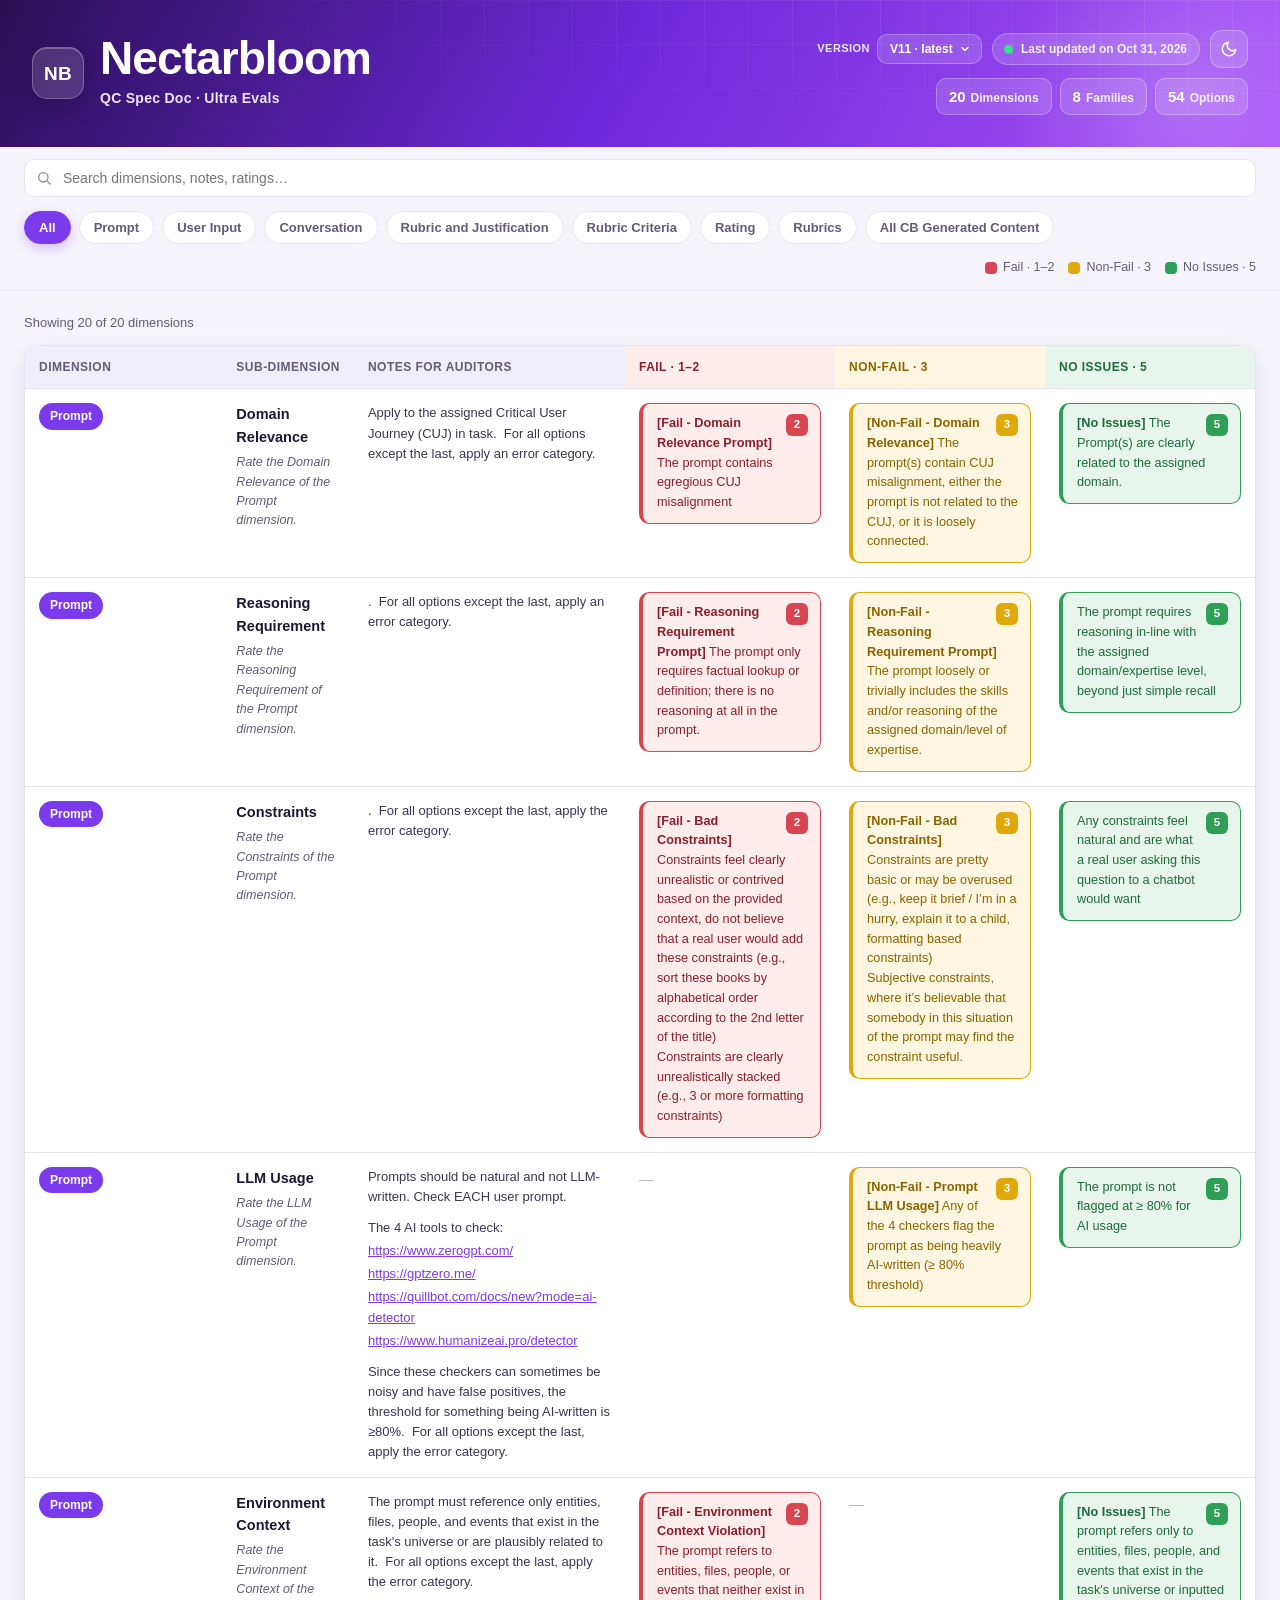
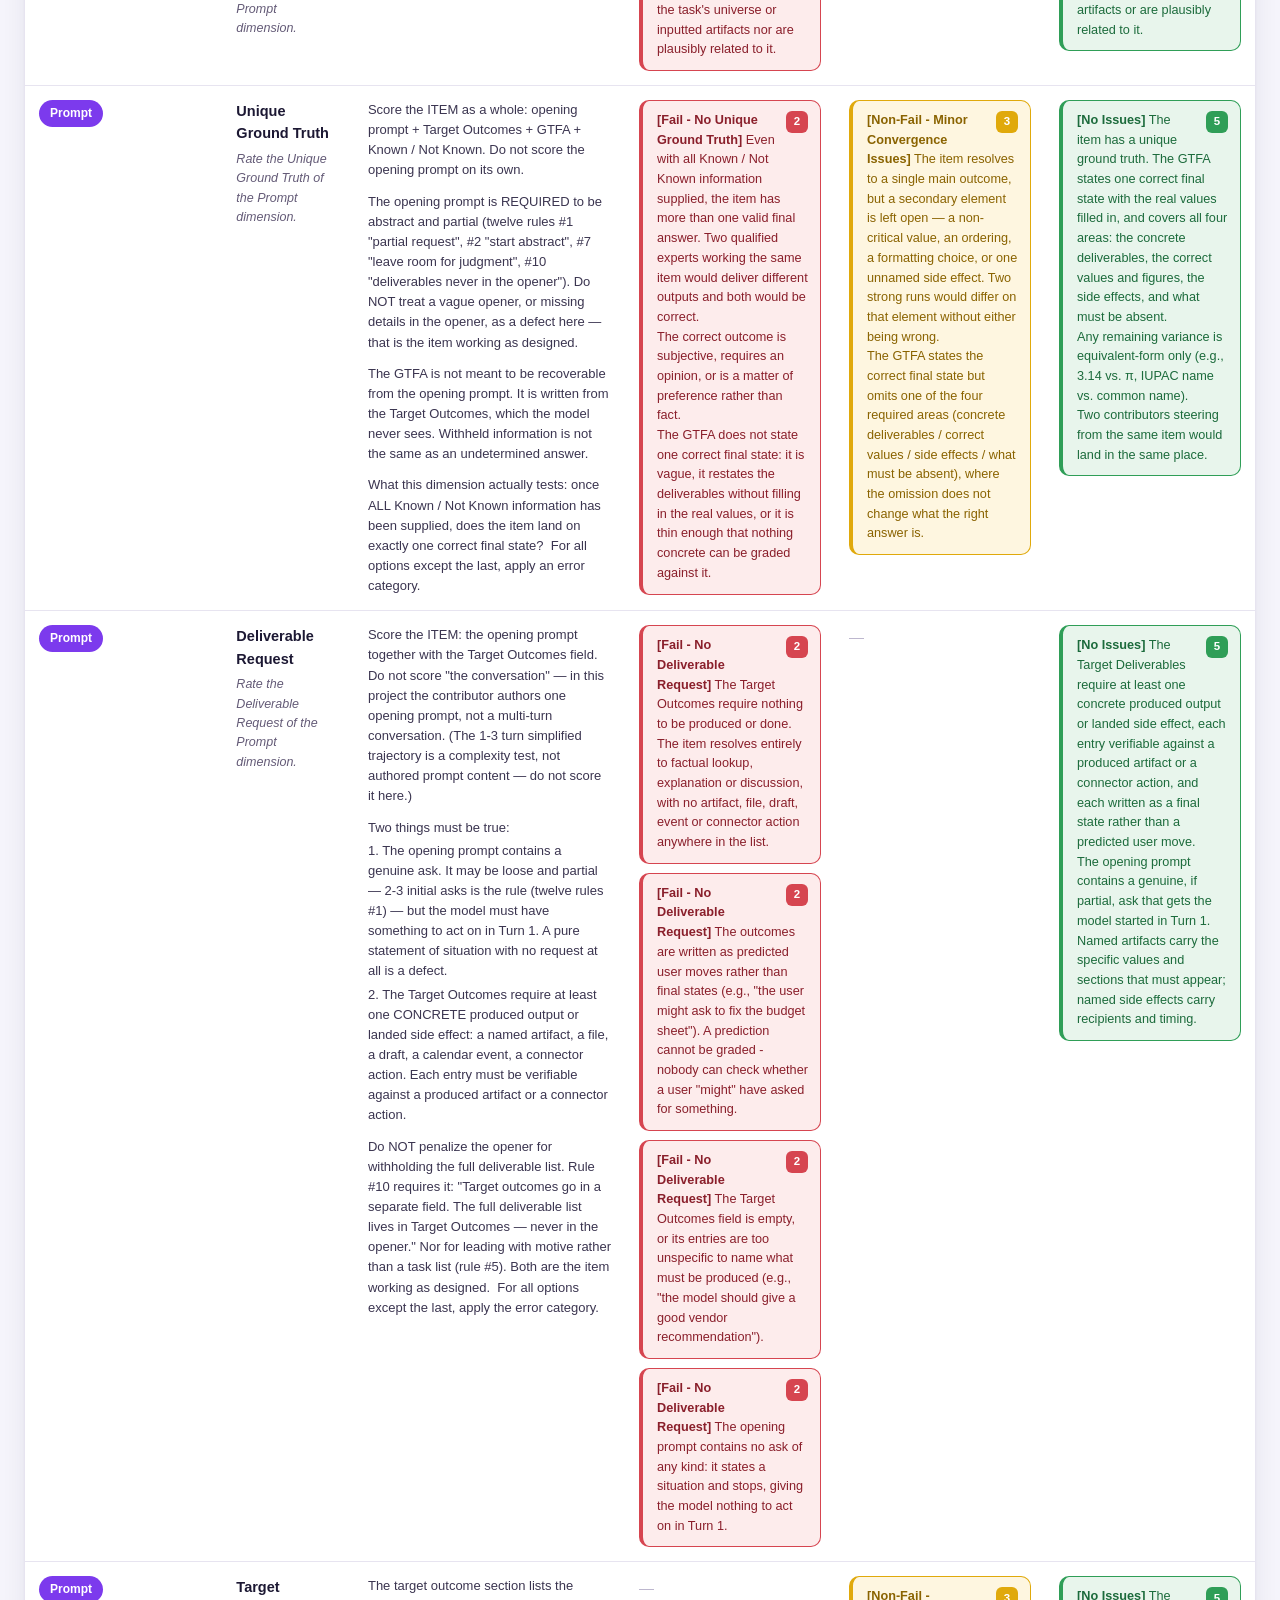
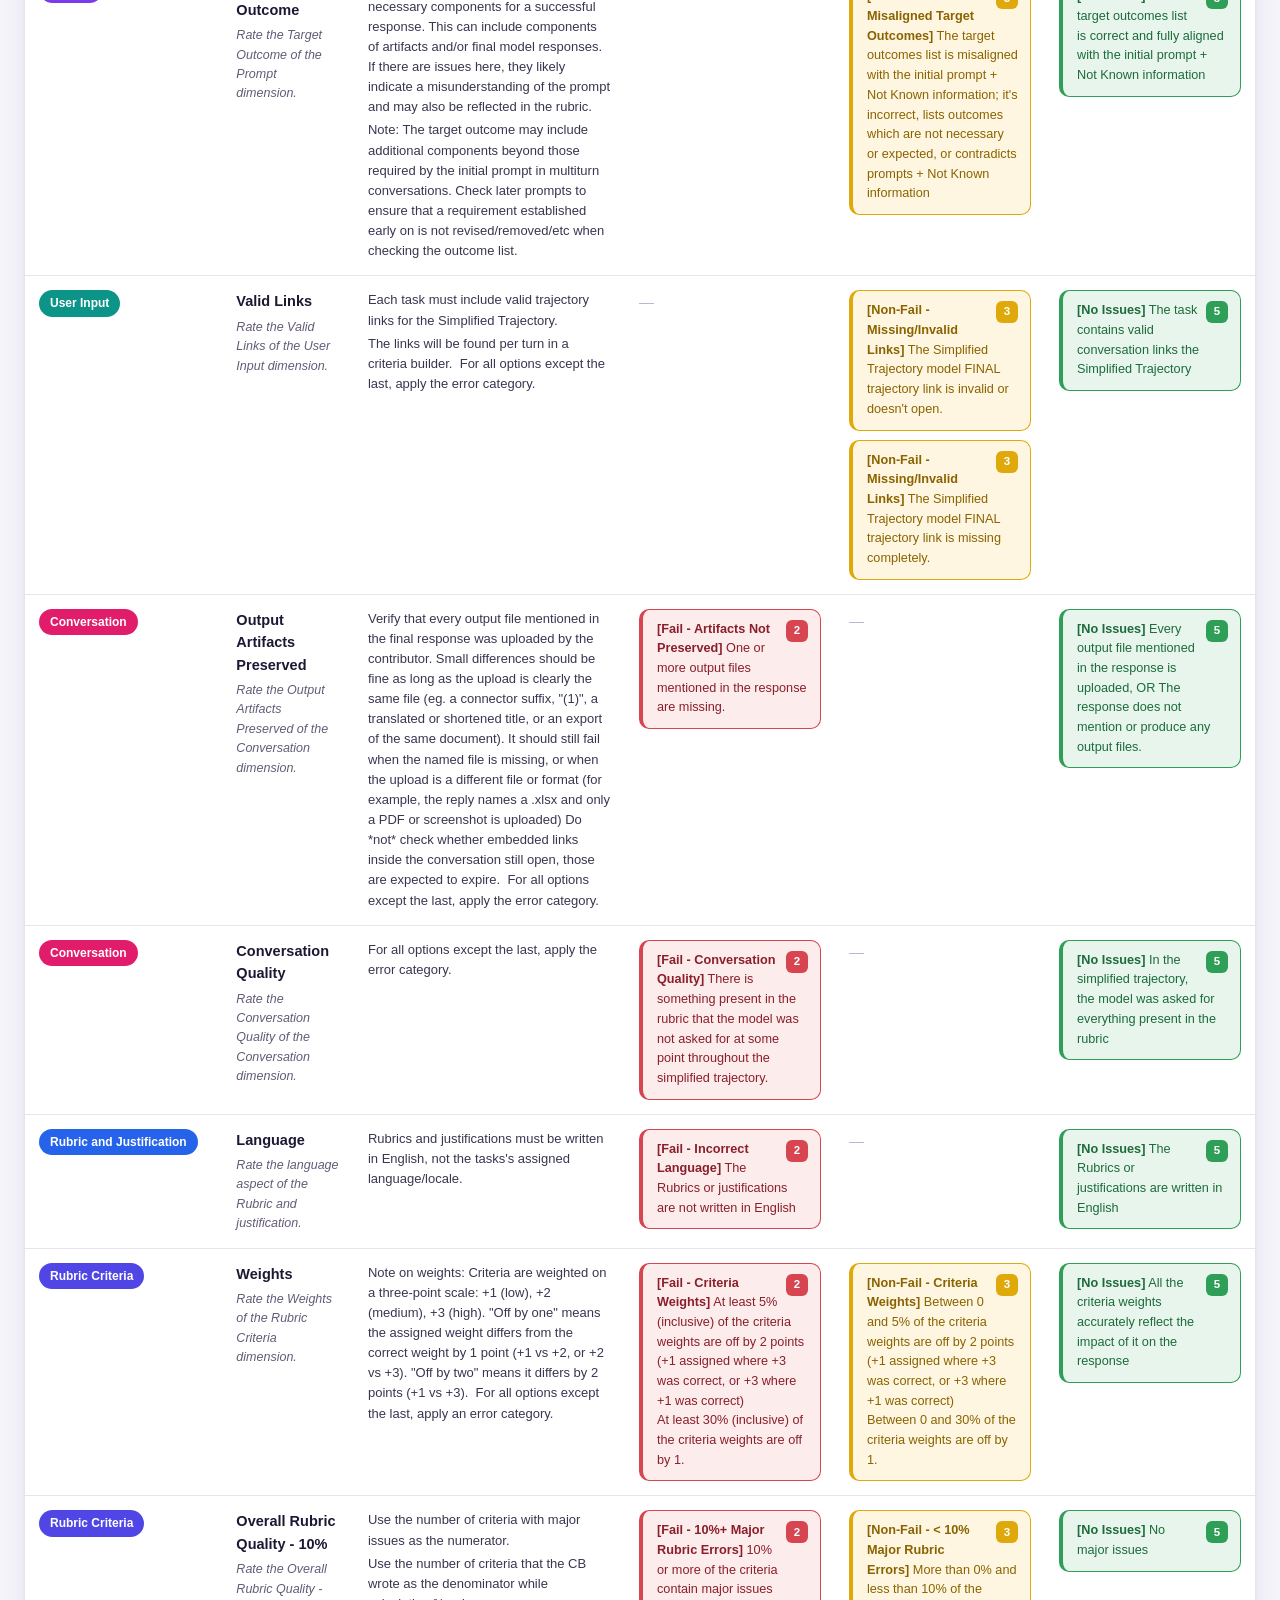
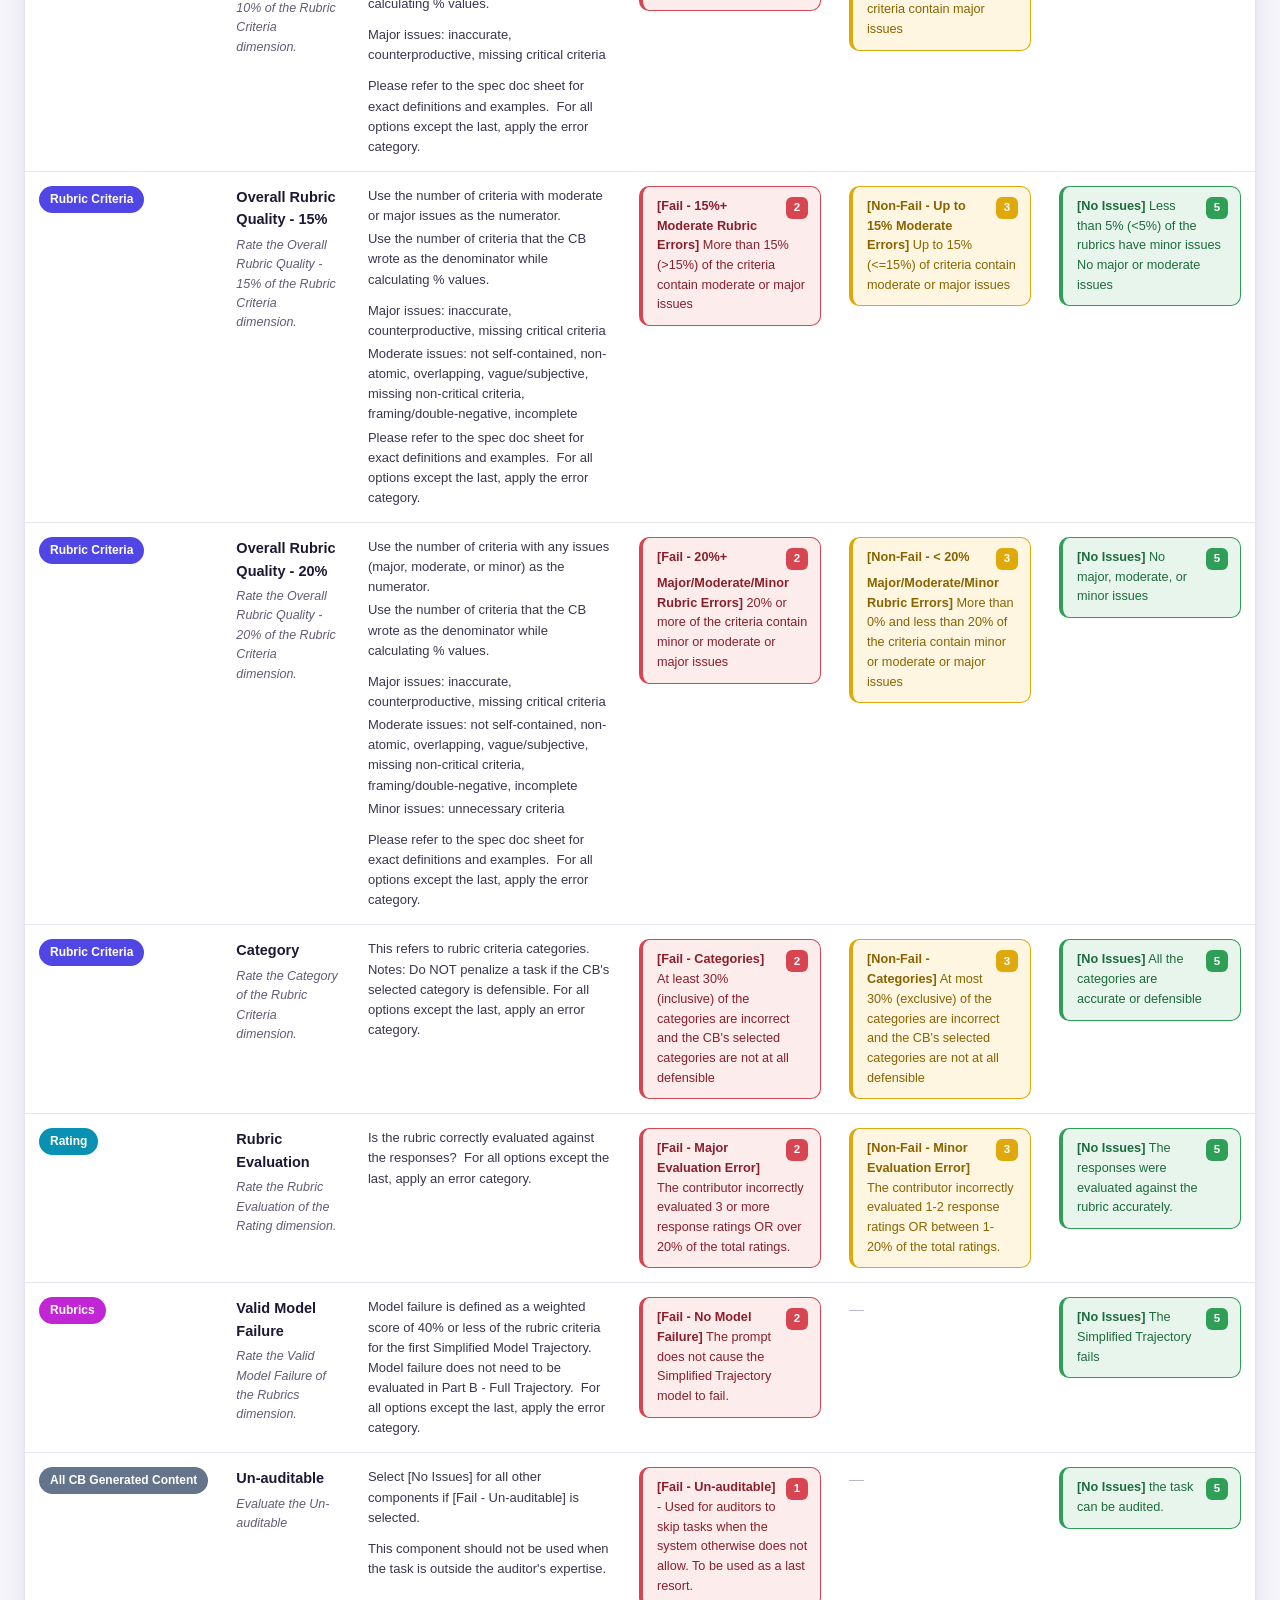
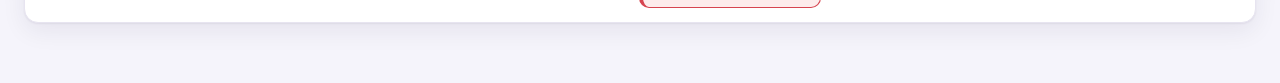
<file: index.html>
<!doctype html>
<html lang="en">
<head>
  <meta charset="utf-8">
  <link rel="icon" type="image/svg+xml" href="data:image/svg+xml,%3Csvg%20xmlns%3D%27http%3A//www.w3.org/2000/svg%27%20viewBox%3D%270%200%2032%2032%27%3E%3Crect%20width%3D%2732%27%20height%3D%2732%27%20rx%3D%277%27%20fill%3D%27%237c3aed%27/%3E%3Ctext%20x%3D%2716%27%20y%3D%2721.5%27%20text-anchor%3D%27middle%27%20font-family%3D%27Arial%2CHelvetica%2Csans-serif%27%20font-size%3D%2715%27%20font-weight%3D%27700%27%20fill%3D%27%23ffffff%27%3ENB%3C/text%3E%3C/svg%3E">
  <meta http-equiv="refresh" content="0; url=./QC-spec%20webite/QC_Spec_Doc.html">
  <link rel="canonical" href="./QC-spec%20webite/QC_Spec_Doc.html">
  <meta name="robots" content="noindex">
  <title>QC Spec Doc — Ultra Evals</title>
  <script>location.replace("./QC-spec%20webite/QC_Spec_Doc.html" + location.search + location.hash);</script>
</head>
<body>
  <p>Redirecting to <a href="./QC-spec%20webite/QC_Spec_Doc.html">QC Spec Doc</a>…</p>
</body>
</html>
</file>
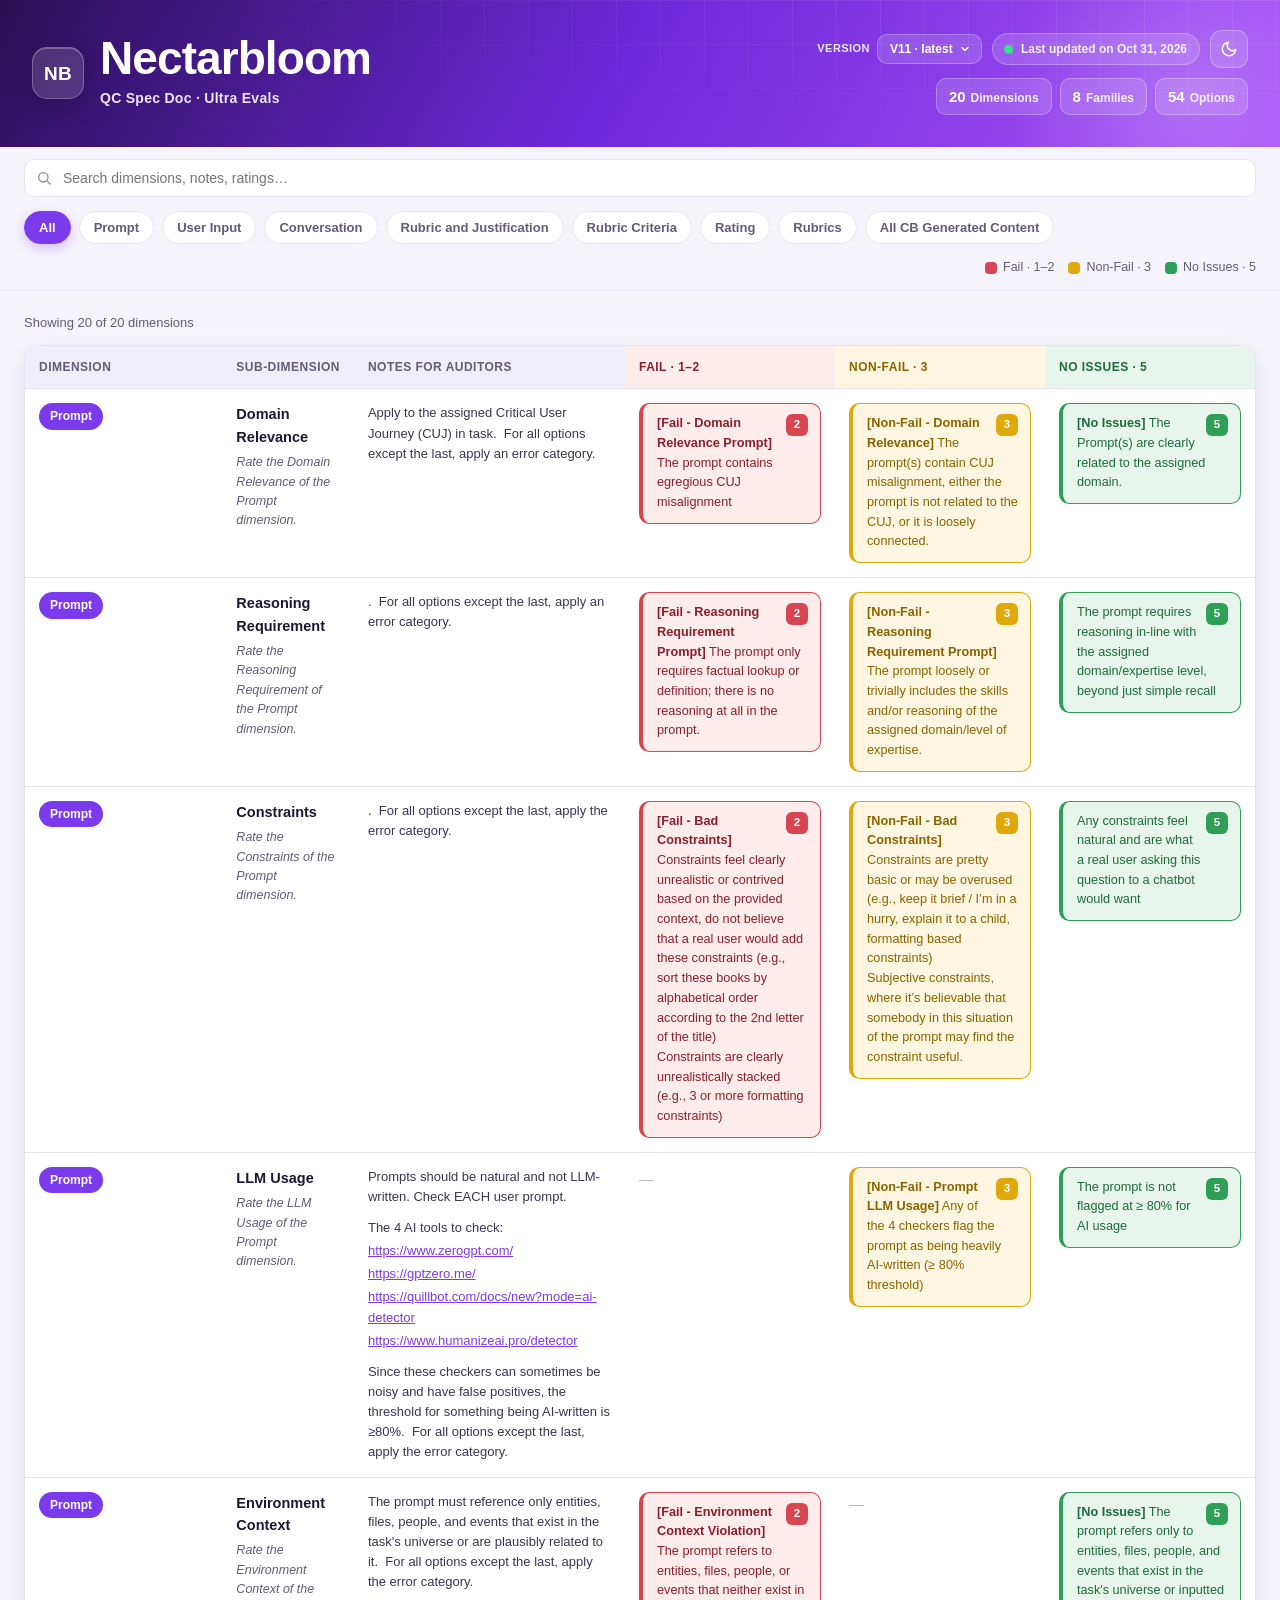
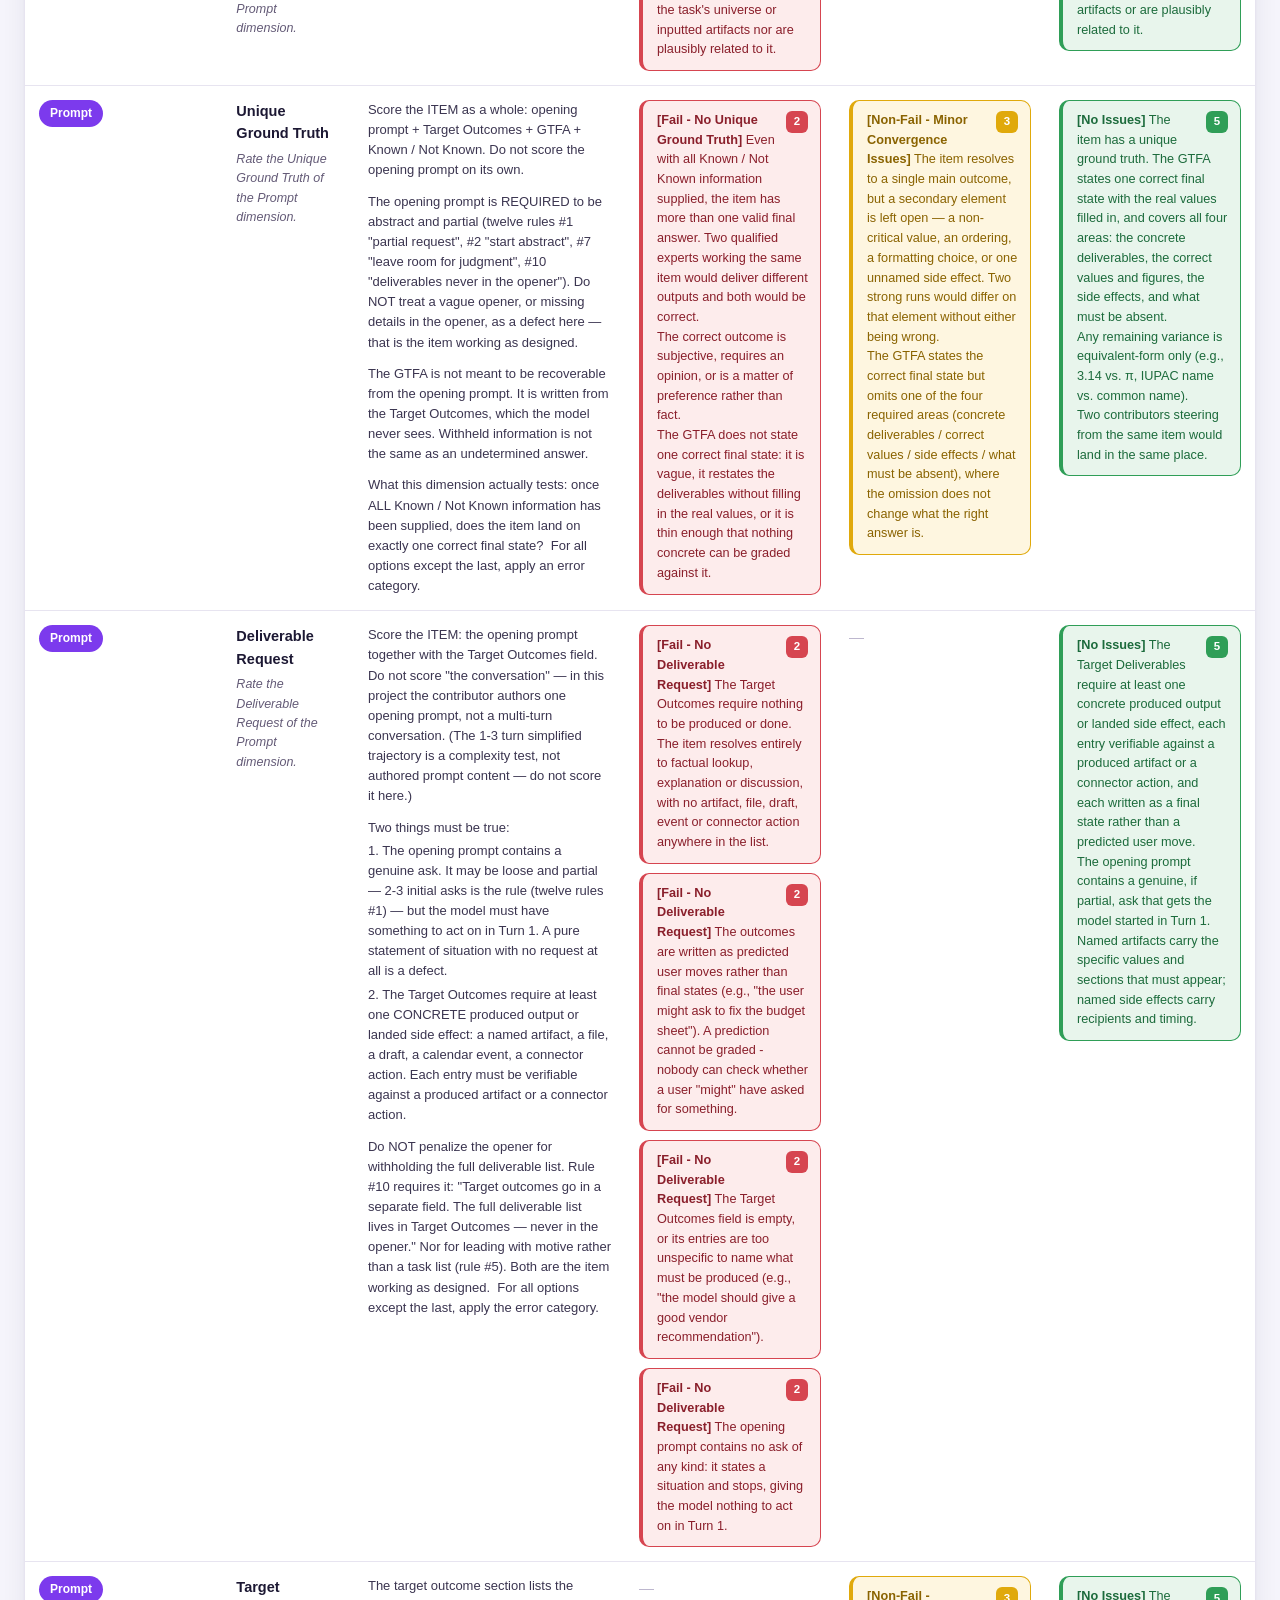
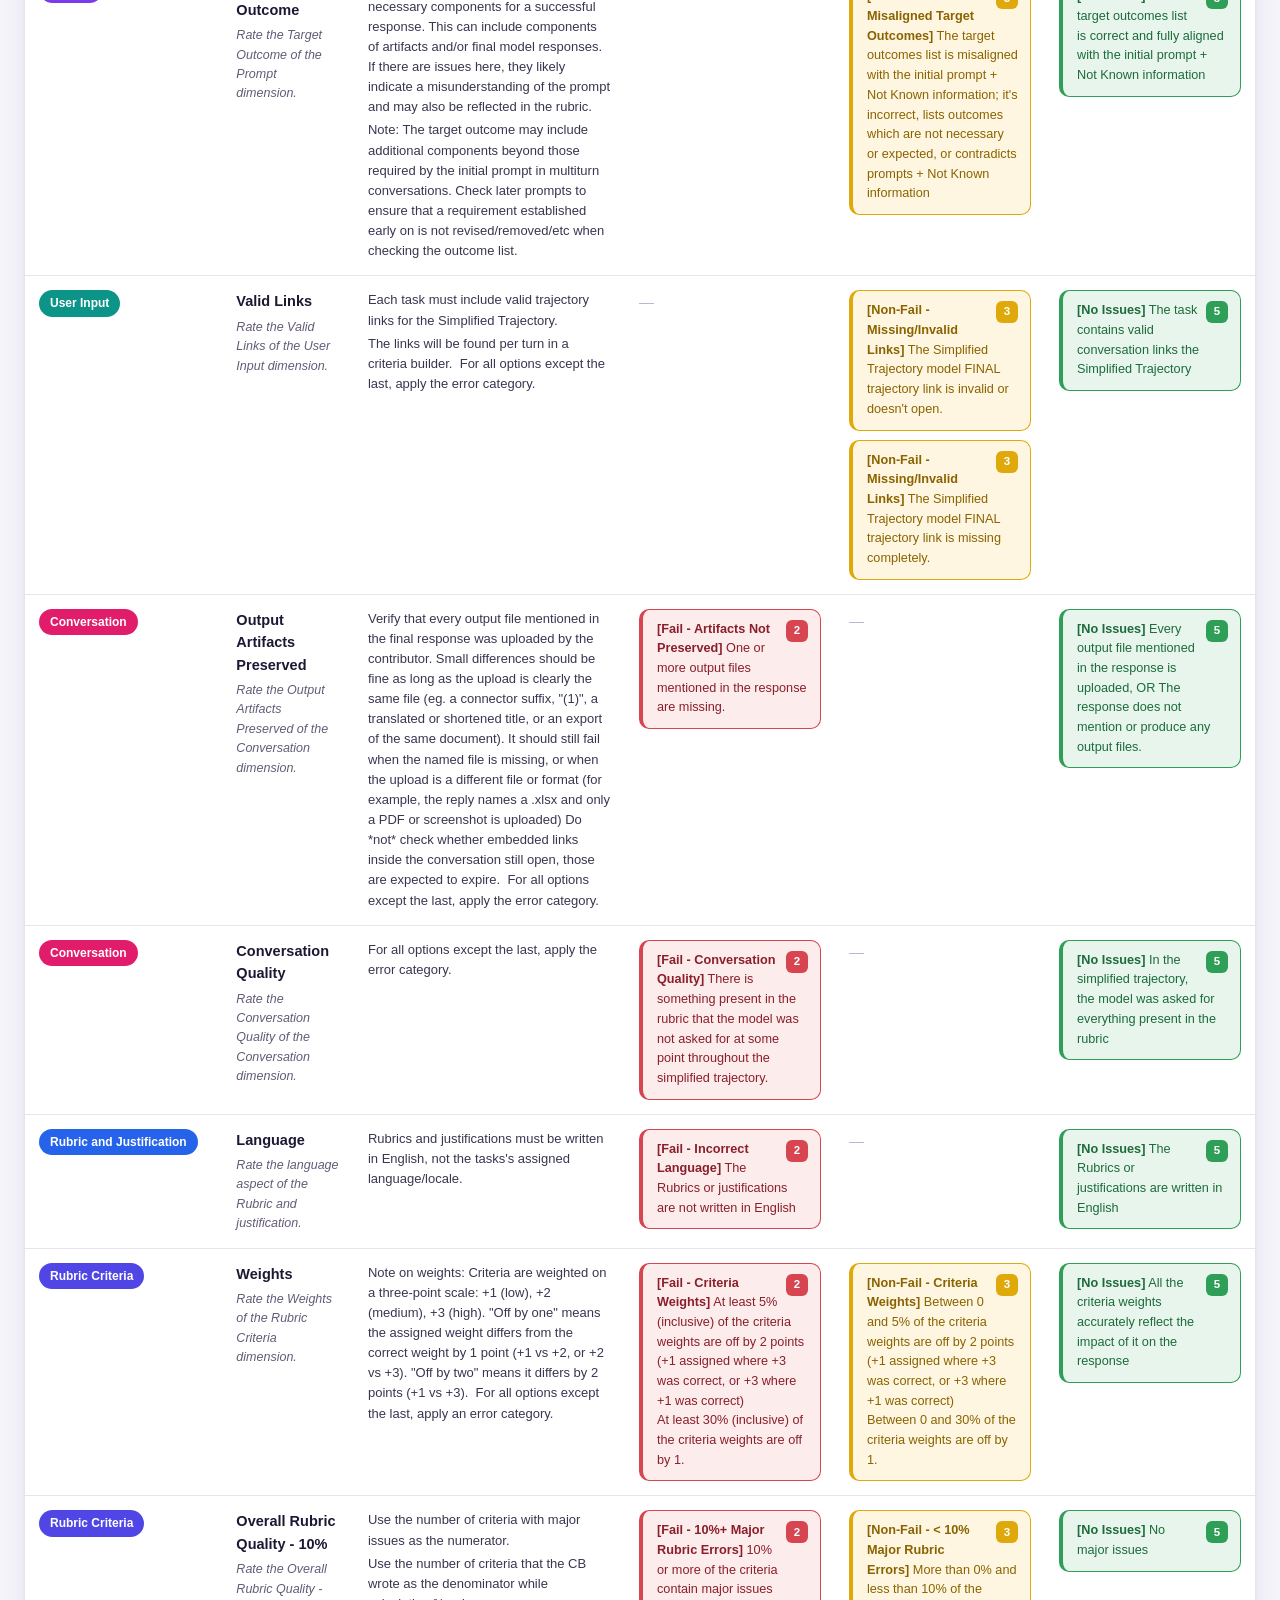
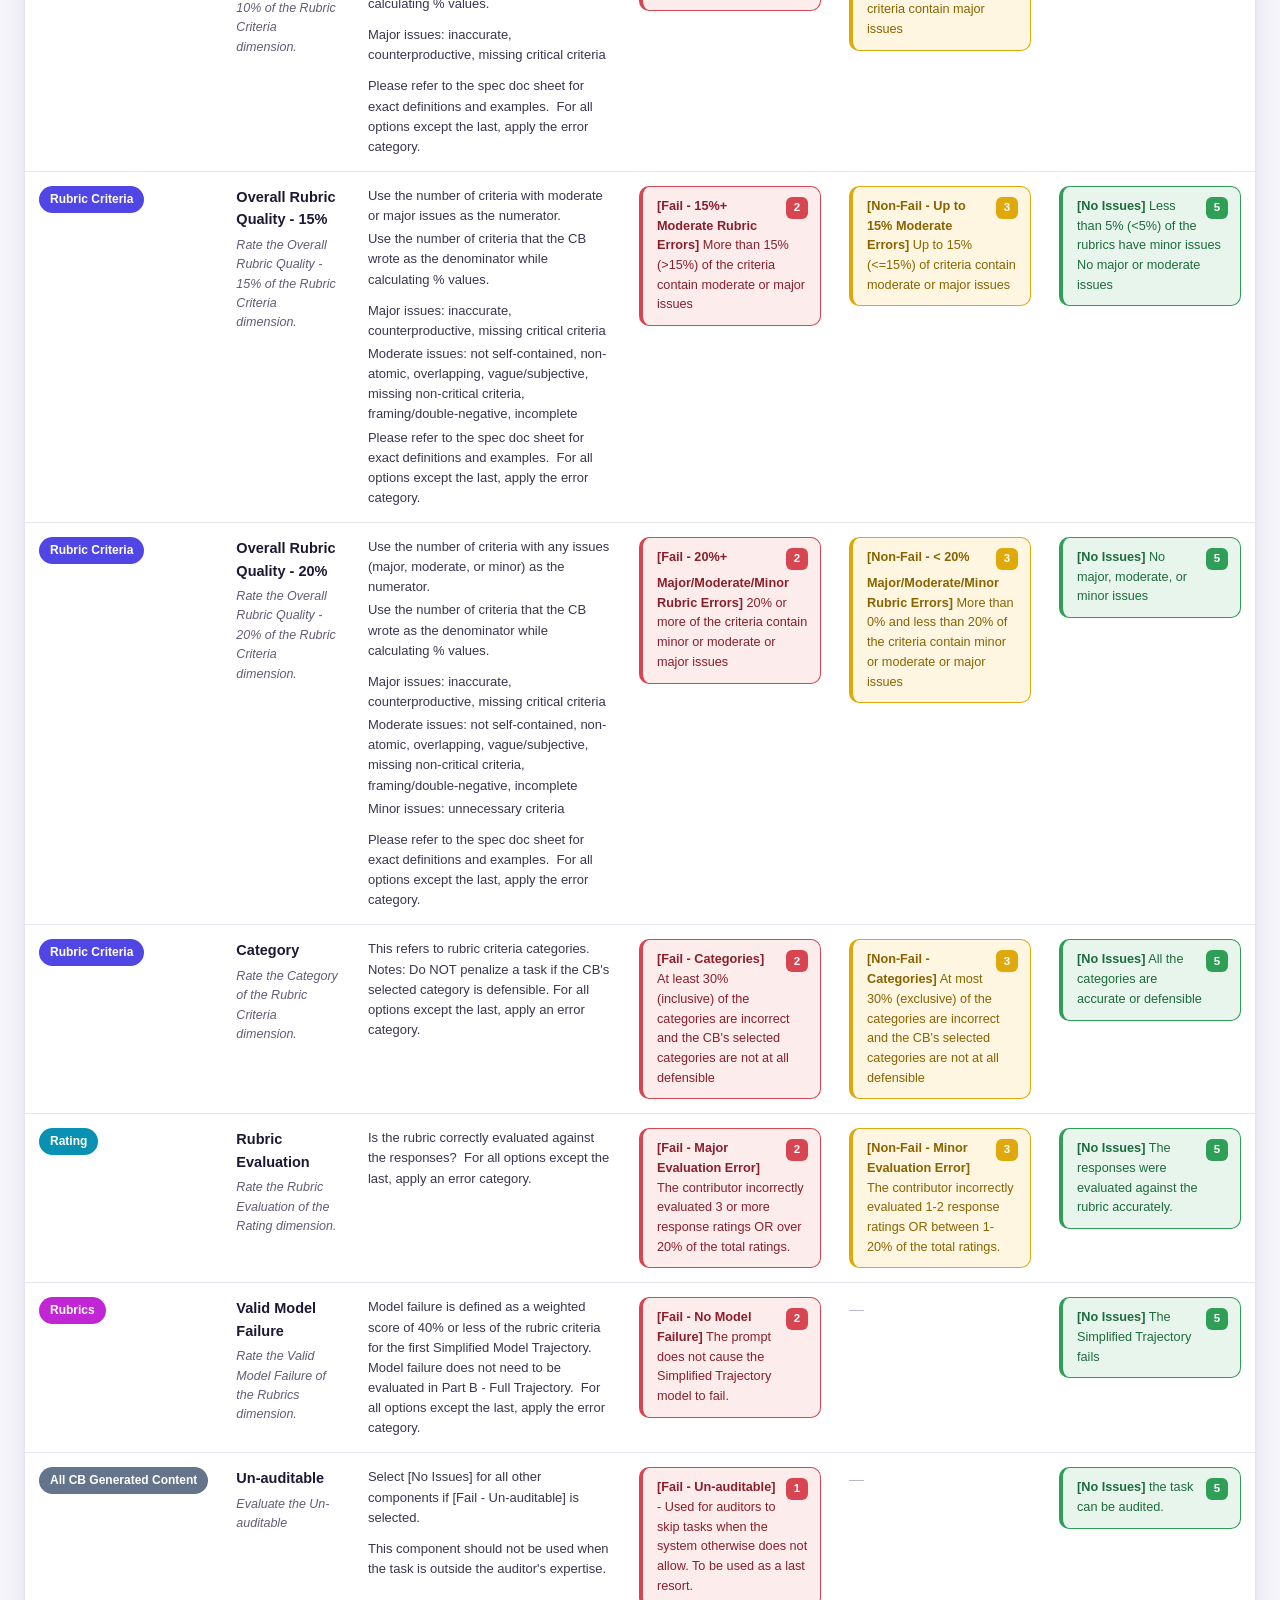
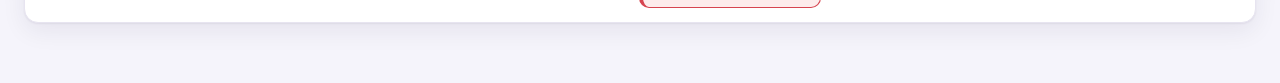
<file: QC-spec webite/index.html>
<!doctype html>
<html lang="en">
<head>
  <meta charset="utf-8">
  <link rel="icon" type="image/svg+xml" href="data:image/svg+xml,%3Csvg%20xmlns%3D%27http%3A//www.w3.org/2000/svg%27%20viewBox%3D%270%200%2032%2032%27%3E%3Crect%20width%3D%2732%27%20height%3D%2732%27%20rx%3D%277%27%20fill%3D%27%237c3aed%27/%3E%3Ctext%20x%3D%2716%27%20y%3D%2721.5%27%20text-anchor%3D%27middle%27%20font-family%3D%27Arial%2CHelvetica%2Csans-serif%27%20font-size%3D%2715%27%20font-weight%3D%27700%27%20fill%3D%27%23ffffff%27%3ENB%3C/text%3E%3C/svg%3E">
  <meta http-equiv="refresh" content="0; url=./QC_Spec_Doc.html">
  <link rel="canonical" href="./QC_Spec_Doc.html">
  <meta name="robots" content="noindex">
  <title>QC Spec Doc — Ultra Evals</title>
  <script>location.replace("./QC_Spec_Doc.html" + location.search + location.hash);</script>
</head>
<body>
  <p>Redirecting to <a href="./QC_Spec_Doc.html">QC Spec Doc</a>…</p>
</body>
</html>
</file>
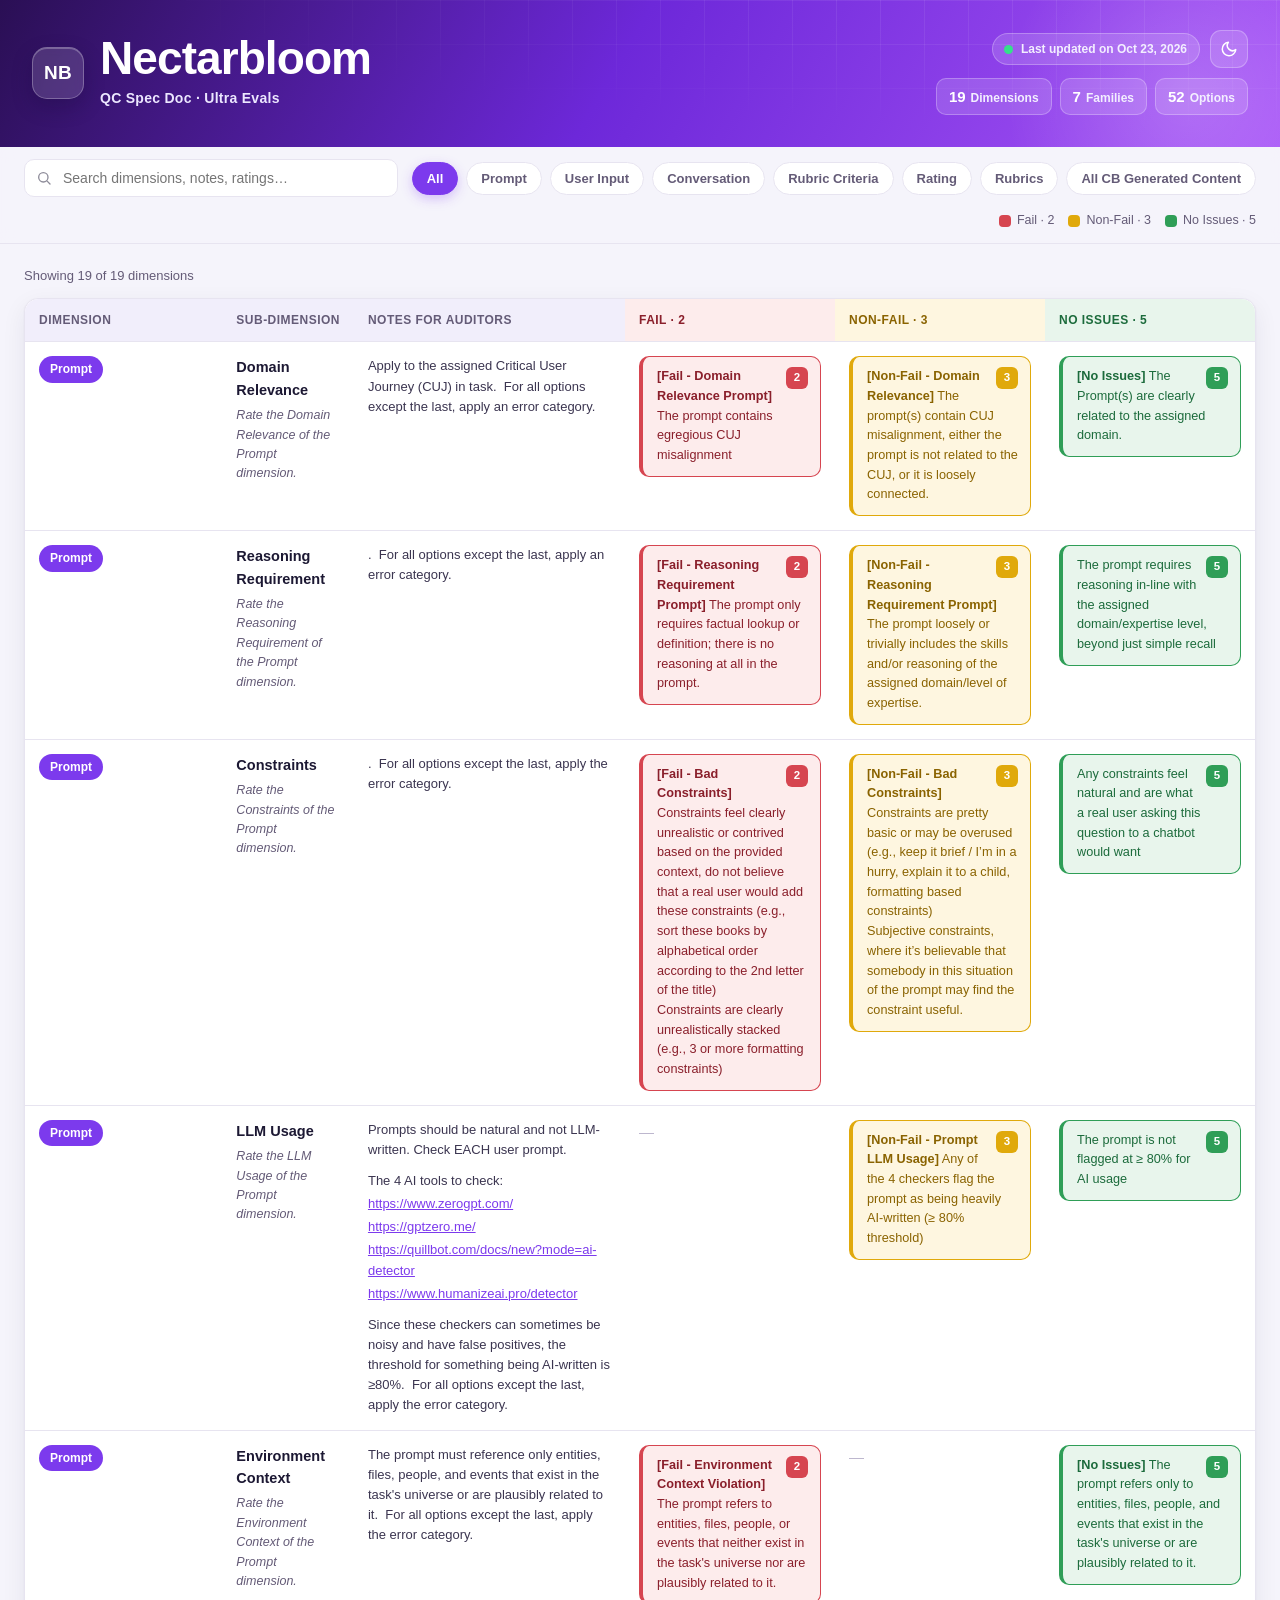
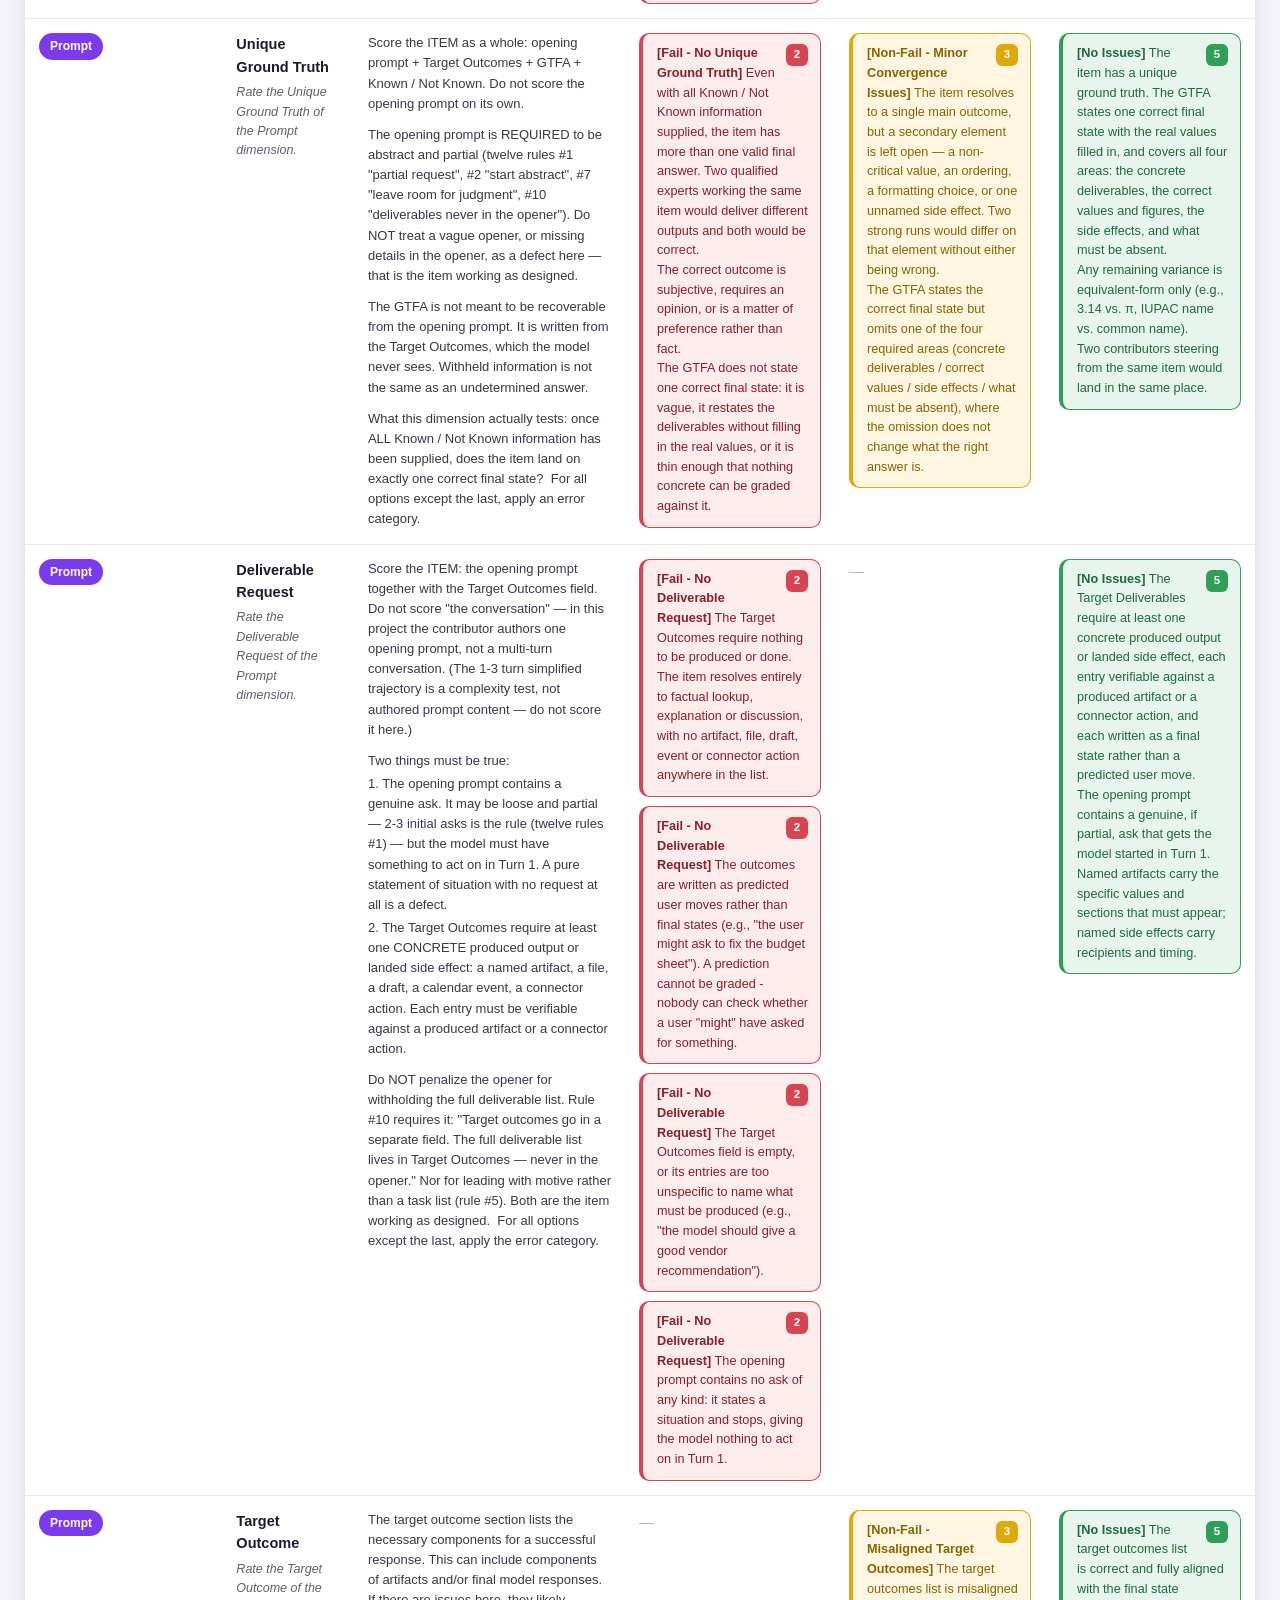
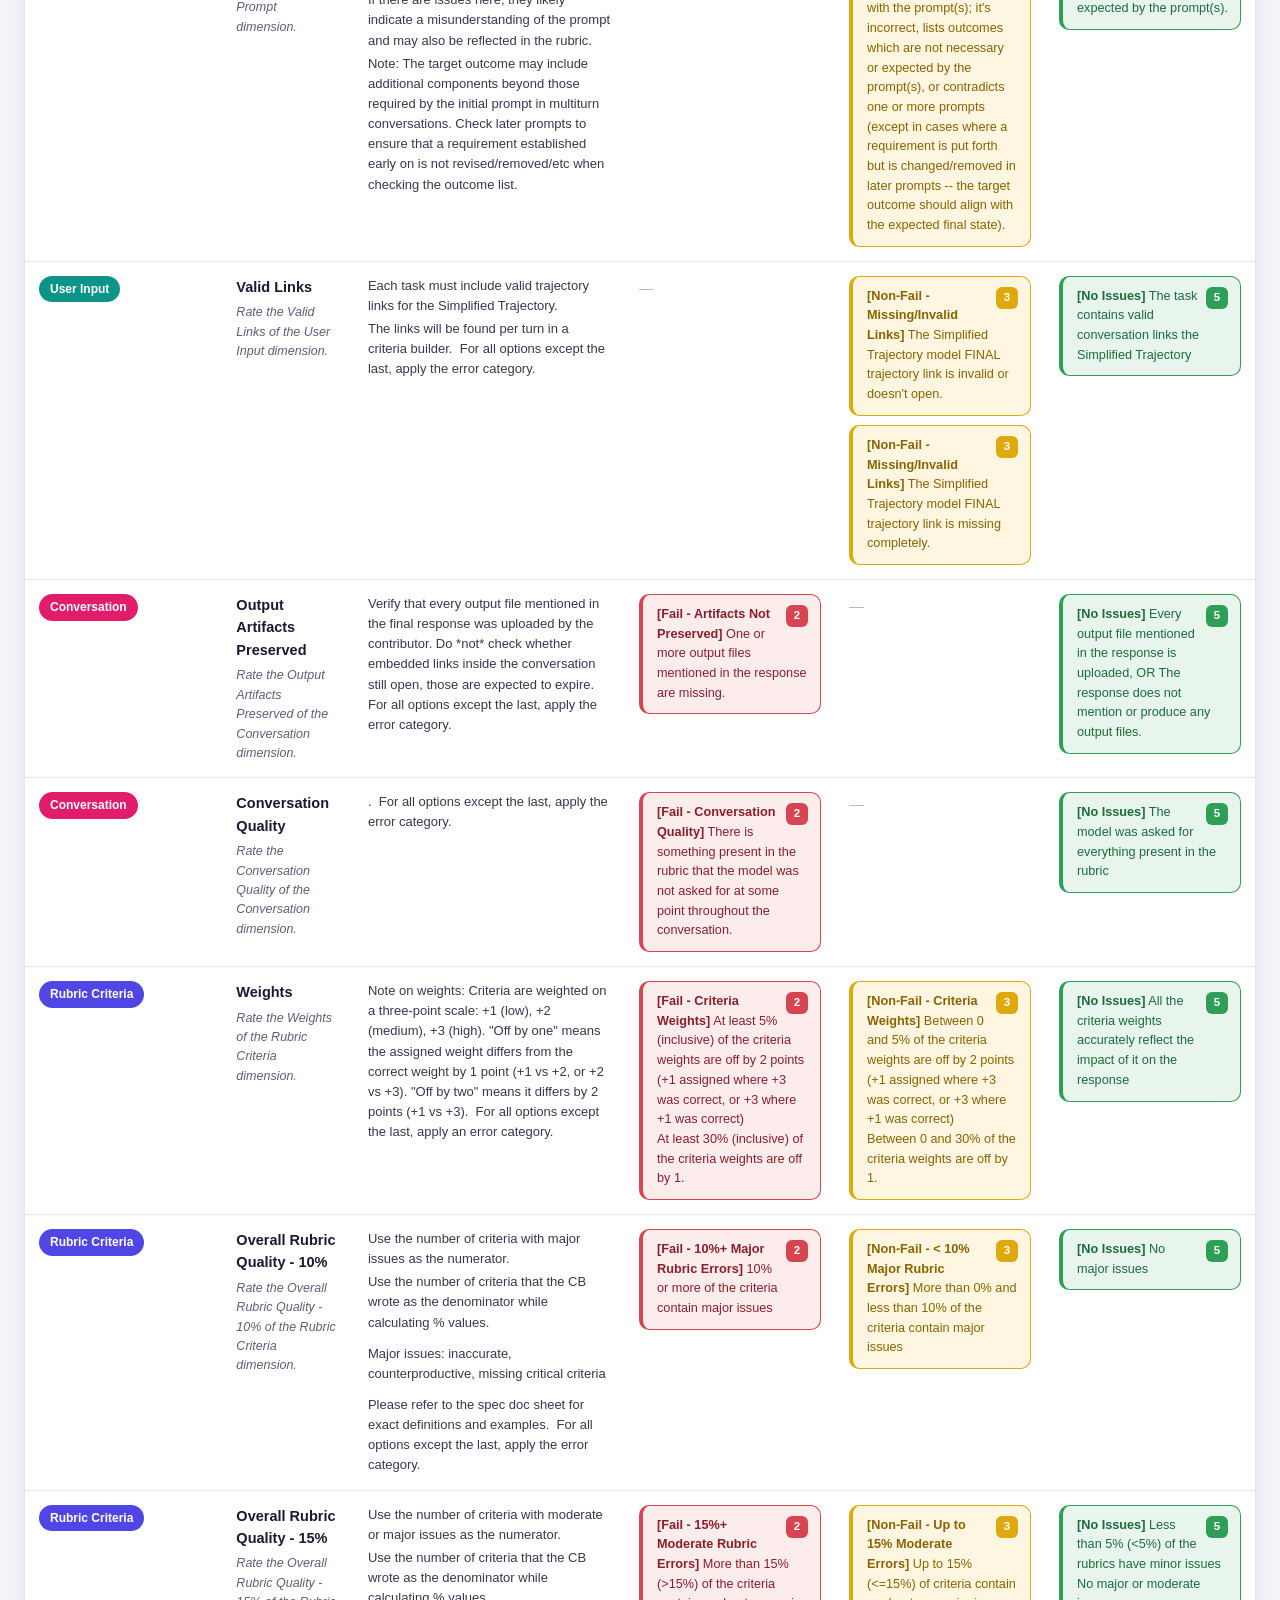
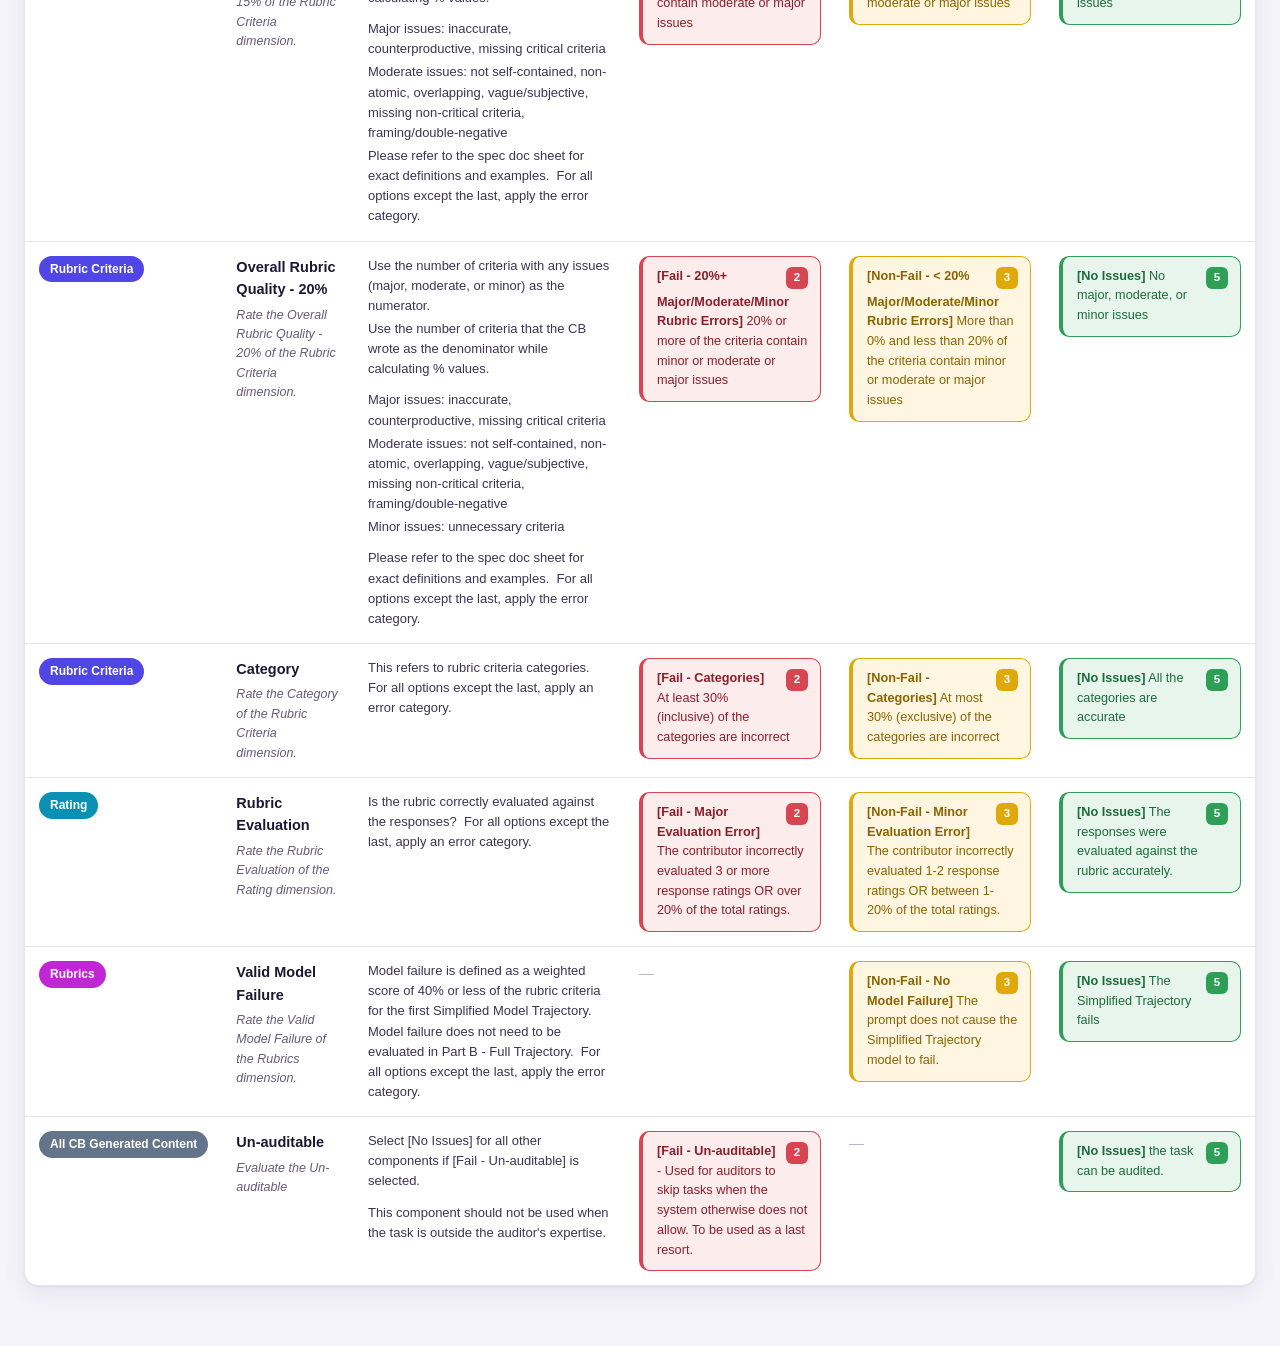
<file: QC_Spec_Doc.html>
<!DOCTYPE html>
<html lang="en">
<head>
<meta charset="utf-8">
<meta name="viewport" content="width=device-width, initial-scale=1">
<title>Nectarbloom (Ultra Evals) — QC Specification</title>
<style>

  :root {
    --bg: #f5f4fb;
    --panel: #ffffff;
    --ink: #1c1833;
    --muted: #645b77;
    --line: #e7e4f0;
    --brand: #7c3aed;
    --brand-2: #a855f7;
    --brand-ring: rgba(124,58,237,.18);
    --brand-glow: rgba(124,58,237,.28);
    --fail-bg: #fdecec; --fail-line: #d64550; --fail-ink: #8a1f2b;
    --warn-bg: #fef6e0; --warn-line: #e0a90b; --warn-ink: #8a6300;
    --pass-bg: #e8f5ec; --pass-line: #2f9e57; --pass-ink: #1c6b3c;
    --shadow: 0 1px 2px rgba(30,20,60,.06), 0 8px 24px rgba(30,20,60,.07);
    --thead-bg: #f1eefb;
    --h12-bg: #fdecec; --h34-bg: #fef6e0; --h5-bg: #e8f5ec;
    --toolbar-bg: rgba(245,244,251,.92);
    --hover: #faf8ff;
    --input-bg: #ffffff;
    --chip-bg: #ffffff;
    --notes-ink: #3b3550;
    --notes-strong: #241f3a;
    --empty-ink: #bdb7ce;
    --hero-sub: #ece7ff;
    --hero-grad: linear-gradient(120deg, #2a0f54 0%, #6d28d9 48%, #a855f7 100%);
    --hero-tile: rgba(255,255,255,.14);
    --hero-tile-line: rgba(255,255,255,.26);
    --hero-grid: rgba(255,255,255,.07);
  }
  html[data-theme="dark"] {
    --bg: #0e0f1a;
    --panel: #171826;
    --ink: #e9e7f5;
    --muted: #9b94b4;
    --line: #272637;
    --brand: #a78bfa;
    --brand-2: #c4b5fd;
    --brand-ring: rgba(167,139,250,.25);
    --brand-glow: rgba(167,139,250,.30);
    --fail-bg: rgba(214,69,80,.16); --fail-line: #e26770; --fail-ink: #ffb9bd;
    --warn-bg: rgba(224,169,11,.16); --warn-line: #e4ba42; --warn-ink: #ffdd93;
    --pass-bg: rgba(47,158,87,.18); --pass-line: #49c67d; --pass-ink: #9ee9bb;
    --shadow: 0 1px 2px rgba(0,0,0,.5), 0 10px 30px rgba(0,0,0,.4);
    --thead-bg: #1d1d2e;
    --h12-bg: rgba(214,69,80,.15); --h34-bg: rgba(224,169,11,.15); --h5-bg: rgba(47,158,87,.16);
    --toolbar-bg: rgba(14,15,26,.86);
    --hover: #1d1e2f;
    --input-bg: #12121f;
    --chip-bg: #1b1b2a;
    --notes-ink: #c4bed8;
    --notes-strong: #ece9f8;
    --empty-ink: #565070;
    --hero-sub: #ece7ff;
    --hero-grad: linear-gradient(120deg, #1e0b3d 0%, #5b21b6 48%, #7c3aed 100%);
    --hero-tile: rgba(255,255,255,.12);
    --hero-tile-line: rgba(255,255,255,.22);
    --hero-grid: rgba(255,255,255,.06);
  }
  * { box-sizing: border-box; }
  html { scroll-behavior: smooth; }
  body {
    margin: 0; background: var(--bg); color: var(--ink);
    font: 15px/1.55 -apple-system, BlinkMacSystemFont, "Segoe UI", Roboto, Helvetica, Arial, sans-serif;
    -webkit-font-smoothing: antialiased; text-rendering: optimizeLegibility;
  }
  a { color: var(--brand); }

  header.top {
    position: relative; overflow: hidden; color: #fff;
    background: var(--hero-grad); padding: 30px 32px 32px;
  }
  header.top::before {
    content: ""; position: absolute; inset: 0; pointer-events: none;
    background:
      linear-gradient(var(--hero-grid) 1px, transparent 1px),
      linear-gradient(90deg, var(--hero-grid) 1px, transparent 1px);
    background-size: 44px 44px, 44px 44px;
    -webkit-mask-image: radial-gradient(120% 120% at 100% 0, #000 30%, transparent 75%);
            mask-image: radial-gradient(120% 120% at 100% 0, #000 30%, transparent 75%);
  }
  header.top::after {
    content: ""; position: absolute; right: -120px; bottom: -160px; width: 420px; height: 420px;
    pointer-events: none; border-radius: 50%;
    background: radial-gradient(circle, rgba(255,255,255,.18), transparent 62%);
  }
  .top-inner {
    position: relative; z-index: 1; max-width: 1500px; margin: 0 auto;
    display: flex; align-items: center; justify-content: space-between; gap: 22px; flex-wrap: wrap;
  }
  .brand { display: flex; align-items: center; gap: 16px; min-width: 0; }
  .logo {
    flex: none; width: 52px; height: 52px; border-radius: 15px;
    display: grid; place-items: center; font-weight: 800; font-size: 19px; letter-spacing: .01em;
    background: var(--hero-tile); border: 1px solid var(--hero-tile-line);
    box-shadow: inset 0 1px 0 rgba(255,255,255,.25), 0 8px 20px rgba(20,8,50,.25);
    -webkit-backdrop-filter: blur(4px); backdrop-filter: blur(4px);
  }
  .brand-text { min-width: 0; }
  .hero-title {
    margin: 0; font-weight: 800; line-height: 1; letter-spacing: -.02em;
    font-size: clamp(28px, 4vw, 46px);
  }
  .hero-sub {
    margin: 7px 0 0; font-weight: 600; color: var(--hero-sub);
    font-size: clamp(12px, 1.4vw, 14px); letter-spacing: .02em;
  }
  .hero-meta { display: flex; flex-direction: column; align-items: flex-end; gap: 10px; }
  .hero-row { display: flex; align-items: center; gap: 10px; }
  .theme-toggle {
    width: 38px; height: 38px; border-radius: 11px; cursor: pointer; color: #fff;
    display: grid; place-items: center;
    background: var(--hero-tile); border: 1px solid var(--hero-tile-line);
    transition: background .18s, transform .18s;
  }
  .theme-toggle:hover { background: rgba(255,255,255,.24); transform: translateY(-1px); }
  .theme-toggle svg { display: none; }
  html[data-theme="light"] .theme-toggle .i-moon { display: block; }
  html[data-theme="dark"]  .theme-toggle .i-sun  { display: block; }
  .updated {
    display: inline-flex; align-items: center; gap: 8px; white-space: nowrap;
    padding: 6px 12px 6px 11px; border-radius: 999px;
    background: var(--hero-tile); border: 1px solid var(--hero-tile-line);
    color: #f3efff; font-size: 12px; font-weight: 600;
  }
  .live-dot {
    width: 9px; height: 9px; border-radius: 50%; background: #34e08a; flex: none;
    box-shadow: 0 0 0 0 rgba(52,224,138,.7); animation: pulse 1.5s ease-in-out infinite;
  }
  @keyframes pulse {
    0%   { box-shadow: 0 0 0 0 rgba(52,224,138,.65); opacity: 1; }
    70%  { box-shadow: 0 0 0 8px rgba(52,224,138,0); opacity: .45; }
    100% { box-shadow: 0 0 0 0 rgba(52,224,138,0); opacity: 1; }
  }
  @media (prefers-reduced-motion: reduce) { .live-dot { animation: none; } }
  .stats { display: flex; gap: 8px; flex-wrap: wrap; justify-content: flex-end; }
  .stat {
    display: inline-flex; align-items: baseline; gap: 5px;
    padding: 6px 12px; border-radius: 10px;
    background: var(--hero-tile); border: 1px solid var(--hero-tile-line); color: #f3efff;
    font-size: 12px; font-weight: 600;
  }
  .stat strong { font-size: 15px; font-weight: 800; color: #fff; }
  @media (max-width: 760px) {
    .top-inner { align-items: flex-start; }
    .hero-meta { align-items: flex-start; width: 100%; }
    .stats { justify-content: flex-start; }
  }

  .toolbar {
    position: sticky; top: 0; z-index: 30; background: var(--toolbar-bg);
    backdrop-filter: saturate(1.4) blur(8px); border-bottom: 1px solid var(--line);
    padding: 12px 24px;
  }
  .toolbar-inner { max-width: 1500px; margin: 0 auto; display: flex; gap: 14px; flex-wrap: wrap; align-items: center; }
  .search { flex: 1 1 280px; position: relative; min-width: 220px; }
  .search input {
    width: 100%; padding: 10px 14px 10px 38px; border: 1px solid var(--line);
    border-radius: 10px; font-size: 14px; background: var(--input-bg); color: var(--ink);
    outline: none; transition: border-color .18s, box-shadow .18s;
  }
  .search input:focus { border-color: var(--brand); box-shadow: 0 0 0 3px var(--brand-ring); }
  .search svg { position: absolute; left: 12px; top: 50%; transform: translateY(-50%); opacity: .5; }
  .chips { display: flex; gap: 8px; flex-wrap: wrap; }
  .chip-btn {
    border: 1px solid var(--line); background: var(--chip-bg); color: var(--muted);
    padding: 8px 14px; border-radius: 999px; font-size: 13px; font-weight: 600;
    cursor: pointer; transition: all .16s ease;
  }
  .chip-btn:hover { border-color: var(--brand); color: var(--brand); }
  .chip-btn.active { background: var(--brand); border-color: var(--brand); color: #fff; box-shadow: 0 4px 12px var(--brand-glow); }
  .legend { display: flex; gap: 14px; flex-wrap: wrap; margin-left: auto; align-items: center; font-size: 12.5px; color: var(--muted); }
  .legend span { display: inline-flex; align-items: center; gap: 6px; }
  .dot { width: 12px; height: 12px; border-radius: 4px; display: inline-block; }
  .dot.fail { background: var(--fail-line); }
  .dot.warn { background: var(--warn-line); }
  .dot.pass { background: var(--pass-line); }

  main { max-width: 1500px; margin: 22px auto 60px; padding: 0 24px; }
  .count { color: var(--muted); font-size: 13px; margin: 0 0 12px; }

  .table-wrap { background: var(--panel); border: 1px solid var(--line); border-radius: 14px; box-shadow: var(--shadow); }
  table { width: 100%; border-collapse: collapse; }
  thead th {
    position: sticky; top: var(--thead-top, 64px); z-index: 15; text-align: left; font-size: 12px;
    letter-spacing: .04em; text-transform: uppercase; color: var(--muted);
    background: var(--thead-bg); padding: 12px 14px; border-bottom: 1px solid var(--line); white-space: nowrap;
  }
  thead th:first-child { border-top-left-radius: 14px; }
  thead th:last-child { border-top-right-radius: 14px; }
  thead th.h12 { background: var(--h12-bg); color: var(--fail-ink); }
  thead th.h34 { background: var(--h34-bg); color: var(--warn-ink); }
  thead th.h5  { background: var(--h5-bg); color: var(--pass-ink); }
  tbody td { padding: 14px; border-bottom: 1px solid var(--line); vertical-align: top; }
  tbody tr { transition: background .14s ease; }
  tbody tr:hover { background: var(--hover); }
  tbody tr:last-child td { border-bottom: none; }

  .c-dim { width: 132px; }
  .c-sub { width: 190px; }
  .c-notes { width: 30%; min-width: 260px; }
  .c-opts { width: 17%; min-width: 210px; }

  .badge { display: inline-block; padding: 4px 11px; border-radius: 999px; font-size: 12px; font-weight: 700; color: #fff; white-space: nowrap; }
  .fam-prompt { background: #7c3aed; }
  .fam-user-input { background: #0d9488; }
  .fam-conversation { background: #e11d6b; }
  .fam-rubric-criteria { background: #4f46e5; }
  .fam-rating { background: #0891b2; }
  .fam-rubrics { background: #c026d3; }
  .fam-all-cb-generated-content { background: #64748b; }

  .sub-title { font-weight: 700; font-size: 14.5px; color: var(--ink); }
  .qtext { margin-top: 5px; font-size: 12.5px; color: var(--muted); font-style: italic; }
  .notes-body { font-size: 13px; color: var(--notes-ink); }
  .note-para { margin: 0 0 11px; }
  .note-para:last-child { margin-bottom: 0; }
  .note-line { white-space: pre-wrap; }
  .note-line + .note-line { margin-top: 3px; }
  .note-list { margin: 7px 0; }
  .note-li { white-space: pre-wrap; padding-left: 18px; text-indent: -12px; margin: 4px 0; }
  .notes-body strong { font-weight: 700; color: var(--notes-strong); letter-spacing: .01em; }
  .empty { color: var(--empty-ink); }

  .opt {
    position: relative; border-radius: 10px; padding: 10px 12px 10px 14px; margin-bottom: 9px;
    border: 1px solid transparent; border-left-width: 4px; font-size: 12.7px;
  }
  .opt:last-child { margin-bottom: 0; }
  .opt .opt-text { white-space: pre-wrap; }
  .opt .opt-label { font-weight: 800; }
  .opt .chip {
    display: inline-flex; align-items: center; justify-content: center; float: right;
    min-width: 22px; height: 22px; padding: 0 6px; margin: 0 0 4px 8px; border-radius: 6px;
    font-weight: 800; font-size: 11.5px; color: #fff;
  }
  .opt.fail { background: var(--fail-bg); border-color: var(--fail-line); color: var(--fail-ink); }
  .opt.fail .chip { background: var(--fail-line); }
  .opt.warn { background: var(--warn-bg); border-color: var(--warn-line); color: var(--warn-ink); }
  .opt.warn .chip { background: var(--warn-line); }
  .opt.pass { background: var(--pass-bg); border-color: var(--pass-line); color: var(--pass-ink); }
  .opt.pass .chip { background: var(--pass-line); }

  .no-results { display: none; padding: 40px; text-align: center; color: var(--muted); }

  .tbody { animation: fade .4s ease both; }
  @keyframes fade { from { opacity: 0; } to { opacity: 1; } }

  @media (max-width: 980px) {
    thead { display: none; }
    table, tbody, tr, td { display: block; width: 100%; }
    tbody tr { border: 1px solid var(--line); border-radius: 12px; margin: 14px; box-shadow: var(--shadow); overflow: hidden; }
    tbody tr:hover { background: var(--panel); }
    tbody td { border-bottom: 1px solid var(--line); padding: 12px 14px; }
    tbody td:last-child { border-bottom: none; }
    td[data-label]::before {
      content: attr(data-label); display: block; font-size: 11px; font-weight: 700;
      letter-spacing: .04em; text-transform: uppercase; color: var(--muted); margin-bottom: 7px;
    }
    .c-dim, .c-sub, .c-notes, .c-opts { width: auto; min-width: 0; }
    .col-12[data-label]::before { color: var(--fail-ink); }
    .col-34[data-label]::before { color: var(--warn-ink); }
    .col-5[data-label]::before { color: var(--pass-ink); }
    .toolbar { position: static; }
    thead th { top: 0; }
  }
  @media (max-width: 620px) {
    header.top { padding: 22px 16px; }
    .toolbar, main { padding-left: 14px; padding-right: 14px; }
    .legend { margin-left: 0; }
  }

</style>
<script>
(function(){try{var s=localStorage.getItem('qc-theme');var d=s||((window.matchMedia&&matchMedia('(prefers-color-scheme: dark)').matches)?'dark':'light');document.documentElement.setAttribute('data-theme',d);}catch(e){document.documentElement.setAttribute('data-theme','light');}})();
</script>
</head>
<body>
<header class="top">
  <div class="top-inner">
    <div class="brand">
      <div class="logo">NB</div>
      <div class="brand-text">
        <h1 class="hero-title">Nectarbloom</h1>
        <div class="hero-sub">QC Spec Doc · Ultra Evals</div>
      </div>
    </div>
    <div class="hero-meta">
      <div class="hero-row">
        <div class="updated"><span class="live-dot"></span><span id="lastUpdated">Last updated on Oct 23, 2026</span></div>
        <button class="theme-toggle" id="themeToggle" type="button" title="Toggle light / dark" aria-label="Toggle light / dark">
          <svg class="i-sun" width="18" height="18" viewBox="0 0 24 24" fill="none" stroke="currentColor" stroke-width="2" stroke-linecap="round" stroke-linejoin="round"><circle cx="12" cy="12" r="4"/><path d="M12 2v2M12 20v2M4.9 4.9l1.4 1.4M17.7 17.7l1.4 1.4M2 12h2M20 12h2M4.9 19.1l1.4-1.4M17.7 6.3l1.4-1.4"/></svg>
          <svg class="i-moon" width="18" height="18" viewBox="0 0 24 24" fill="none" stroke="currentColor" stroke-width="2" stroke-linecap="round" stroke-linejoin="round"><path d="M21 12.8A9 9 0 1 1 11.2 3a7 7 0 0 0 9.8 9.8z"/></svg>
        </button>
      </div>
      <div class="stats">
        <span class="stat"><strong>19</strong> Dimensions</span>
        <span class="stat"><strong>7</strong> Families</span>
        <span class="stat"><strong>52</strong> Options</span>
      </div>
    </div>
  </div>
</header>

<div class="toolbar">
  <div class="toolbar-inner">
    <div class="search">
      <svg width="16" height="16" viewBox="0 0 24 24" fill="none" stroke="currentColor" stroke-width="2" stroke-linecap="round"><circle cx="11" cy="11" r="7"/><path d="M21 21l-4.3-4.3"/></svg>
      <input id="q" type="search" placeholder="Search dimensions, notes, ratings&hellip;" autocomplete="off">
    </div>
    <div class="chips" id="chips"></div>
    <div class="legend">
      <span><i class="dot fail"></i>Fail &middot; 2</span>
      <span><i class="dot warn"></i>Non-Fail &middot; 3</span>
      <span><i class="dot pass"></i>No Issues &middot; 5</span>
    </div>
  </div>
</div>

<main>
  <p class="count" id="count"></p>
  <div class="table-wrap">
    <table>
      <thead>
        <tr>
          <th class="c-dim">Dimension</th>
          <th class="c-sub">Sub-Dimension</th>
          <th class="c-notes">Notes for Auditors</th>
          <th class="c-opts h12">Fail &middot; 2</th>
          <th class="c-opts h34">Non-Fail &middot; 3</th>
          <th class="c-opts h5">No Issues &middot; 5</th>
        </tr>
      </thead>
      <tbody class="tbody">
    <tr class="row" data-fam="prompt" data-search="prompt domain relevance rate the domain relevance of the prompt dimension. apply to the assigned critical user journey (cuj) in task. for all options except the last, apply an error category. [fail - domain relevance prompt] the prompt contains egregious cuj misalignment [non-fail - domain relevance] the prompt(s) contain cuj misalignment, either the prompt is not related to the cuj, or it is loosely connected. [no issues] the prompt(s) are clearly related to the assigned domain.">
      <td class="c-dim" data-label="Dimension"><span class="badge fam-prompt">Prompt</span></td>
      <td class="c-sub" data-label="Sub-Dimension"><div class="sub-title">Domain Relevance</div><div class="qtext">Rate the Domain Relevance of the Prompt dimension.</div></td>
      <td class="c-notes" data-label="Notes for Auditors"><div class="notes-body"><div class="note-para"><div class="note-line">Apply to the assigned Critical User Journey (CUJ) in task.  For all options except the last, apply an error category.</div></div></div></td>
      <td class="c-opts col-12" data-label="Fail &middot; 2"><div class="opt fail"><span class="chip">2</span><span class="opt-text"><strong class="opt-label">[Fail - Domain Relevance Prompt]</strong> The prompt contains egregious CUJ misalignment</span></div></td>
      <td class="c-opts col-34" data-label="Non-Fail &middot; 3"><div class="opt warn"><span class="chip">3</span><span class="opt-text"><strong class="opt-label">[Non-Fail - Domain Relevance]</strong> The prompt(s) contain CUJ misalignment, either the prompt is not related to the CUJ, or it is loosely connected.</span></div></td>
      <td class="c-opts col-5" data-label="No Issues &middot; 5"><div class="opt pass"><span class="chip">5</span><span class="opt-text"><strong class="opt-label">[No Issues]</strong> The Prompt(s) are clearly related to the assigned domain.</span></div></td>
    </tr>
    <tr class="row" data-fam="prompt" data-search="prompt reasoning requirement rate the reasoning requirement of the prompt dimension. . for all options except the last, apply an error category. [fail - reasoning requirement prompt] the prompt only requires factual lookup or definition; there is no reasoning at all in the prompt. [non-fail - reasoning requirement prompt] the prompt loosely or trivially includes the skills and/or reasoning of the assigned domain/level of expertise. the prompt requires reasoning in-line with the assigned domain/expertise level, beyond just simple recall">
      <td class="c-dim" data-label="Dimension"><span class="badge fam-prompt">Prompt</span></td>
      <td class="c-sub" data-label="Sub-Dimension"><div class="sub-title">Reasoning Requirement</div><div class="qtext">Rate the Reasoning Requirement of the Prompt dimension.</div></td>
      <td class="c-notes" data-label="Notes for Auditors"><div class="notes-body"><div class="note-para"><div class="note-line">.  For all options except the last, apply an error category.</div></div></div></td>
      <td class="c-opts col-12" data-label="Fail &middot; 2"><div class="opt fail"><span class="chip">2</span><span class="opt-text"><strong class="opt-label">[Fail - Reasoning Requirement Prompt]</strong> The prompt only requires factual lookup or definition; there is no reasoning at all in the prompt.</span></div></td>
      <td class="c-opts col-34" data-label="Non-Fail &middot; 3"><div class="opt warn"><span class="chip">3</span><span class="opt-text"><strong class="opt-label">[Non-Fail - Reasoning Requirement Prompt]</strong> The prompt loosely or trivially includes the skills and/or reasoning of the assigned domain/level of expertise.</span></div></td>
      <td class="c-opts col-5" data-label="No Issues &middot; 5"><div class="opt pass"><span class="chip">5</span><span class="opt-text">The prompt requires reasoning in-line with the assigned domain/expertise level, beyond just simple recall</span></div></td>
    </tr>
    <tr class="row" data-fam="prompt" data-search="prompt constraints rate the constraints of the prompt dimension. . for all options except the last, apply the error category. [fail - bad constraints] constraints feel clearly unrealistic or contrived based on the provided context, do not believe that a real user would add these constraints (e.g., sort these books by alphabetical order according to the 2nd letter of the title) | constraints are clearly unrealistically stacked (e.g., 3 or more formatting constraints) [non-fail - bad constraints] constraints are pretty basic or may be overused (e.g., keep it brief / i’m in a hurry, explain it to a child, formatting based constraints) | subjective constraints, where it’s believable that somebody in this situation of the prompt may find the constraint useful. any constraints feel natural and are what a real user asking this question to a chatbot would want">
      <td class="c-dim" data-label="Dimension"><span class="badge fam-prompt">Prompt</span></td>
      <td class="c-sub" data-label="Sub-Dimension"><div class="sub-title">Constraints</div><div class="qtext">Rate the Constraints of the Prompt dimension.</div></td>
      <td class="c-notes" data-label="Notes for Auditors"><div class="notes-body"><div class="note-para"><div class="note-line">.  For all options except the last, apply the error category.</div></div></div></td>
      <td class="c-opts col-12" data-label="Fail &middot; 2"><div class="opt fail"><span class="chip">2</span><span class="opt-text"><strong class="opt-label">[Fail - Bad Constraints]</strong> Constraints feel clearly unrealistic or contrived based on the provided context, do not believe that a real user would add these constraints (e.g., sort these books by alphabetical order according to the 2nd letter of the title)
Constraints are clearly unrealistically stacked (e.g., 3 or more formatting constraints)</span></div></td>
      <td class="c-opts col-34" data-label="Non-Fail &middot; 3"><div class="opt warn"><span class="chip">3</span><span class="opt-text"><strong class="opt-label">[Non-Fail - Bad Constraints]</strong> Constraints are pretty basic or may be overused (e.g., keep it brief / I’m in a hurry, explain it to a child, formatting based constraints)
Subjective constraints, where it’s believable that somebody in this situation of the prompt may find the constraint useful.</span></div></td>
      <td class="c-opts col-5" data-label="No Issues &middot; 5"><div class="opt pass"><span class="chip">5</span><span class="opt-text">Any constraints feel natural and are what a real user asking this question to a chatbot would want</span></div></td>
    </tr>
    <tr class="row" data-fam="prompt" data-search="prompt llm usage rate the llm usage of the prompt dimension. prompts should be natural and not llm-written. check each user prompt. the 4 ai tools to check: https://www.zerogpt.com/ https://gptzero.me/ https://quillbot.com/docs/new?mode=ai-detector https://www.humanizeai.pro/detector since these checkers can sometimes be noisy and have false positives, the threshold for something being ai-written is ≥80%. for all options except the last, apply the error category. [non-fail - prompt llm usage] any of the 4 checkers flag the prompt as being heavily ai-written (≥ 80% threshold) the prompt is not flagged at ≥ 80% for ai usage">
      <td class="c-dim" data-label="Dimension"><span class="badge fam-prompt">Prompt</span></td>
      <td class="c-sub" data-label="Sub-Dimension"><div class="sub-title">LLM Usage</div><div class="qtext">Rate the LLM Usage of the Prompt dimension.</div></td>
      <td class="c-notes" data-label="Notes for Auditors"><div class="notes-body"><div class="note-para"><div class="note-line">Prompts should be natural and not LLM-written. Check EACH user prompt.</div></div><div class="note-para"><div class="note-line">The 4 AI tools to check:</div><div class="note-line"><a href="https://www.zerogpt.com/" target="_blank" rel="noopener">https://www.zerogpt.com/</a></div><div class="note-line"><a href="https://gptzero.me/" target="_blank" rel="noopener">https://gptzero.me/</a></div><div class="note-line"><a href="https://quillbot.com/docs/new?mode=ai-detector" target="_blank" rel="noopener">https://quillbot.com/docs/new?mode=ai-detector</a></div><div class="note-line"><a href="https://www.humanizeai.pro/detector" target="_blank" rel="noopener">https://www.humanizeai.pro/detector</a></div></div><div class="note-para"><div class="note-line">Since these checkers can sometimes be noisy and have false positives, the threshold for something being AI-written is ≥80%.  For all options except the last, apply the error category.</div></div></div></td>
      <td class="c-opts col-12" data-label="Fail &middot; 2"><span class="empty">—</span></td>
      <td class="c-opts col-34" data-label="Non-Fail &middot; 3"><div class="opt warn"><span class="chip">3</span><span class="opt-text"><strong class="opt-label">[Non-Fail - Prompt LLM Usage]</strong> Any of the 4 checkers flag the prompt as being heavily AI-written (≥ 80% threshold)</span></div></td>
      <td class="c-opts col-5" data-label="No Issues &middot; 5"><div class="opt pass"><span class="chip">5</span><span class="opt-text">The prompt is not flagged at ≥ 80% for AI usage</span></div></td>
    </tr>
    <tr class="row" data-fam="prompt" data-search="prompt environment context rate the environment context of the prompt dimension. the prompt must reference only entities, files, people, and events that exist in the task&#x27;s universe or are plausibly related to it. for all options except the last, apply the error category. [fail - environment context violation] the prompt refers to entities, files, people, or events that neither exist in the task&#x27;s universe nor are plausibly related to it. [no issues] the prompt refers only to entities, files, people, and events that exist in the task&#x27;s universe or are plausibly related to it.">
      <td class="c-dim" data-label="Dimension"><span class="badge fam-prompt">Prompt</span></td>
      <td class="c-sub" data-label="Sub-Dimension"><div class="sub-title">Environment Context</div><div class="qtext">Rate the Environment Context of the Prompt dimension.</div></td>
      <td class="c-notes" data-label="Notes for Auditors"><div class="notes-body"><div class="note-para"><div class="note-line">The prompt must reference only entities, files, people, and events that exist in the task&#x27;s universe or are plausibly related to it.  For all options except the last, apply the error category.</div></div></div></td>
      <td class="c-opts col-12" data-label="Fail &middot; 2"><div class="opt fail"><span class="chip">2</span><span class="opt-text"><strong class="opt-label">[Fail - Environment Context Violation]</strong> The prompt refers to entities, files, people, or events that neither exist in the task&#x27;s universe nor are plausibly related to it.</span></div></td>
      <td class="c-opts col-34" data-label="Non-Fail &middot; 3"><span class="empty">—</span></td>
      <td class="c-opts col-5" data-label="No Issues &middot; 5"><div class="opt pass"><span class="chip">5</span><span class="opt-text"><strong class="opt-label">[No Issues]</strong> The prompt refers only to entities, files, people, and events that exist in the task&#x27;s universe or are plausibly related to it.</span></div></td>
    </tr>
    <tr class="row" data-fam="prompt" data-search="prompt unique ground truth rate the unique ground truth of the prompt dimension. score the item as a whole: opening prompt + target outcomes + gtfa + known / not known. do not score the opening prompt on its own. the opening prompt is required to be abstract and partial (twelve rules #1 &quot;partial request&quot;, #2 &quot;start abstract&quot;, #7 &quot;leave room for judgment&quot;, #10 &quot;deliverables never in the opener&quot;). do not treat a vague opener, or missing details in the opener, as a defect here — that is the item working as designed. the gtfa is not meant to be recoverable from the opening prompt. it is written from the target outcomes, which the model never sees. withheld information is not the same as an undetermined answer. what this dimension actually tests: once all known / not known information has been supplied, does the item land on exactly one correct final state? for all options except the last, apply an error category. [fail - no unique ground truth] even with all known / not known information supplied, the item has more than one valid final answer. two qualified experts working the same item would deliver different outputs and both would be correct. | the correct outcome is subjective, requires an opinion, or is a matter of preference rather than fact. | the gtfa does not state one correct final state: it is vague, it restates the deliverables without filling in the real values, or it is thin enough that nothing concrete can be graded against it. [non-fail - minor convergence issues] the item resolves to a single main outcome, but a secondary element is left open — a non-critical value, an ordering, a formatting choice, or one unnamed side effect. two strong runs would differ on that element without either being wrong. | the gtfa states the correct final state but omits one of the four required areas (concrete deliverables / correct values / side effects / what must be absent), where the omission does not change what the right answer is. [no issues] the item has a unique ground truth. the gtfa states one correct final state with the real values filled in, and covers all four areas: the concrete deliverables, the correct values and figures, the side effects, and what must be absent. | any remaining variance is equivalent-form only (e.g., 3.14 vs. π, iupac name vs. common name). | two contributors steering from the same item would land in the same place.">
      <td class="c-dim" data-label="Dimension"><span class="badge fam-prompt">Prompt</span></td>
      <td class="c-sub" data-label="Sub-Dimension"><div class="sub-title">Unique Ground Truth</div><div class="qtext">Rate the Unique Ground Truth of the Prompt dimension.</div></td>
      <td class="c-notes" data-label="Notes for Auditors"><div class="notes-body"><div class="note-para"><div class="note-line">Score the ITEM as a whole: opening prompt + Target Outcomes + GTFA + Known / Not Known. Do not score the opening prompt on its own.</div></div><div class="note-para"><div class="note-line">The opening prompt is REQUIRED to be abstract and partial (twelve rules #1 &quot;partial request&quot;, #2 &quot;start abstract&quot;, #7 &quot;leave room for judgment&quot;, #10 &quot;deliverables never in the opener&quot;). Do NOT treat a vague opener, or missing details in the opener, as a defect here — that is the item working as designed.</div></div><div class="note-para"><div class="note-line">The GTFA is not meant to be recoverable from the opening prompt. It is written from the Target Outcomes, which the model never sees. Withheld information is not the same as an undetermined answer.</div></div><div class="note-para"><div class="note-line">What this dimension actually tests: once ALL Known / Not Known information has been supplied, does the item land on exactly one correct final state?  For all options except the last, apply an error category.</div></div></div></td>
      <td class="c-opts col-12" data-label="Fail &middot; 2"><div class="opt fail"><span class="chip">2</span><span class="opt-text"><strong class="opt-label">[Fail - No Unique Ground Truth]</strong> Even with all Known / Not Known information supplied, the item has more than one valid final answer. Two qualified experts working the same item would deliver different outputs and both would be correct.
The correct outcome is subjective, requires an opinion, or is a matter of preference rather than fact.
The GTFA does not state one correct final state: it is vague, it restates the deliverables without filling in the real values, or it is thin enough that nothing concrete can be graded against it.</span></div></td>
      <td class="c-opts col-34" data-label="Non-Fail &middot; 3"><div class="opt warn"><span class="chip">3</span><span class="opt-text"><strong class="opt-label">[Non-Fail - Minor Convergence Issues]</strong> The item resolves to a single main outcome, but a secondary element is left open — a non-critical value, an ordering, a formatting choice, or one unnamed side effect. Two strong runs would differ on that element without either being wrong.
The GTFA states the correct final state but omits one of the four required areas (concrete deliverables / correct values / side effects / what must be absent), where the omission does not change what the right answer is.</span></div></td>
      <td class="c-opts col-5" data-label="No Issues &middot; 5"><div class="opt pass"><span class="chip">5</span><span class="opt-text"><strong class="opt-label">[No Issues]</strong> The item has a unique ground truth. The GTFA states one correct final state with the real values filled in, and covers all four areas: the concrete deliverables, the correct values and figures, the side effects, and what must be absent.
Any remaining variance is equivalent-form only (e.g., 3.14 vs. π, IUPAC name vs. common name).
Two contributors steering from the same item would land in the same place.</span></div></td>
    </tr>
    <tr class="row" data-fam="prompt" data-search="prompt deliverable request rate the deliverable request of the prompt dimension. score the item: the opening prompt together with the target outcomes field. do not score &quot;the conversation&quot; — in this project the contributor authors one opening prompt, not a multi-turn conversation. (the 1-3 turn simplified trajectory is a complexity test, not authored prompt content — do not score it here.) two things must be true: 1. the opening prompt contains a genuine ask. it may be loose and partial — 2-3 initial asks is the rule (twelve rules #1) — but the model must have something to act on in turn 1. a pure statement of situation with no request at all is a defect. 2. the target outcomes require at least one concrete produced output or landed side effect: a named artifact, a file, a draft, a calendar event, a connector action. each entry must be verifiable against a produced artifact or a connector action. do not penalize the opener for withholding the full deliverable list. rule #10 requires it: &quot;target outcomes go in a separate field. the full deliverable list lives in target outcomes — never in the opener.&quot; nor for leading with motive rather than a task list (rule #5). both are the item working as designed. for all options except the last, apply the error category. [fail - no deliverable request] the target outcomes require nothing to be produced or done. the item resolves entirely to factual lookup, explanation or discussion, with no artifact, file, draft, event or connector action anywhere in the list. [fail - no deliverable request] the outcomes are written as predicted user moves rather than final states (e.g., &quot;the user might ask to fix the budget sheet&quot;). a prediction cannot be graded - nobody can check whether a user &quot;might&quot; have asked for something. [fail - no deliverable request] the target outcomes field is empty, or its entries are too unspecific to name what must be produced (e.g., &quot;the model should give a good vendor recommendation&quot;). [fail - no deliverable request] the opening prompt contains no ask of any kind: it states a situation and stops, giving the model nothing to act on in turn 1. [no issues] the target deliverables require at least one concrete produced output or landed side effect, each entry verifiable against a produced artifact or a connector action, and each written as a final state rather than a predicted user move. | the opening prompt contains a genuine, if partial, ask that gets the model started in turn 1. | named artifacts carry the specific values and sections that must appear; named side effects carry recipients and timing.">
      <td class="c-dim" data-label="Dimension"><span class="badge fam-prompt">Prompt</span></td>
      <td class="c-sub" data-label="Sub-Dimension"><div class="sub-title">Deliverable Request</div><div class="qtext">Rate the Deliverable Request of the Prompt dimension.</div></td>
      <td class="c-notes" data-label="Notes for Auditors"><div class="notes-body"><div class="note-para"><div class="note-line">Score the ITEM: the opening prompt together with the Target Outcomes field. Do not score &quot;the conversation&quot; — in this project the contributor authors one opening prompt, not a multi-turn conversation. (The 1-3 turn simplified trajectory is a complexity test, not authored prompt content — do not score it here.)</div></div><div class="note-para"><div class="note-line">Two things must be true:</div><div class="note-line">1. The opening prompt contains a genuine ask. It may be loose and partial — 2-3 initial asks is the rule (twelve rules #1) — but the model must have something to act on in Turn 1. A pure statement of situation with no request at all is a defect.</div><div class="note-line">2. The Target Outcomes require at least one CONCRETE produced output or landed side effect: a named artifact, a file, a draft, a calendar event, a connector action. Each entry must be verifiable against a produced artifact or a connector action.</div></div><div class="note-para"><div class="note-line">Do NOT penalize the opener for withholding the full deliverable list. Rule #10 requires it: &quot;Target outcomes go in a separate field. The full deliverable list lives in Target Outcomes — never in the opener.&quot; Nor for leading with motive rather than a task list (rule #5). Both are the item working as designed.  For all options except the last, apply the error category.</div></div></div></td>
      <td class="c-opts col-12" data-label="Fail &middot; 2"><div class="opt fail"><span class="chip">2</span><span class="opt-text"><strong class="opt-label">[Fail - No Deliverable Request]</strong> The Target Outcomes require nothing to be produced or done. The item resolves entirely to factual lookup, explanation or discussion, with no artifact, file, draft, event or connector action anywhere in the list.</span></div><div class="opt fail"><span class="chip">2</span><span class="opt-text"><strong class="opt-label">[Fail - No Deliverable Request]</strong> The outcomes are written as predicted user moves rather than final states (e.g., &quot;the user might ask to fix the budget sheet&quot;). A prediction cannot be graded - nobody can check whether a user &quot;might&quot; have asked for something.</span></div><div class="opt fail"><span class="chip">2</span><span class="opt-text"><strong class="opt-label">[Fail - No Deliverable Request]</strong> The Target Outcomes field is empty, or its entries are too unspecific to name what must be produced (e.g., &quot;the model should give a good vendor recommendation&quot;).</span></div><div class="opt fail"><span class="chip">2</span><span class="opt-text"><strong class="opt-label">[Fail - No Deliverable Request]</strong> The opening prompt contains no ask of any kind: it states a situation and stops, giving the model nothing to act on in Turn 1.</span></div></td>
      <td class="c-opts col-34" data-label="Non-Fail &middot; 3"><span class="empty">—</span></td>
      <td class="c-opts col-5" data-label="No Issues &middot; 5"><div class="opt pass"><span class="chip">5</span><span class="opt-text"><strong class="opt-label">[No Issues]</strong> The Target Deliverables require at least one concrete produced output or landed side effect, each entry verifiable against a produced artifact or a connector action, and each written as a final state rather than a predicted user move.
The opening prompt contains a genuine, if partial, ask that gets the model started in Turn 1.
Named artifacts carry the specific values and sections that must appear; named side effects carry recipients and timing.</span></div></td>
    </tr>
    <tr class="row" data-fam="prompt" data-search="prompt target outcome rate the target outcome of the prompt dimension. the target outcome section lists the necessary components for a successful response. this can include components of artifacts and/or final model responses. if there are issues here, they likely indicate a misunderstanding of the prompt and may also be reflected in the rubric. note: the target outcome may include additional components beyond those required by the initial prompt in multiturn conversations. check later prompts to ensure that a requirement established early on is not revised/removed/etc when checking the outcome list. [non-fail - misaligned target outcomes]: the target outcomes list is misaligned with the prompt(s); it&#x27;s incorrect, lists outcomes which are not necessary or expected by the prompt(s), or contradicts one or more prompts (except in cases where a requirement is put forth but is changed/removed in later prompts -- the target outcome should align with the expected final state). [no issues] the target outcomes list is correct and fully aligned with the final state expected by the prompt(s).">
      <td class="c-dim" data-label="Dimension"><span class="badge fam-prompt">Prompt</span></td>
      <td class="c-sub" data-label="Sub-Dimension"><div class="sub-title">Target Outcome</div><div class="qtext">Rate the Target Outcome of the Prompt dimension.</div></td>
      <td class="c-notes" data-label="Notes for Auditors"><div class="notes-body"><div class="note-para"><div class="note-line">The target outcome section lists the necessary components for a successful response. This can include components of artifacts and/or final model responses. If there are issues here, they likely indicate a misunderstanding of the prompt and may also be reflected in the rubric.</div><div class="note-line">Note: The target outcome may include additional components beyond those required by the initial prompt in multiturn conversations. Check later prompts to ensure that a requirement established early on is not revised/removed/etc when checking the outcome list.</div></div></div></td>
      <td class="c-opts col-12" data-label="Fail &middot; 2"><span class="empty">—</span></td>
      <td class="c-opts col-34" data-label="Non-Fail &middot; 3"><div class="opt warn"><span class="chip">3</span><span class="opt-text"><strong class="opt-label">[Non-Fail - Misaligned Target Outcomes]</strong> The target outcomes list is misaligned with the prompt(s); it&#x27;s incorrect, lists outcomes which are not necessary or expected by the prompt(s), or contradicts one or more prompts (except in cases where a requirement is put forth but is changed/removed in later prompts -- the target outcome should align with the expected final state).</span></div></td>
      <td class="c-opts col-5" data-label="No Issues &middot; 5"><div class="opt pass"><span class="chip">5</span><span class="opt-text"><strong class="opt-label">[No Issues]</strong> The target outcomes list is correct and fully aligned with the final state expected by the prompt(s).</span></div></td>
    </tr>
    <tr class="row" data-fam="user-input" data-search="user input valid links rate the valid links of the user input dimension. each task must include valid trajectory links for the simplified trajectory. the links will be found per turn in a criteria builder. for all options except the last, apply the error category. [non-fail - missing/invalid links] the simplified trajectory model final trajectory link is invalid or doesn&#x27;t open. [non-fail - missing/invalid links] the simplified trajectory model final trajectory link is missing completely. [no issues] the task contains valid conversation links the simplified trajectory">
      <td class="c-dim" data-label="Dimension"><span class="badge fam-user-input">User Input</span></td>
      <td class="c-sub" data-label="Sub-Dimension"><div class="sub-title">Valid Links</div><div class="qtext">Rate the Valid Links of the User Input dimension.</div></td>
      <td class="c-notes" data-label="Notes for Auditors"><div class="notes-body"><div class="note-para"><div class="note-line">Each task must include valid trajectory links for the Simplified Trajectory.</div><div class="note-line">The links will be found per turn in a criteria builder.  For all options except the last, apply the error category.</div></div></div></td>
      <td class="c-opts col-12" data-label="Fail &middot; 2"><span class="empty">—</span></td>
      <td class="c-opts col-34" data-label="Non-Fail &middot; 3"><div class="opt warn"><span class="chip">3</span><span class="opt-text"><strong class="opt-label">[Non-Fail - Missing/Invalid Links]</strong> The Simplified Trajectory model FINAL trajectory link is invalid or doesn&#x27;t open.</span></div><div class="opt warn"><span class="chip">3</span><span class="opt-text"><strong class="opt-label">[Non-Fail - Missing/Invalid Links]</strong> The Simplified Trajectory model FINAL trajectory link is missing completely.</span></div></td>
      <td class="c-opts col-5" data-label="No Issues &middot; 5"><div class="opt pass"><span class="chip">5</span><span class="opt-text"><strong class="opt-label">[No Issues]</strong> The task contains valid conversation links the Simplified Trajectory</span></div></td>
    </tr>
    <tr class="row" data-fam="conversation" data-search="conversation output artifacts preserved rate the output artifacts preserved of the conversation dimension. verify that every output file mentioned in the final response was uploaded by the contributor. do *not* check whether embedded links inside the conversation still open, those are expected to expire. for all options except the last, apply the error category. [fail - artifacts not preserved] one or more output files mentioned in the response are missing. [no issues] every output file mentioned in the response is uploaded, or the response does not mention or produce any output files.">
      <td class="c-dim" data-label="Dimension"><span class="badge fam-conversation">Conversation</span></td>
      <td class="c-sub" data-label="Sub-Dimension"><div class="sub-title">Output Artifacts Preserved</div><div class="qtext">Rate the Output Artifacts Preserved of the Conversation dimension.</div></td>
      <td class="c-notes" data-label="Notes for Auditors"><div class="notes-body"><div class="note-para"><div class="note-line">Verify that every output file mentioned in the final response was uploaded by the contributor. Do *not* check whether embedded links inside the conversation still open, those are expected to expire.  For all options except the last, apply the error category.</div></div></div></td>
      <td class="c-opts col-12" data-label="Fail &middot; 2"><div class="opt fail"><span class="chip">2</span><span class="opt-text"><strong class="opt-label">[Fail - Artifacts Not Preserved]</strong> One or more output files mentioned in the response are missing.</span></div></td>
      <td class="c-opts col-34" data-label="Non-Fail &middot; 3"><span class="empty">—</span></td>
      <td class="c-opts col-5" data-label="No Issues &middot; 5"><div class="opt pass"><span class="chip">5</span><span class="opt-text"><strong class="opt-label">[No Issues]</strong> Every output file mentioned in the response is uploaded, OR The response does not mention or produce any output files.</span></div></td>
    </tr>
    <tr class="row" data-fam="conversation" data-search="conversation conversation quality rate the conversation quality of the conversation dimension. . for all options except the last, apply the error category. [fail - conversation quality] there is something present in the rubric that the model was not asked for at some point throughout the conversation. [no issues] the model was asked for everything present in the rubric">
      <td class="c-dim" data-label="Dimension"><span class="badge fam-conversation">Conversation</span></td>
      <td class="c-sub" data-label="Sub-Dimension"><div class="sub-title">Conversation Quality</div><div class="qtext">Rate the Conversation Quality of the Conversation dimension.</div></td>
      <td class="c-notes" data-label="Notes for Auditors"><div class="notes-body"><div class="note-para"><div class="note-line">.  For all options except the last, apply the error category.</div></div></div></td>
      <td class="c-opts col-12" data-label="Fail &middot; 2"><div class="opt fail"><span class="chip">2</span><span class="opt-text"><strong class="opt-label">[Fail - Conversation Quality]</strong> There is something present in the rubric that the model was not asked for at some point throughout the conversation.</span></div></td>
      <td class="c-opts col-34" data-label="Non-Fail &middot; 3"><span class="empty">—</span></td>
      <td class="c-opts col-5" data-label="No Issues &middot; 5"><div class="opt pass"><span class="chip">5</span><span class="opt-text"><strong class="opt-label">[No Issues]</strong> The model was asked for everything present in the rubric</span></div></td>
    </tr>
    <tr class="row" data-fam="rubric-criteria" data-search="rubric criteria weights rate the weights of the rubric criteria dimension. note on weights: criteria are weighted on a three-point scale: +1 (low), +2 (medium), +3 (high). &quot;off by one&quot; means the assigned weight differs from the correct weight by 1 point (+1 vs +2, or +2 vs +3). &quot;off by two&quot; means it differs by 2 points (+1 vs +3). for all options except the last, apply an error category. [fail - criteria weights] at least 5% (inclusive) of the criteria weights are off by 2 points (+1 assigned where +3 was correct, or +3 where +1 was correct) | at least 30% (inclusive) of the criteria weights are off by 1. [non-fail - criteria weights] between 0 and 5% of the criteria weights are off by 2 points (+1 assigned where +3 was correct, or +3 where +1 was correct) | between 0 and 30% of the criteria weights are off by 1. [no issues] all the criteria weights accurately reflect the impact of it on the response">
      <td class="c-dim" data-label="Dimension"><span class="badge fam-rubric-criteria">Rubric Criteria</span></td>
      <td class="c-sub" data-label="Sub-Dimension"><div class="sub-title">Weights</div><div class="qtext">Rate the Weights of the Rubric Criteria dimension.</div></td>
      <td class="c-notes" data-label="Notes for Auditors"><div class="notes-body"><div class="note-para"><div class="note-line">Note on weights: Criteria are weighted on a three-point scale: +1 (low), +2 (medium), +3 (high). &quot;Off by one&quot; means the assigned weight differs from the correct weight by 1 point (+1 vs +2, or +2 vs +3). &quot;Off by two&quot; means it differs by 2 points (+1 vs +3).  For all options except the last, apply an error category.</div></div></div></td>
      <td class="c-opts col-12" data-label="Fail &middot; 2"><div class="opt fail"><span class="chip">2</span><span class="opt-text"><strong class="opt-label">[Fail - Criteria Weights]</strong> At least 5% (inclusive) of the criteria weights are off by 2 points (+1 assigned where +3 was correct, or +3 where +1 was correct)
At least 30% (inclusive) of the criteria weights are off by 1.</span></div></td>
      <td class="c-opts col-34" data-label="Non-Fail &middot; 3"><div class="opt warn"><span class="chip">3</span><span class="opt-text"><strong class="opt-label">[Non-Fail - Criteria Weights]</strong> Between 0 and 5% of the criteria weights are off by 2 points (+1 assigned where +3 was correct, or +3 where +1 was correct)
Between 0 and 30% of the criteria weights are off by 1.</span></div></td>
      <td class="c-opts col-5" data-label="No Issues &middot; 5"><div class="opt pass"><span class="chip">5</span><span class="opt-text"><strong class="opt-label">[No Issues]</strong> All the criteria weights accurately reflect the impact of it on the response</span></div></td>
    </tr>
    <tr class="row" data-fam="rubric-criteria" data-search="rubric criteria overall rubric quality - 10% rate the overall rubric quality - 10% of the rubric criteria dimension. use the number of criteria with major issues as the numerator. use the number of criteria that the cb wrote as the denominator while calculating % values. major issues: inaccurate, counterproductive, missing critical criteria please refer to the spec doc sheet for exact definitions and examples. for all options except the last, apply the error category. [fail - 10%+ major rubric errors] 10% or more of the criteria contain major issues [non-fail - &lt; 10% major rubric errors] more than 0% and less than 10% of the criteria contain major issues [no issues] no major issues">
      <td class="c-dim" data-label="Dimension"><span class="badge fam-rubric-criteria">Rubric Criteria</span></td>
      <td class="c-sub" data-label="Sub-Dimension"><div class="sub-title">Overall Rubric Quality - 10%</div><div class="qtext">Rate the Overall Rubric Quality - 10% of the Rubric Criteria dimension.</div></td>
      <td class="c-notes" data-label="Notes for Auditors"><div class="notes-body"><div class="note-para"><div class="note-line">Use the number of criteria with major issues as the numerator.</div><div class="note-line">Use the number of criteria that the CB wrote as the denominator while calculating % values.</div></div><div class="note-para"><div class="note-line">Major issues: inaccurate, counterproductive, missing critical criteria</div></div><div class="note-para"><div class="note-line">Please refer to the spec doc sheet for exact definitions and examples.  For all options except the last, apply the error category.</div></div></div></td>
      <td class="c-opts col-12" data-label="Fail &middot; 2"><div class="opt fail"><span class="chip">2</span><span class="opt-text"><strong class="opt-label">[Fail - 10%+ Major Rubric Errors]</strong> 10% or more of the criteria contain major issues</span></div></td>
      <td class="c-opts col-34" data-label="Non-Fail &middot; 3"><div class="opt warn"><span class="chip">3</span><span class="opt-text"><strong class="opt-label">[Non-Fail - &lt; 10% Major Rubric Errors]</strong> More than 0% and less than 10% of the criteria contain major issues</span></div></td>
      <td class="c-opts col-5" data-label="No Issues &middot; 5"><div class="opt pass"><span class="chip">5</span><span class="opt-text"><strong class="opt-label">[No Issues]</strong> No major issues</span></div></td>
    </tr>
    <tr class="row" data-fam="rubric-criteria" data-search="rubric criteria overall rubric quality - 15% rate the overall rubric quality - 15% of the rubric criteria dimension. use the number of criteria with moderate or major issues as the numerator. use the number of criteria that the cb wrote as the denominator while calculating % values. major issues: inaccurate, counterproductive, missing critical criteria moderate issues: not self-contained, non-atomic, overlapping, vague/subjective, missing non-critical criteria, framing/double-negative please refer to the spec doc sheet for exact definitions and examples. for all options except the last, apply the error category. [fail - 15%+ moderate rubric errors] more than 15% (&gt;15%) of the criteria contain moderate or major issues [non-fail - up to 15% moderate errors] up to 15% (&lt;=15%) of criteria contain moderate or major issues [no issues] less than 5% (&lt;5%) of the rubrics have minor issues | no major or moderate issues">
      <td class="c-dim" data-label="Dimension"><span class="badge fam-rubric-criteria">Rubric Criteria</span></td>
      <td class="c-sub" data-label="Sub-Dimension"><div class="sub-title">Overall Rubric Quality - 15%</div><div class="qtext">Rate the Overall Rubric Quality - 15% of the Rubric Criteria dimension.</div></td>
      <td class="c-notes" data-label="Notes for Auditors"><div class="notes-body"><div class="note-para"><div class="note-line">Use the number of criteria with moderate or major issues as the numerator.</div><div class="note-line">Use the number of criteria that the CB wrote as the denominator while calculating % values.</div></div><div class="note-para"><div class="note-line">Major issues: inaccurate, counterproductive, missing critical criteria</div><div class="note-line">Moderate issues: not self-contained, non-atomic, overlapping, vague/subjective, missing non-critical criteria, framing/double-negative</div><div class="note-line">Please refer to the spec doc sheet for exact definitions and examples.  For all options except the last, apply the error category.</div></div></div></td>
      <td class="c-opts col-12" data-label="Fail &middot; 2"><div class="opt fail"><span class="chip">2</span><span class="opt-text"><strong class="opt-label">[Fail - 15%+ Moderate Rubric Errors]</strong> More than 15% (&gt;15%) of the criteria contain moderate or major issues</span></div></td>
      <td class="c-opts col-34" data-label="Non-Fail &middot; 3"><div class="opt warn"><span class="chip">3</span><span class="opt-text"><strong class="opt-label">[Non-Fail - Up to 15% Moderate Errors]</strong> Up to 15% (&lt;=15%) of criteria contain moderate or major issues</span></div></td>
      <td class="c-opts col-5" data-label="No Issues &middot; 5"><div class="opt pass"><span class="chip">5</span><span class="opt-text"><strong class="opt-label">[No Issues]</strong> Less than 5% (&lt;5%) of the rubrics have minor issues
No major or moderate issues</span></div></td>
    </tr>
    <tr class="row" data-fam="rubric-criteria" data-search="rubric criteria overall rubric quality - 20% rate the overall rubric quality - 20% of the rubric criteria dimension. use the number of criteria with any issues (major, moderate, or minor) as the numerator. use the number of criteria that the cb wrote as the denominator while calculating % values. major issues: inaccurate, counterproductive, missing critical criteria moderate issues: not self-contained, non-atomic, overlapping, vague/subjective, missing non-critical criteria, framing/double-negative minor issues: unnecessary criteria please refer to the spec doc sheet for exact definitions and examples. for all options except the last, apply the error category. [fail - 20%+ major/moderate/minor rubric errors] 20% or more of the criteria contain minor or moderate or major issues [non-fail - &lt; 20% major/moderate/minor rubric errors] more than 0% and less than 20% of the criteria contain minor or moderate or major issues [no issues] no major, moderate, or minor issues">
      <td class="c-dim" data-label="Dimension"><span class="badge fam-rubric-criteria">Rubric Criteria</span></td>
      <td class="c-sub" data-label="Sub-Dimension"><div class="sub-title">Overall Rubric Quality - 20%</div><div class="qtext">Rate the Overall Rubric Quality - 20% of the Rubric Criteria dimension.</div></td>
      <td class="c-notes" data-label="Notes for Auditors"><div class="notes-body"><div class="note-para"><div class="note-line">Use the number of criteria with any issues (major, moderate, or minor) as the numerator.</div><div class="note-line">Use the number of criteria that the CB wrote as the denominator while calculating % values.</div></div><div class="note-para"><div class="note-line">Major issues: inaccurate, counterproductive, missing critical criteria</div><div class="note-line">Moderate issues: not self-contained, non-atomic, overlapping, vague/subjective, missing non-critical criteria, framing/double-negative</div><div class="note-line">Minor issues: unnecessary criteria</div></div><div class="note-para"><div class="note-line">Please refer to the spec doc sheet for exact definitions and examples.  For all options except the last, apply the error category.</div></div></div></td>
      <td class="c-opts col-12" data-label="Fail &middot; 2"><div class="opt fail"><span class="chip">2</span><span class="opt-text"><strong class="opt-label">[Fail - 20%+ Major/Moderate/Minor Rubric Errors]</strong> 20% or more of the criteria contain minor or moderate or major issues</span></div></td>
      <td class="c-opts col-34" data-label="Non-Fail &middot; 3"><div class="opt warn"><span class="chip">3</span><span class="opt-text"><strong class="opt-label">[Non-Fail - &lt; 20% Major/Moderate/Minor Rubric Errors]</strong> More than 0% and less than 20% of the criteria contain minor or moderate or major issues</span></div></td>
      <td class="c-opts col-5" data-label="No Issues &middot; 5"><div class="opt pass"><span class="chip">5</span><span class="opt-text"><strong class="opt-label">[No Issues]</strong> No major, moderate, or minor issues</span></div></td>
    </tr>
    <tr class="row" data-fam="rubric-criteria" data-search="rubric criteria category rate the category of the rubric criteria dimension. this refers to rubric criteria categories. for all options except the last, apply an error category. [fail - categories] at least 30% (inclusive) of the categories are incorrect [non-fail - categories] at most 30% (exclusive) of the categories are incorrect [no issues] all the categories are accurate">
      <td class="c-dim" data-label="Dimension"><span class="badge fam-rubric-criteria">Rubric Criteria</span></td>
      <td class="c-sub" data-label="Sub-Dimension"><div class="sub-title">Category</div><div class="qtext">Rate the Category of the Rubric Criteria dimension.</div></td>
      <td class="c-notes" data-label="Notes for Auditors"><div class="notes-body"><div class="note-para"><div class="note-line">This refers to rubric criteria categories.  For all options except the last, apply an error category.</div></div></div></td>
      <td class="c-opts col-12" data-label="Fail &middot; 2"><div class="opt fail"><span class="chip">2</span><span class="opt-text"><strong class="opt-label">[Fail - Categories]</strong> At least 30% (inclusive) of the categories are incorrect</span></div></td>
      <td class="c-opts col-34" data-label="Non-Fail &middot; 3"><div class="opt warn"><span class="chip">3</span><span class="opt-text"><strong class="opt-label">[Non-Fail - Categories]</strong> At most 30% (exclusive) of the categories are incorrect</span></div></td>
      <td class="c-opts col-5" data-label="No Issues &middot; 5"><div class="opt pass"><span class="chip">5</span><span class="opt-text"><strong class="opt-label">[No Issues]</strong> All the categories are accurate</span></div></td>
    </tr>
    <tr class="row" data-fam="rating" data-search="rating rubric evaluation rate the rubric evaluation of the rating dimension. is the rubric correctly evaluated against the responses? for all options except the last, apply an error category. [fail - major evaluation error] the contributor incorrectly evaluated 3 or more response ratings or over 20% of the total ratings. [non-fail - minor evaluation error] the contributor incorrectly evaluated 1-2 response ratings or between 1-20% of the total ratings. [no issues] the responses were evaluated against the rubric accurately.">
      <td class="c-dim" data-label="Dimension"><span class="badge fam-rating">Rating</span></td>
      <td class="c-sub" data-label="Sub-Dimension"><div class="sub-title">Rubric Evaluation</div><div class="qtext">Rate the Rubric Evaluation of the Rating dimension.</div></td>
      <td class="c-notes" data-label="Notes for Auditors"><div class="notes-body"><div class="note-para"><div class="note-line">Is the rubric correctly evaluated against the responses?  For all options except the last, apply an error category.</div></div></div></td>
      <td class="c-opts col-12" data-label="Fail &middot; 2"><div class="opt fail"><span class="chip">2</span><span class="opt-text"><strong class="opt-label">[Fail - Major Evaluation Error]</strong> The contributor incorrectly evaluated 3 or more response ratings OR over 20% of the total ratings.</span></div></td>
      <td class="c-opts col-34" data-label="Non-Fail &middot; 3"><div class="opt warn"><span class="chip">3</span><span class="opt-text"><strong class="opt-label">[Non-Fail - Minor Evaluation Error]</strong> The contributor incorrectly evaluated 1-2 response ratings OR between 1-20% of the total ratings.</span></div></td>
      <td class="c-opts col-5" data-label="No Issues &middot; 5"><div class="opt pass"><span class="chip">5</span><span class="opt-text"><strong class="opt-label">[No Issues]</strong> The responses were evaluated against the rubric accurately.</span></div></td>
    </tr>
    <tr class="row" data-fam="rubrics" data-search="rubrics valid model failure rate the valid model failure of the rubrics dimension. model failure is defined as a weighted score of 40% or less of the rubric criteria for the first simplified model trajectory. model failure does not need to be evaluated in part b - full trajectory. for all options except the last, apply the error category. [non-fail - no model failure] the prompt does not cause the simplified trajectory model to fail. [no issues] the simplified trajectory fails">
      <td class="c-dim" data-label="Dimension"><span class="badge fam-rubrics">Rubrics</span></td>
      <td class="c-sub" data-label="Sub-Dimension"><div class="sub-title">Valid Model Failure</div><div class="qtext">Rate the Valid Model Failure of the Rubrics dimension.</div></td>
      <td class="c-notes" data-label="Notes for Auditors"><div class="notes-body"><div class="note-para"><div class="note-line">Model failure is defined as a weighted score of 40% or less of the rubric criteria for the first Simplified Model Trajectory. Model failure does not need to be evaluated in Part B - Full Trajectory.  For all options except the last, apply the error category.</div></div></div></td>
      <td class="c-opts col-12" data-label="Fail &middot; 2"><span class="empty">—</span></td>
      <td class="c-opts col-34" data-label="Non-Fail &middot; 3"><div class="opt warn"><span class="chip">3</span><span class="opt-text"><strong class="opt-label">[Non-Fail - No Model Failure]</strong> The prompt does not cause the Simplified Trajectory model to fail.</span></div></td>
      <td class="c-opts col-5" data-label="No Issues &middot; 5"><div class="opt pass"><span class="chip">5</span><span class="opt-text"><strong class="opt-label">[No Issues]</strong> The Simplified Trajectory fails</span></div></td>
    </tr>
    <tr class="row" data-fam="all-cb-generated-content" data-search="all cb generated content un-auditable evaluate the un-auditable select [no issues] for all other components if [fail - un-auditable] is selected. this component should not be used when the task is outside the auditor&#x27;s expertise. [fail - un-auditable] - used for auditors to skip tasks when the system otherwise does not allow. to be used as a last resort. [no issues] the task can be audited.">
      <td class="c-dim" data-label="Dimension"><span class="badge fam-all-cb-generated-content">All CB Generated Content</span></td>
      <td class="c-sub" data-label="Sub-Dimension"><div class="sub-title">Un-auditable</div><div class="qtext">Evaluate the Un-auditable</div></td>
      <td class="c-notes" data-label="Notes for Auditors"><div class="notes-body"><div class="note-para"><div class="note-line">Select [No Issues] for all other components if [Fail - Un-auditable] is selected.</div></div><div class="note-para"><div class="note-line">This component should not be used when the task is outside the auditor&#x27;s expertise.</div></div></div></td>
      <td class="c-opts col-12" data-label="Fail &middot; 2"><div class="opt fail"><span class="chip">2</span><span class="opt-text"><strong class="opt-label">[Fail - Un-auditable]</strong> - Used for auditors to skip tasks when the system otherwise does not allow. To be used as a last resort.</span></div></td>
      <td class="c-opts col-34" data-label="Non-Fail &middot; 3"><span class="empty">—</span></td>
      <td class="c-opts col-5" data-label="No Issues &middot; 5"><div class="opt pass"><span class="chip">5</span><span class="opt-text"><strong class="opt-label">[No Issues]</strong> the task can be audited.</span></div></td>
    </tr>
      </tbody>
    </table>
  </div>
  <div class="no-results" id="noResults">No dimensions match your search.</div>
</main>

<script>
  var q = document.getElementById('q');
  var chips = document.getElementById('chips');
  var count = document.getElementById('count');
  var noResults = document.getElementById('noResults');
  var FAM_ORDER = ['prompt','user-input','conversation','rubric-criteria','rating','rubrics','all-cb-generated-content'];

  var root = document.documentElement;
  var themeToggle = document.getElementById('themeToggle');
  if (themeToggle) themeToggle.addEventListener('click', function(){
    var next = root.getAttribute('data-theme') === 'dark' ? 'light' : 'dark';
    root.setAttribute('data-theme', next);
    try { localStorage.setItem('qc-theme', next); } catch (e) {}
  });

  var famLabel = {};
  document.querySelectorAll('.row').forEach(function(r){
    var b = r.querySelector('.badge'); if (b) famLabel[r.getAttribute('data-fam')] = b.textContent;
  });
  var fam = 'all';

  function allRows(){ return Array.prototype.slice.call(document.querySelectorAll('.row')); }

  function sizeHeader(){
    var tb = document.querySelector('.toolbar');
    if (tb) document.documentElement.style.setProperty('--thead-top', tb.offsetHeight + 'px');
  }
  window.addEventListener('resize', sizeHeader);

  function buildChips(){
    var slugs = [];
    allRows().forEach(function(r){ var f=r.getAttribute('data-fam'); if (slugs.indexOf(f)<0) slugs.push(f); });
    slugs.sort(function(a,b){ return FAM_ORDER.indexOf(a) - FAM_ORDER.indexOf(b); });
    var html = '<button class="chip-btn active" data-fam="all">All</button>';
    slugs.forEach(function(s){ html += '<button class="chip-btn" data-fam="' + s + '">' + (famLabel[s] || s) + '</button>'; });
    chips.innerHTML = html;
    fam = 'all';
  }

  function apply(){
    var term = q.value.trim().toLowerCase();
    var rows = allRows();
    var shown = 0;
    rows.forEach(function(r){
      var okFam = (fam === 'all') || (r.getAttribute('data-fam') === fam);
      var okTerm = !term || r.getAttribute('data-search').indexOf(term) !== -1;
      var show = okFam && okTerm;
      r.style.display = show ? '' : 'none';
      if (show) shown++;
    });
    count.textContent = 'Showing ' + shown + ' of ' + rows.length + ' dimensions';
    noResults.style.display = shown ? 'none' : 'block';
  }

  q.addEventListener('input', apply);
  chips.addEventListener('click', function(e){
    var b = e.target.closest('.chip-btn'); if (!b) return;
    fam = b.getAttribute('data-fam');
    chips.querySelectorAll('.chip-btn').forEach(function(x){ x.classList.remove('active'); });
    b.classList.add('active');
    apply();
  });

  buildChips();
  apply();
  sizeHeader();
</script>
</body>
</html>
</file>
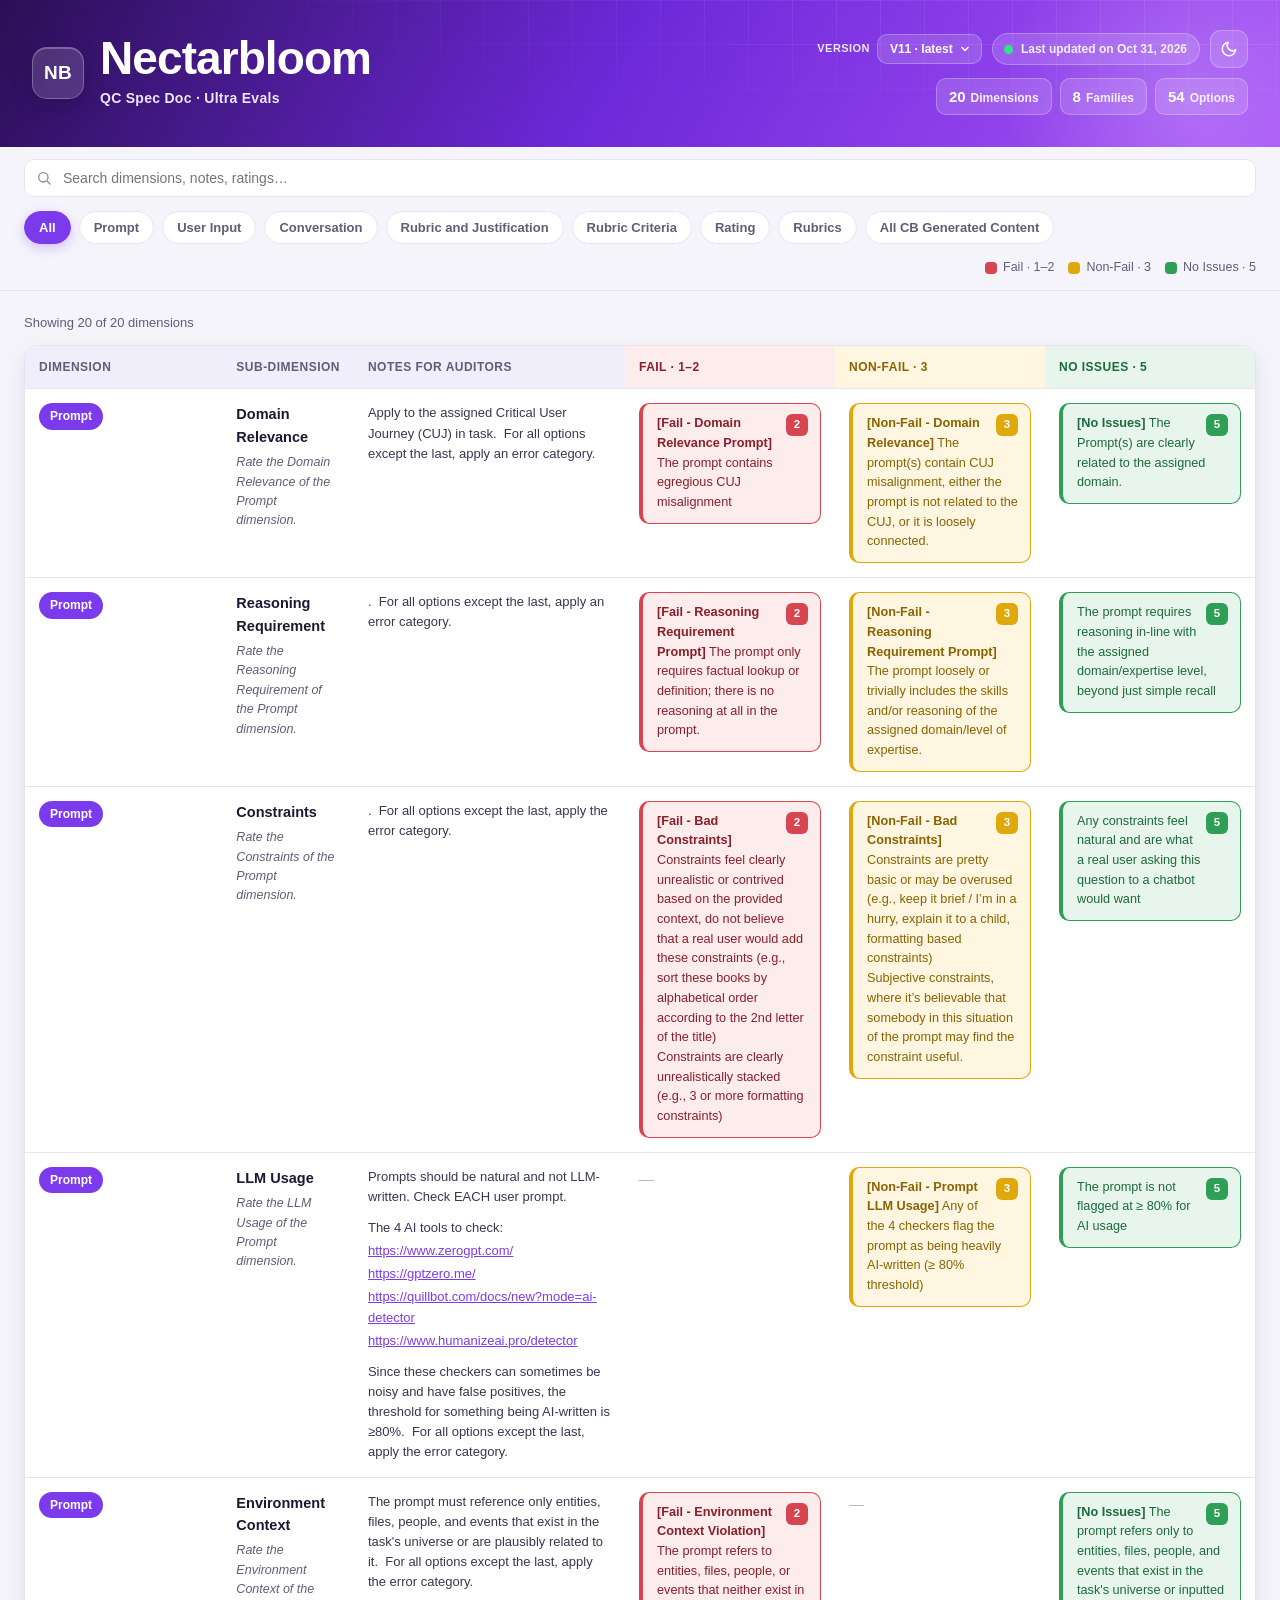
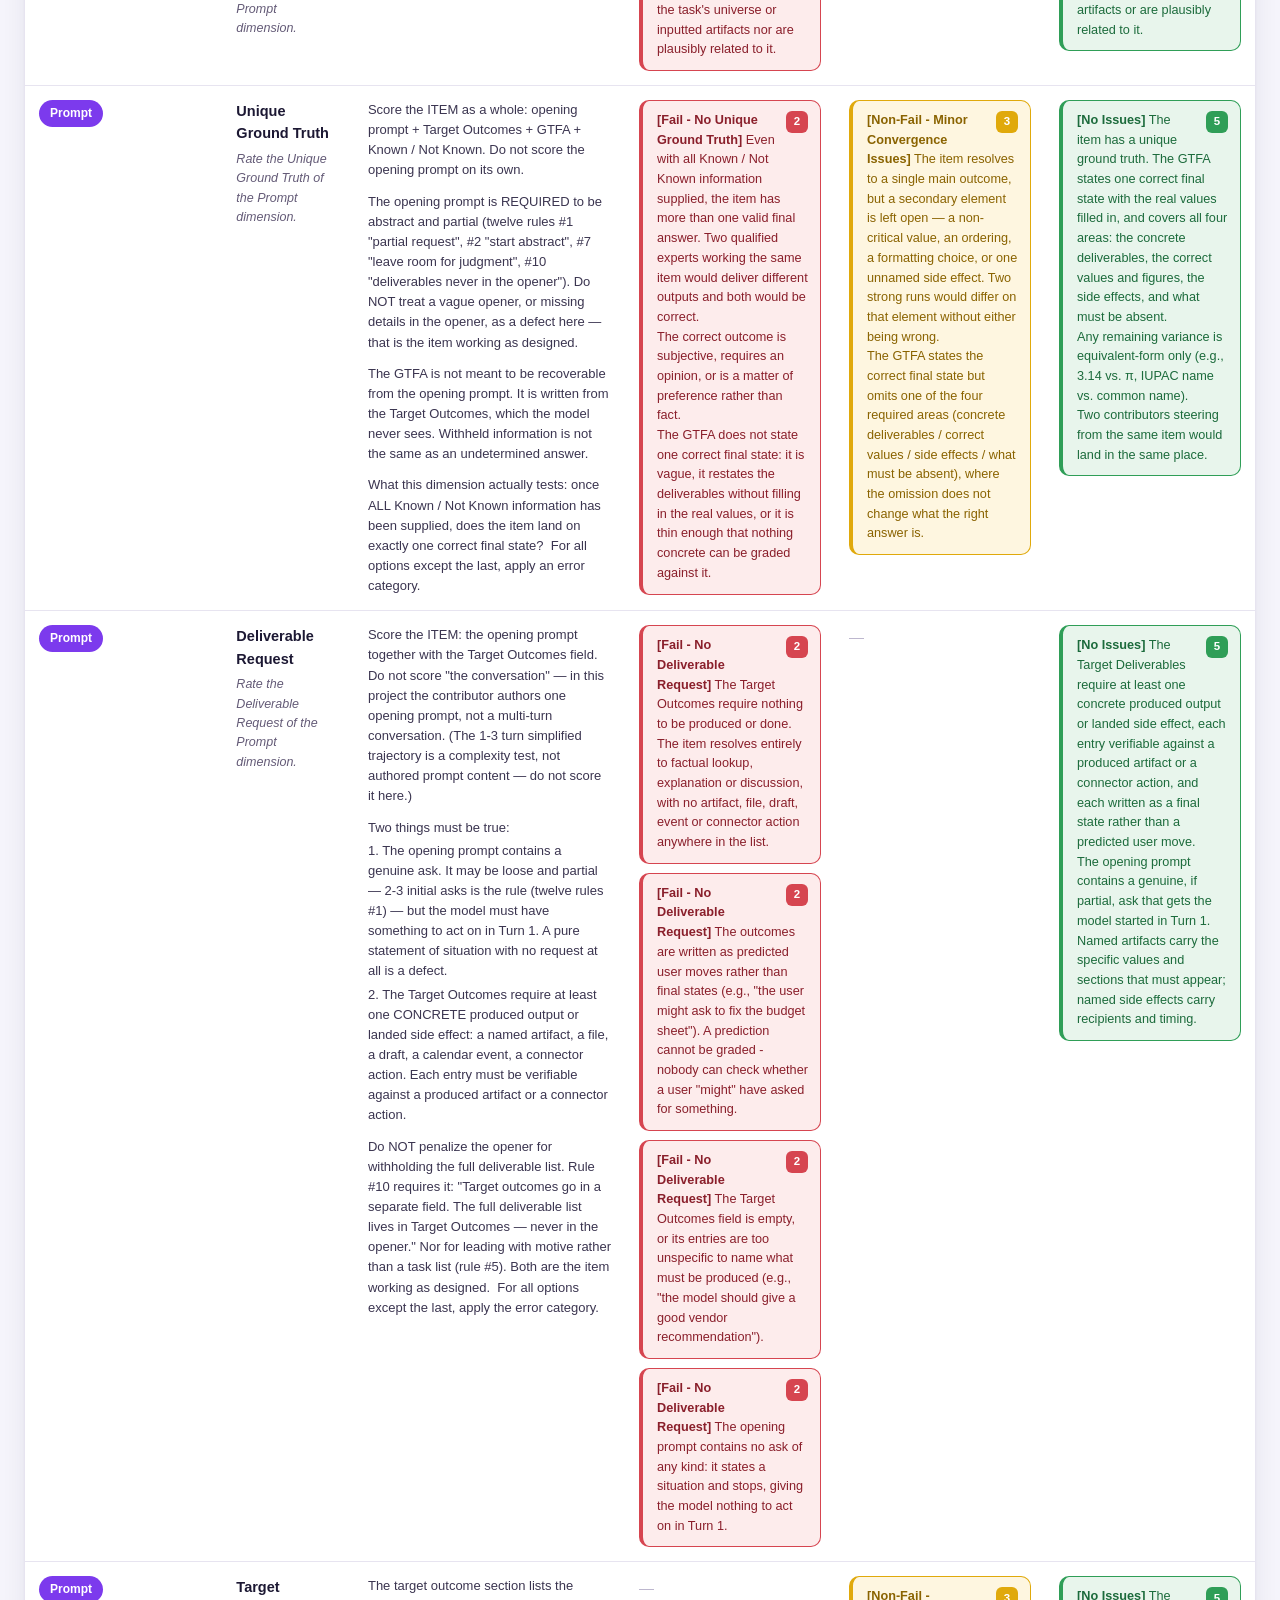
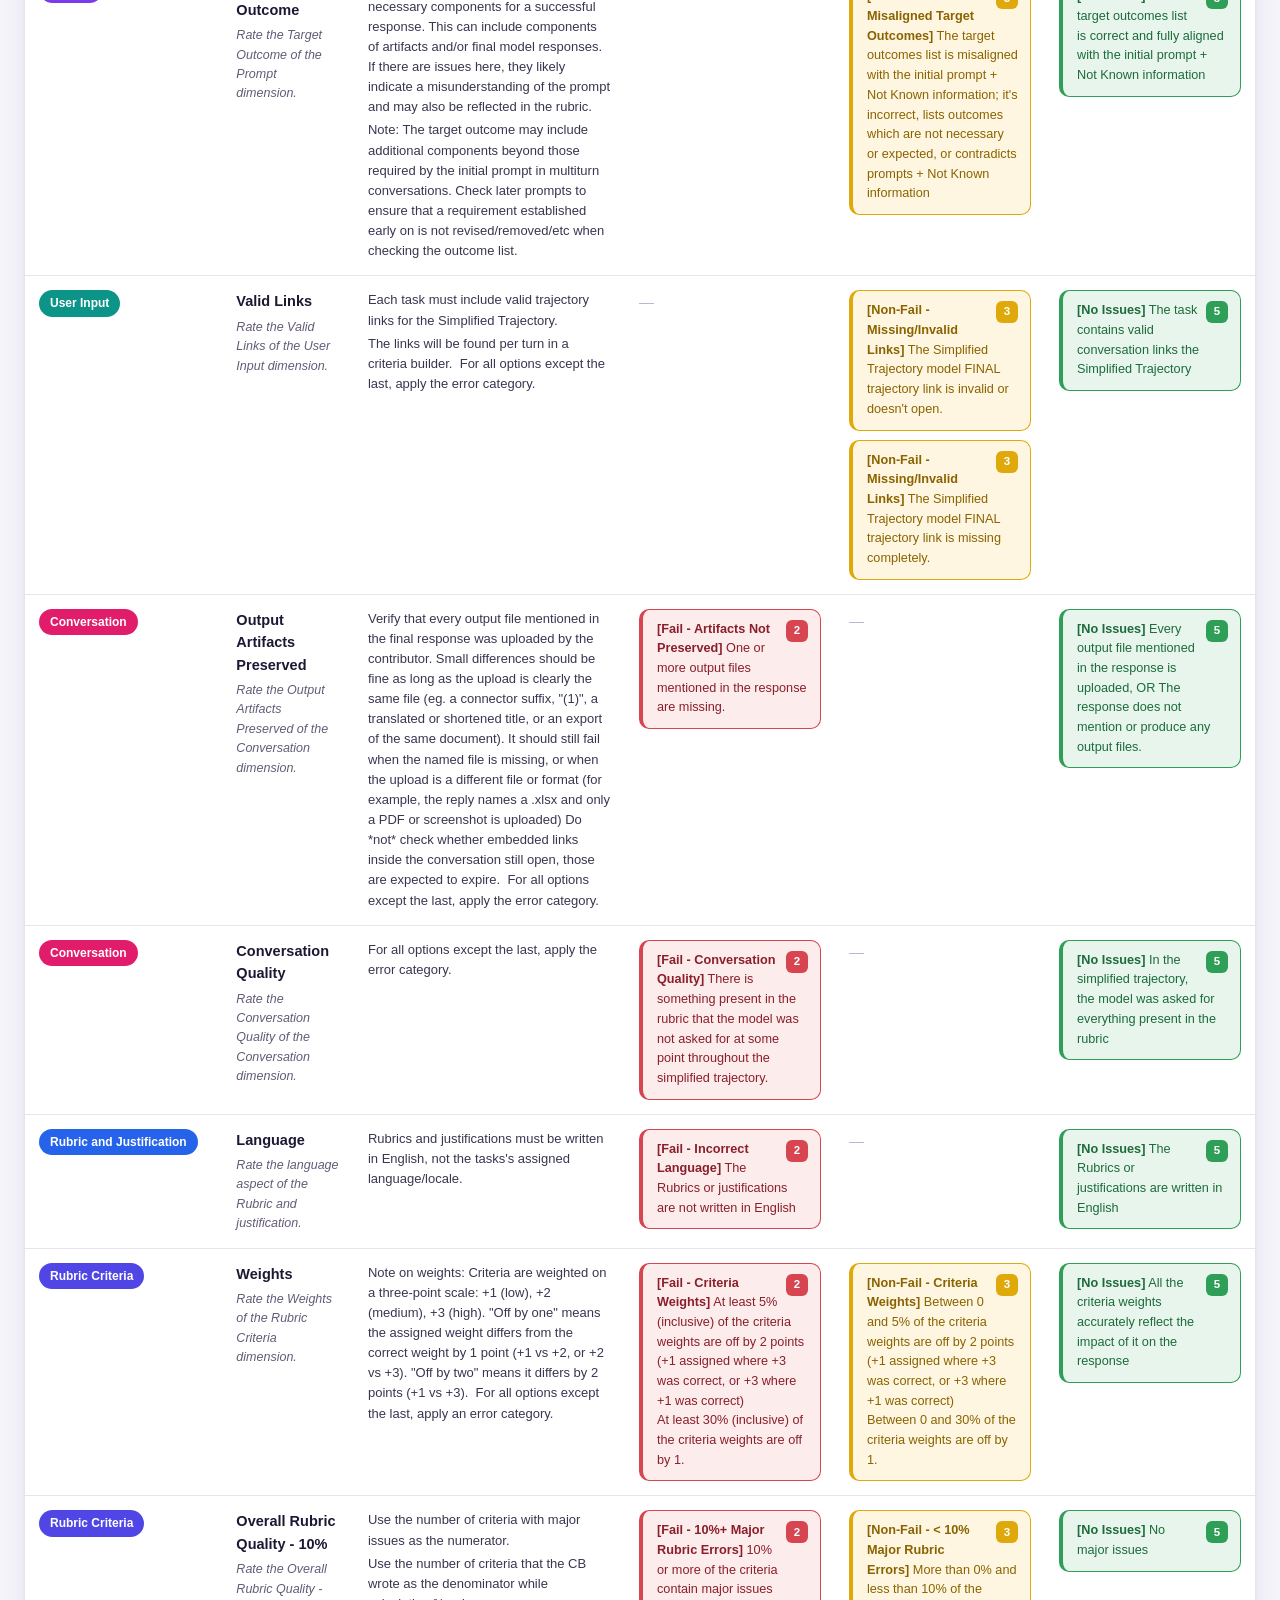
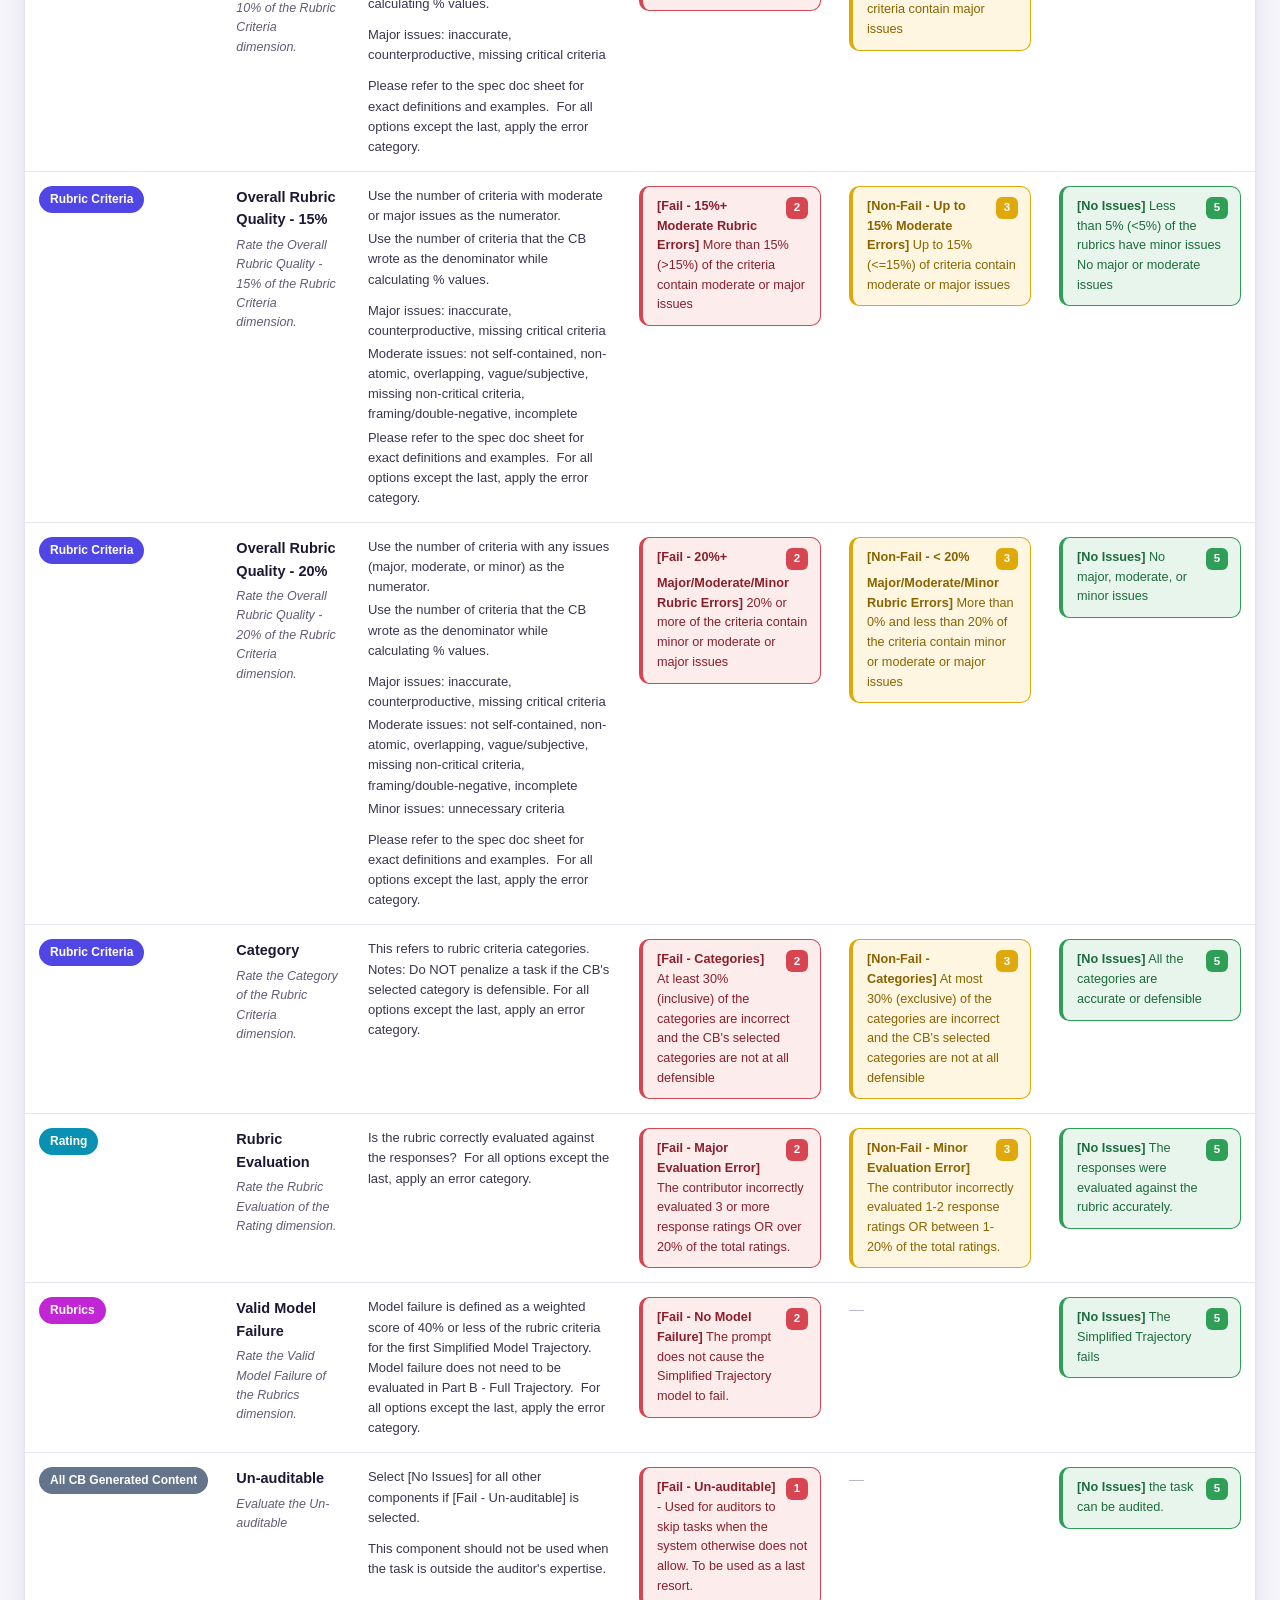
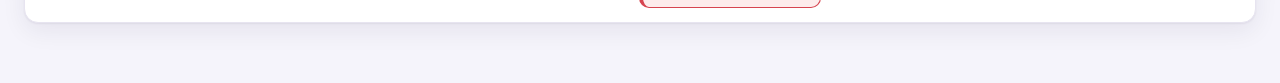
<file: QC-spec webite/QC_Spec_Doc.html>
<!DOCTYPE html>
<html lang="en">
<head>
<meta charset="utf-8">
<meta name="viewport" content="width=device-width, initial-scale=1">
<title>Nectarbloom (Ultra Evals) — QC Specification</title>
<link rel="icon" type="image/svg+xml" href="data:image/svg+xml,%3Csvg%20xmlns%3D%27http%3A//www.w3.org/2000/svg%27%20viewBox%3D%270%200%2032%2032%27%3E%3Crect%20width%3D%2732%27%20height%3D%2732%27%20rx%3D%277%27%20fill%3D%27%237c3aed%27/%3E%3Ctext%20x%3D%2716%27%20y%3D%2721.5%27%20text-anchor%3D%27middle%27%20font-family%3D%27Arial%2CHelvetica%2Csans-serif%27%20font-size%3D%2715%27%20font-weight%3D%27700%27%20fill%3D%27%23ffffff%27%3ENB%3C/text%3E%3C/svg%3E">
<style>

  :root {
    --bg: #f5f4fb;
    --panel: #ffffff;
    --ink: #1c1833;
    --muted: #645b77;
    --line: #e7e4f0;
    --brand: #7c3aed;
    --brand-2: #a855f7;
    --brand-ring: rgba(124,58,237,.18);
    --brand-glow: rgba(124,58,237,.28);
    --fail-bg: #fdecec; --fail-line: #d64550; --fail-ink: #8a1f2b;
    --warn-bg: #fef6e0; --warn-line: #e0a90b; --warn-ink: #8a6300;
    --pass-bg: #e8f5ec; --pass-line: #2f9e57; --pass-ink: #1c6b3c;
    --shadow: 0 1px 2px rgba(30,20,60,.06), 0 8px 24px rgba(30,20,60,.07);
    --thead-bg: #f1eefb;
    --h12-bg: #fdecec; --h34-bg: #fef6e0; --h5-bg: #e8f5ec;
    --toolbar-bg: rgba(245,244,251,.92);
    --hover: #faf8ff;
    --input-bg: #ffffff;
    --chip-bg: #ffffff;
    --notes-ink: #3b3550;
    --notes-strong: #241f3a;
    --empty-ink: #bdb7ce;
    --hero-sub: #ece7ff;
    --hero-grad: linear-gradient(120deg, #2a0f54 0%, #6d28d9 48%, #a855f7 100%);
    --hero-tile: rgba(255,255,255,.14);
    --hero-tile-line: rgba(255,255,255,.26);
    --hero-grid: rgba(255,255,255,.07);
  }
  html[data-theme="dark"] {
    --bg: #0e0f1a;
    --panel: #171826;
    --ink: #e9e7f5;
    --muted: #9b94b4;
    --line: #272637;
    --brand: #a78bfa;
    --brand-2: #c4b5fd;
    --brand-ring: rgba(167,139,250,.25);
    --brand-glow: rgba(167,139,250,.30);
    --fail-bg: rgba(214,69,80,.16); --fail-line: #e26770; --fail-ink: #ffb9bd;
    --warn-bg: rgba(224,169,11,.16); --warn-line: #e4ba42; --warn-ink: #ffdd93;
    --pass-bg: rgba(47,158,87,.18); --pass-line: #49c67d; --pass-ink: #9ee9bb;
    --shadow: 0 1px 2px rgba(0,0,0,.5), 0 10px 30px rgba(0,0,0,.4);
    --thead-bg: #1d1d2e;
    --h12-bg: rgba(214,69,80,.15); --h34-bg: rgba(224,169,11,.15); --h5-bg: rgba(47,158,87,.16);
    --toolbar-bg: rgba(14,15,26,.86);
    --hover: #1d1e2f;
    --input-bg: #12121f;
    --chip-bg: #1b1b2a;
    --notes-ink: #c4bed8;
    --notes-strong: #ece9f8;
    --empty-ink: #565070;
    --hero-sub: #ece7ff;
    --hero-grad: linear-gradient(120deg, #1e0b3d 0%, #5b21b6 48%, #7c3aed 100%);
    --hero-tile: rgba(255,255,255,.12);
    --hero-tile-line: rgba(255,255,255,.22);
    --hero-grid: rgba(255,255,255,.06);
  }
  * { box-sizing: border-box; }
  html { scroll-behavior: smooth; }
  body {
    margin: 0; background: var(--bg); color: var(--ink);
    font: 15px/1.55 -apple-system, BlinkMacSystemFont, "Segoe UI", Roboto, Helvetica, Arial, sans-serif;
    -webkit-font-smoothing: antialiased; text-rendering: optimizeLegibility;
  }
  a { color: var(--brand); }

  header.top {
    position: relative; overflow: hidden; color: #fff;
    background: var(--hero-grad); padding: 30px 32px 32px;
  }
  header.top::before {
    content: ""; position: absolute; inset: 0; pointer-events: none;
    background:
      linear-gradient(var(--hero-grid) 1px, transparent 1px),
      linear-gradient(90deg, var(--hero-grid) 1px, transparent 1px);
    background-size: 44px 44px, 44px 44px;
    -webkit-mask-image: radial-gradient(120% 120% at 100% 0, #000 30%, transparent 75%);
            mask-image: radial-gradient(120% 120% at 100% 0, #000 30%, transparent 75%);
  }
  header.top::after {
    content: ""; position: absolute; right: -120px; bottom: -160px; width: 420px; height: 420px;
    pointer-events: none; border-radius: 50%;
    background: radial-gradient(circle, rgba(255,255,255,.18), transparent 62%);
  }
  .top-inner {
    position: relative; z-index: 1; max-width: 1500px; margin: 0 auto;
    display: flex; align-items: center; justify-content: space-between; gap: 22px; flex-wrap: wrap;
  }
  .brand { display: flex; align-items: center; gap: 16px; min-width: 0; }
  .logo {
    flex: none; width: 52px; height: 52px; border-radius: 15px;
    display: grid; place-items: center; font-weight: 800; font-size: 19px; letter-spacing: .01em;
    background: var(--hero-tile); border: 1px solid var(--hero-tile-line);
    box-shadow: inset 0 1px 0 rgba(255,255,255,.25), 0 8px 20px rgba(20,8,50,.25);
    -webkit-backdrop-filter: blur(4px); backdrop-filter: blur(4px);
  }
  .brand-text { min-width: 0; }
  .hero-title {
    margin: 0; font-weight: 800; line-height: 1; letter-spacing: -.02em;
    font-size: clamp(28px, 4vw, 46px);
  }
  .hero-sub {
    margin: 7px 0 0; font-weight: 600; color: var(--hero-sub);
    font-size: clamp(12px, 1.4vw, 14px); letter-spacing: .02em;
  }
  .hero-meta { display: flex; flex-direction: column; align-items: flex-end; gap: 10px; }
  .hero-row { display: flex; align-items: center; gap: 10px; }
  .theme-toggle {
    width: 38px; height: 38px; border-radius: 11px; cursor: pointer; color: #fff;
    display: grid; place-items: center;
    background: var(--hero-tile); border: 1px solid var(--hero-tile-line);
    transition: background .18s, transform .18s;
  }
  .theme-toggle:hover { background: rgba(255,255,255,.24); transform: translateY(-1px); }
  .theme-toggle svg { display: none; }
  html[data-theme="light"] .theme-toggle .i-moon { display: block; }
  html[data-theme="dark"]  .theme-toggle .i-sun  { display: block; }
  .updated {
    display: inline-flex; align-items: center; gap: 8px; white-space: nowrap;
    padding: 6px 12px 6px 11px; border-radius: 999px;
    background: var(--hero-tile); border: 1px solid var(--hero-tile-line);
    color: #f3efff; font-size: 12px; font-weight: 600;
  }
  .live-dot {
    width: 9px; height: 9px; border-radius: 50%; background: #34e08a; flex: none;
    box-shadow: 0 0 0 0 rgba(52,224,138,.7); animation: pulse 1.5s ease-in-out infinite;
  }
  @keyframes pulse {
    0%   { box-shadow: 0 0 0 0 rgba(52,224,138,.65); opacity: 1; }
    70%  { box-shadow: 0 0 0 8px rgba(52,224,138,0); opacity: .45; }
    100% { box-shadow: 0 0 0 0 rgba(52,224,138,0); opacity: 1; }
  }
  @media (prefers-reduced-motion: reduce) { .live-dot { animation: none; } }
  .stats { display: flex; gap: 8px; flex-wrap: wrap; justify-content: flex-end; }
  .stat {
    display: inline-flex; align-items: baseline; gap: 5px;
    padding: 6px 12px; border-radius: 10px;
    background: var(--hero-tile); border: 1px solid var(--hero-tile-line); color: #f3efff;
    font-size: 12px; font-weight: 600;
  }
  .stat strong { font-size: 15px; font-weight: 800; color: #fff; }
  @media (max-width: 760px) {
    .top-inner { align-items: flex-start; }
    .hero-meta { align-items: flex-start; width: 100%; }
    .stats { justify-content: flex-start; }
  }

  .toolbar {
    position: sticky; top: 0; z-index: 30; background: var(--toolbar-bg);
    backdrop-filter: saturate(1.4) blur(8px); border-bottom: 1px solid var(--line);
    padding: 12px 24px;
  }
  .toolbar-inner { max-width: 1500px; margin: 0 auto; display: flex; gap: 14px; flex-wrap: wrap; align-items: center; }
  .search { flex: 1 1 280px; position: relative; min-width: 220px; }
  .search input {
    width: 100%; padding: 10px 14px 10px 38px; border: 1px solid var(--line);
    border-radius: 10px; font-size: 14px; background: var(--input-bg); color: var(--ink);
    outline: none; transition: border-color .18s, box-shadow .18s;
  }
  .search input:focus { border-color: var(--brand); box-shadow: 0 0 0 3px var(--brand-ring); }
  .search svg { position: absolute; left: 12px; top: 50%; transform: translateY(-50%); opacity: .5; }
  .chips { display: flex; gap: 8px; flex-wrap: wrap; }
  .chip-btn {
    border: 1px solid var(--line); background: var(--chip-bg); color: var(--muted);
    padding: 8px 14px; border-radius: 999px; font-size: 13px; font-weight: 600;
    cursor: pointer; transition: all .16s ease;
  }
  .chip-btn:hover { border-color: var(--brand); color: var(--brand); }
  .chip-btn.active { background: var(--brand); border-color: var(--brand); color: #fff; box-shadow: 0 4px 12px var(--brand-glow); }
  .legend { display: flex; gap: 14px; flex-wrap: wrap; margin-left: auto; align-items: center; font-size: 12.5px; color: var(--muted); }
  .legend span { display: inline-flex; align-items: center; gap: 6px; }
  .dot { width: 12px; height: 12px; border-radius: 4px; display: inline-block; }
  .dot.fail { background: var(--fail-line); }
  .dot.warn { background: var(--warn-line); }
  .dot.pass { background: var(--pass-line); }

  main { max-width: 1500px; margin: 22px auto 60px; padding: 0 24px; }
  .count { color: var(--muted); font-size: 13px; margin: 0 0 12px; }

  .table-wrap { background: var(--panel); border: 1px solid var(--line); border-radius: 14px; box-shadow: var(--shadow); }
  table { width: 100%; border-collapse: collapse; }
  thead th {
    position: sticky; top: var(--thead-top, 64px); z-index: 15; text-align: left; font-size: 12px;
    letter-spacing: .04em; text-transform: uppercase; color: var(--muted);
    background: var(--thead-bg); padding: 12px 14px; border-bottom: 1px solid var(--line); white-space: nowrap;
  }
  thead th:first-child { border-top-left-radius: 14px; }
  thead th:last-child { border-top-right-radius: 14px; }
  thead th.h12 { background: var(--h12-bg); color: var(--fail-ink); }
  thead th.h34 { background: var(--h34-bg); color: var(--warn-ink); }
  thead th.h5  { background: var(--h5-bg); color: var(--pass-ink); }
  tbody td { padding: 14px; border-bottom: 1px solid var(--line); vertical-align: top; }
  tbody tr { transition: background .14s ease; }
  tbody tr:hover { background: var(--hover); }
  tbody tr:last-child td { border-bottom: none; }

  .c-dim { width: 132px; }
  .c-sub { width: 190px; }
  .c-notes { width: 30%; min-width: 260px; }
  .c-opts { width: 17%; min-width: 210px; }

  .badge { display: inline-block; padding: 4px 11px; border-radius: 999px; font-size: 12px; font-weight: 700; color: #fff; white-space: nowrap; }
  .fam-prompt { background: #7c3aed; }
  .fam-user-input { background: #0d9488; }
  .fam-conversation { background: #e11d6b; }
  .fam-rubric-and-justification { background: #2563eb; }
  .fam-rubric-criteria { background: #4f46e5; }
  .fam-rating { background: #0891b2; }
  .fam-rubrics { background: #c026d3; }
  .fam-all-cb-generated-content { background: #64748b; }

  .sub-title { font-weight: 700; font-size: 14.5px; color: var(--ink); }
  .qtext { margin-top: 5px; font-size: 12.5px; color: var(--muted); font-style: italic; }
  .notes-body { font-size: 13px; color: var(--notes-ink); }
  .note-para { margin: 0 0 11px; }
  .note-para:last-child { margin-bottom: 0; }
  .note-line { white-space: pre-wrap; }
  .note-line + .note-line { margin-top: 3px; }
  .note-list { margin: 7px 0; }
  .note-li { white-space: pre-wrap; padding-left: 18px; text-indent: -12px; margin: 4px 0; }
  .notes-body strong { font-weight: 700; color: var(--notes-strong); letter-spacing: .01em; }
  .empty { color: var(--empty-ink); }

  .opt {
    position: relative; border-radius: 10px; padding: 10px 12px 10px 14px; margin-bottom: 9px;
    border: 1px solid transparent; border-left-width: 4px; font-size: 12.7px;
  }
  .opt:last-child { margin-bottom: 0; }
  .opt .opt-text { white-space: pre-wrap; }
  .opt .opt-label { font-weight: 800; }
  .opt .chip {
    display: inline-flex; align-items: center; justify-content: center; float: right;
    min-width: 22px; height: 22px; padding: 0 6px; margin: 0 0 4px 8px; border-radius: 6px;
    font-weight: 800; font-size: 11.5px; color: #fff;
  }
  .opt.fail { background: var(--fail-bg); border-color: var(--fail-line); color: var(--fail-ink); }
  .opt.fail .chip { background: var(--fail-line); }
  .opt.warn { background: var(--warn-bg); border-color: var(--warn-line); color: var(--warn-ink); }
  .opt.warn .chip { background: var(--warn-line); }
  .opt.pass { background: var(--pass-bg); border-color: var(--pass-line); color: var(--pass-ink); }
  .opt.pass .chip { background: var(--pass-line); }

  .no-results { display: none; padding: 40px; text-align: center; color: var(--muted); }

  .tbody { animation: fade .4s ease both; }
  @keyframes fade { from { opacity: 0; } to { opacity: 1; } }

  @media (max-width: 980px) {
    thead { display: none; }
    table, tbody, tr, td { display: block; width: 100%; }
    tbody tr { border: 1px solid var(--line); border-radius: 12px; margin: 14px; box-shadow: var(--shadow); overflow: hidden; }
    tbody tr:hover { background: var(--panel); }
    tbody td { border-bottom: 1px solid var(--line); padding: 12px 14px; }
    tbody td:last-child { border-bottom: none; }
    td[data-label]::before {
      content: attr(data-label); display: block; font-size: 11px; font-weight: 700;
      letter-spacing: .04em; text-transform: uppercase; color: var(--muted); margin-bottom: 7px;
    }
    .c-dim, .c-sub, .c-notes, .c-opts { width: auto; min-width: 0; }
    .col-12[data-label]::before { color: var(--fail-ink); }
    .col-34[data-label]::before { color: var(--warn-ink); }
    .col-5[data-label]::before { color: var(--pass-ink); }
    .toolbar { position: static; }
    thead th { top: 0; }
  }
  @media (max-width: 620px) {
    header.top { padding: 22px 16px; }
    .toolbar, main { padding-left: 14px; padding-right: 14px; }
    .legend { margin-left: 0; }
  }

  /* Version dropdown (in the hero) */
  .version-select { display: inline-flex; align-items: center; gap: 7px; }
  .version-select label { color: var(--hero-sub); font-size: 11px; font-weight: 600; letter-spacing: .04em; text-transform: uppercase; }
  .version-select select {
    -webkit-appearance: none; appearance: none; cursor: pointer; color: #fff;
    background: var(--hero-tile); border: 1px solid var(--hero-tile-line);
    padding: 7px 28px 7px 12px; border-radius: 10px; font-size: 12px; font-weight: 700;
    background-image: url("data:image/svg+xml;utf8,<svg xmlns='http://www.w3.org/2000/svg' width='12' height='12' viewBox='0 0 24 24' fill='none' stroke='white' stroke-width='3' stroke-linecap='round' stroke-linejoin='round'><path d='M6 9l6 6 6-6'/></svg>");
    background-repeat: no-repeat; background-position: right 10px center;
    transition: border-color .18s, background .2s;
  }
  .version-select select:hover { border-color: rgba(255,255,255,.55); }
  .version-select select:focus { outline: none; box-shadow: 0 0 0 3px rgba(255,255,255,.2); }
  .version-select select option { color: #1c1833; }

  /* Changelog view */
  .version-block[data-version="changelog"] { display: none; }
  .changelog { max-width: 940px; margin: 0 auto; }
  .cl-entry { background: var(--panel); border: 1px solid var(--line); border-radius: 14px; box-shadow: var(--shadow); padding: 18px 22px 20px; margin-bottom: 16px; }
  .cl-head { display: flex; align-items: center; gap: 12px; flex-wrap: wrap; margin-bottom: 8px; }
  .cl-date { font-weight: 800; font-size: 16px; letter-spacing: -.01em; color: var(--ink); }
  .cl-tag { font-size: 11px; font-weight: 700; text-transform: uppercase; letter-spacing: .06em; padding: 3px 10px; border-radius: 999px; background: var(--brand); color: #fff; }
  .cl-tag.sync { background: var(--pass-line); }
  .cl-note { color: var(--muted); font-size: 13px; font-weight: 500; flex-basis: 100%; margin-top: 2px; }
  .cl-list { margin: 10px 0 0; padding: 0; list-style: none; }
  .cl-list > li { padding: 11px 0; border-top: 1px dashed var(--line); }
  .cl-list > li:first-child { border-top: none; }
  .cl-dim { font-weight: 700; color: var(--ink); }
  .cl-change { color: var(--notes-ink); margin-top: 3px; line-height: 1.5; }
  .cl-change ins { background: var(--pass-bg); color: var(--pass-ink); text-decoration: none; padding: 0 5px; border-radius: 4px; font-weight: 700; }
  .cl-change del { background: var(--fail-bg); color: var(--fail-ink); padding: 0 5px; border-radius: 4px; }
  .cl-change code, .cl-note code { background: var(--hover); border: 1px solid var(--line); border-radius: 5px; padding: 1px 5px; font-size: 12px; }

</style>
<script>
(function(){try{var s=localStorage.getItem('qc-theme');var d=s||((window.matchMedia&&matchMedia('(prefers-color-scheme: dark)').matches)?'dark':'light');document.documentElement.setAttribute('data-theme',d);}catch(e){document.documentElement.setAttribute('data-theme','light');}})();
</script>
</head>
<body>
<header class="top">
  <div class="top-inner">
    <div class="brand">
      <div class="logo">NB</div>
      <div class="brand-text">
        <h1 class="hero-title">Nectarbloom</h1>
        <div class="hero-sub">QC Spec Doc · Ultra Evals</div>
      </div>
    </div>
    <div class="hero-meta">
      <div class="hero-row">
        <div class="version-select"><label for="ver">Version</label><select id="ver"><option value="v11">V11 &middot; latest</option><option value="changelog">Changelog</option></select></div>
        <div class="updated"><span class="live-dot"></span><span id="lastUpdated">Last updated on Oct 31, 2026</span></div>
        <button class="theme-toggle" id="themeToggle" type="button" title="Toggle light / dark" aria-label="Toggle light / dark">
          <svg class="i-sun" width="18" height="18" viewBox="0 0 24 24" fill="none" stroke="currentColor" stroke-width="2" stroke-linecap="round" stroke-linejoin="round"><circle cx="12" cy="12" r="4"/><path d="M12 2v2M12 20v2M4.9 4.9l1.4 1.4M17.7 17.7l1.4 1.4M2 12h2M20 12h2M4.9 19.1l1.4-1.4M17.7 6.3l1.4-1.4"/></svg>
          <svg class="i-moon" width="18" height="18" viewBox="0 0 24 24" fill="none" stroke="currentColor" stroke-width="2" stroke-linecap="round" stroke-linejoin="round"><path d="M21 12.8A9 9 0 1 1 11.2 3a7 7 0 0 0 9.8 9.8z"/></svg>
        </button>
      </div>
      <div class="stats">
        <span class="stat"><strong>20</strong> Dimensions</span>
        <span class="stat"><strong>8</strong> Families</span>
        <span class="stat"><strong>54</strong> Options</span>
      </div>
    </div>
  </div>
</header>

<div class="toolbar">
  <div class="toolbar-inner">
    <div class="search">
      <svg width="16" height="16" viewBox="0 0 24 24" fill="none" stroke="currentColor" stroke-width="2" stroke-linecap="round"><circle cx="11" cy="11" r="7"/><path d="M21 21l-4.3-4.3"/></svg>
      <input id="q" type="search" placeholder="Search dimensions, notes, ratings&hellip;" autocomplete="off">
    </div>
    <div class="chips" id="chips"></div>
    <div class="legend">
      <span><i class="dot fail"></i>Fail &middot; 1&ndash;2</span>
      <span><i class="dot warn"></i>Non-Fail &middot; 3</span>
      <span><i class="dot pass"></i>No Issues &middot; 5</span>
    </div>
  </div>
</div>

<main>
  <p class="count" id="count"></p>
  <div class="version-block" data-version="v11">
  <div class="table-wrap">
    <table>
      <thead>
        <tr>
          <th class="c-dim">Dimension</th>
          <th class="c-sub">Sub-Dimension</th>
          <th class="c-notes">Notes for Auditors</th>
          <th class="c-opts h12">Fail &middot; 1&ndash;2</th>
          <th class="c-opts h34">Non-Fail &middot; 3</th>
          <th class="c-opts h5">No Issues &middot; 5</th>
        </tr>
      </thead>
      <tbody class="tbody">
    <tr class="row" data-fam="prompt" data-search="prompt domain relevance rate the domain relevance of the prompt dimension. apply to the assigned critical user journey (cuj) in task. for all options except the last, apply an error category. [fail - domain relevance prompt] the prompt contains egregious cuj misalignment [non-fail - domain relevance] the prompt(s) contain cuj misalignment, either the prompt is not related to the cuj, or it is loosely connected. [no issues] the prompt(s) are clearly related to the assigned domain.">
      <td class="c-dim" data-label="Dimension"><span class="badge fam-prompt">Prompt</span></td>
      <td class="c-sub" data-label="Sub-Dimension"><div class="sub-title">Domain Relevance</div><div class="qtext">Rate the Domain Relevance of the Prompt dimension.</div></td>
      <td class="c-notes" data-label="Notes for Auditors"><div class="notes-body"><div class="note-para"><div class="note-line">Apply to the assigned Critical User Journey (CUJ) in task.  For all options except the last, apply an error category.</div></div></div></td>
      <td class="c-opts col-12" data-label="Fail &middot; 1&ndash;2"><div class="opt fail"><span class="chip">2</span><span class="opt-text"><strong class="opt-label">[Fail - Domain Relevance Prompt]</strong> The prompt contains egregious CUJ misalignment</span></div></td>
      <td class="c-opts col-34" data-label="Non-Fail &middot; 3"><div class="opt warn"><span class="chip">3</span><span class="opt-text"><strong class="opt-label">[Non-Fail - Domain Relevance]</strong> The prompt(s) contain CUJ misalignment, either the prompt is not related to the CUJ, or it is loosely connected.</span></div></td>
      <td class="c-opts col-5" data-label="No Issues &middot; 5"><div class="opt pass"><span class="chip">5</span><span class="opt-text"><strong class="opt-label">[No Issues]</strong> The Prompt(s) are clearly related to the assigned domain.</span></div></td>
    </tr>
    <tr class="row" data-fam="prompt" data-search="prompt reasoning requirement rate the reasoning requirement of the prompt dimension. . for all options except the last, apply an error category. [fail - reasoning requirement prompt] the prompt only requires factual lookup or definition; there is no reasoning at all in the prompt. [non-fail - reasoning requirement prompt] the prompt loosely or trivially includes the skills and/or reasoning of the assigned domain/level of expertise. the prompt requires reasoning in-line with the assigned domain/expertise level, beyond just simple recall">
      <td class="c-dim" data-label="Dimension"><span class="badge fam-prompt">Prompt</span></td>
      <td class="c-sub" data-label="Sub-Dimension"><div class="sub-title">Reasoning Requirement</div><div class="qtext">Rate the Reasoning Requirement of the Prompt dimension.</div></td>
      <td class="c-notes" data-label="Notes for Auditors"><div class="notes-body"><div class="note-para"><div class="note-line">.  For all options except the last, apply an error category.</div></div></div></td>
      <td class="c-opts col-12" data-label="Fail &middot; 1&ndash;2"><div class="opt fail"><span class="chip">2</span><span class="opt-text"><strong class="opt-label">[Fail - Reasoning Requirement Prompt]</strong> The prompt only requires factual lookup or definition; there is no reasoning at all in the prompt.</span></div></td>
      <td class="c-opts col-34" data-label="Non-Fail &middot; 3"><div class="opt warn"><span class="chip">3</span><span class="opt-text"><strong class="opt-label">[Non-Fail - Reasoning Requirement Prompt]</strong> The prompt loosely or trivially includes the skills and/or reasoning of the assigned domain/level of expertise.</span></div></td>
      <td class="c-opts col-5" data-label="No Issues &middot; 5"><div class="opt pass"><span class="chip">5</span><span class="opt-text">The prompt requires reasoning in-line with the assigned domain/expertise level, beyond just simple recall</span></div></td>
    </tr>
    <tr class="row" data-fam="prompt" data-search="prompt constraints rate the constraints of the prompt dimension. . for all options except the last, apply the error category. [fail - bad constraints] constraints feel clearly unrealistic or contrived based on the provided context, do not believe that a real user would add these constraints (e.g., sort these books by alphabetical order according to the 2nd letter of the title) | constraints are clearly unrealistically stacked (e.g., 3 or more formatting constraints) [non-fail - bad constraints] constraints are pretty basic or may be overused (e.g., keep it brief / i’m in a hurry, explain it to a child, formatting based constraints) | subjective constraints, where it’s believable that somebody in this situation of the prompt may find the constraint useful. any constraints feel natural and are what a real user asking this question to a chatbot would want">
      <td class="c-dim" data-label="Dimension"><span class="badge fam-prompt">Prompt</span></td>
      <td class="c-sub" data-label="Sub-Dimension"><div class="sub-title">Constraints</div><div class="qtext">Rate the Constraints of the Prompt dimension.</div></td>
      <td class="c-notes" data-label="Notes for Auditors"><div class="notes-body"><div class="note-para"><div class="note-line">.  For all options except the last, apply the error category.</div></div></div></td>
      <td class="c-opts col-12" data-label="Fail &middot; 1&ndash;2"><div class="opt fail"><span class="chip">2</span><span class="opt-text"><strong class="opt-label">[Fail - Bad Constraints]</strong> Constraints feel clearly unrealistic or contrived based on the provided context, do not believe that a real user would add these constraints (e.g., sort these books by alphabetical order according to the 2nd letter of the title)
Constraints are clearly unrealistically stacked (e.g., 3 or more formatting constraints)</span></div></td>
      <td class="c-opts col-34" data-label="Non-Fail &middot; 3"><div class="opt warn"><span class="chip">3</span><span class="opt-text"><strong class="opt-label">[Non-Fail - Bad Constraints]</strong> Constraints are pretty basic or may be overused (e.g., keep it brief / I’m in a hurry, explain it to a child, formatting based constraints)
Subjective constraints, where it’s believable that somebody in this situation of the prompt may find the constraint useful.</span></div></td>
      <td class="c-opts col-5" data-label="No Issues &middot; 5"><div class="opt pass"><span class="chip">5</span><span class="opt-text">Any constraints feel natural and are what a real user asking this question to a chatbot would want</span></div></td>
    </tr>
    <tr class="row" data-fam="prompt" data-search="prompt llm usage rate the llm usage of the prompt dimension. prompts should be natural and not llm-written. check each user prompt. the 4 ai tools to check: https://www.zerogpt.com/ https://gptzero.me/ https://quillbot.com/docs/new?mode=ai-detector https://www.humanizeai.pro/detector since these checkers can sometimes be noisy and have false positives, the threshold for something being ai-written is ≥80%. for all options except the last, apply the error category. [non-fail - prompt llm usage] any of the 4 checkers flag the prompt as being heavily ai-written (≥ 80% threshold) the prompt is not flagged at ≥ 80% for ai usage">
      <td class="c-dim" data-label="Dimension"><span class="badge fam-prompt">Prompt</span></td>
      <td class="c-sub" data-label="Sub-Dimension"><div class="sub-title">LLM Usage</div><div class="qtext">Rate the LLM Usage of the Prompt dimension.</div></td>
      <td class="c-notes" data-label="Notes for Auditors"><div class="notes-body"><div class="note-para"><div class="note-line">Prompts should be natural and not LLM-written. Check EACH user prompt.</div></div><div class="note-para"><div class="note-line">The 4 AI tools to check:</div><div class="note-line"><a href="https://www.zerogpt.com/" target="_blank" rel="noopener">https://www.zerogpt.com/</a></div><div class="note-line"><a href="https://gptzero.me/" target="_blank" rel="noopener">https://gptzero.me/</a></div><div class="note-line"><a href="https://quillbot.com/docs/new?mode=ai-detector" target="_blank" rel="noopener">https://quillbot.com/docs/new?mode=ai-detector</a></div><div class="note-line"><a href="https://www.humanizeai.pro/detector" target="_blank" rel="noopener">https://www.humanizeai.pro/detector</a></div></div><div class="note-para"><div class="note-line">Since these checkers can sometimes be noisy and have false positives, the threshold for something being AI-written is ≥80%.  For all options except the last, apply the error category.</div></div></div></td>
      <td class="c-opts col-12" data-label="Fail &middot; 1&ndash;2"><span class="empty">—</span></td>
      <td class="c-opts col-34" data-label="Non-Fail &middot; 3"><div class="opt warn"><span class="chip">3</span><span class="opt-text"><strong class="opt-label">[Non-Fail - Prompt LLM Usage]</strong> Any of the 4 checkers flag the prompt as being heavily AI-written (≥ 80% threshold)</span></div></td>
      <td class="c-opts col-5" data-label="No Issues &middot; 5"><div class="opt pass"><span class="chip">5</span><span class="opt-text">The prompt is not flagged at ≥ 80% for AI usage</span></div></td>
    </tr>
    <tr class="row" data-fam="prompt" data-search="prompt environment context rate the environment context of the prompt dimension. the prompt must reference only entities, files, people, and events that exist in the task&#x27;s universe or are plausibly related to it. for all options except the last, apply the error category. [fail - environment context violation] the prompt refers to entities, files, people, or events that neither exist in the task&#x27;s universe or inputted artifacts nor are plausibly related to it. [no issues] the prompt refers only to entities, files, people, and events that exist in the task&#x27;s universe or inputted artifacts or are plausibly related to it.">
      <td class="c-dim" data-label="Dimension"><span class="badge fam-prompt">Prompt</span></td>
      <td class="c-sub" data-label="Sub-Dimension"><div class="sub-title">Environment Context</div><div class="qtext">Rate the Environment Context of the Prompt dimension.</div></td>
      <td class="c-notes" data-label="Notes for Auditors"><div class="notes-body"><div class="note-para"><div class="note-line">The prompt must reference only entities, files, people, and events that exist in the task&#x27;s universe or are plausibly related to it.  For all options except the last, apply the error category.</div></div></div></td>
      <td class="c-opts col-12" data-label="Fail &middot; 1&ndash;2"><div class="opt fail"><span class="chip">2</span><span class="opt-text"><strong class="opt-label">[Fail - Environment Context Violation]</strong> The prompt refers to entities, files, people, or events that neither exist in the task&#x27;s universe or inputted artifacts nor are plausibly related to it.</span></div></td>
      <td class="c-opts col-34" data-label="Non-Fail &middot; 3"><span class="empty">—</span></td>
      <td class="c-opts col-5" data-label="No Issues &middot; 5"><div class="opt pass"><span class="chip">5</span><span class="opt-text"><strong class="opt-label">[No Issues]</strong> The prompt refers only to entities, files, people, and events that exist in the task&#x27;s universe or inputted artifacts or are plausibly related to it.</span></div></td>
    </tr>
    <tr class="row" data-fam="prompt" data-search="prompt unique ground truth rate the unique ground truth of the prompt dimension. score the item as a whole: opening prompt + target outcomes + gtfa + known / not known. do not score the opening prompt on its own. the opening prompt is required to be abstract and partial (twelve rules #1 &quot;partial request&quot;, #2 &quot;start abstract&quot;, #7 &quot;leave room for judgment&quot;, #10 &quot;deliverables never in the opener&quot;). do not treat a vague opener, or missing details in the opener, as a defect here — that is the item working as designed. the gtfa is not meant to be recoverable from the opening prompt. it is written from the target outcomes, which the model never sees. withheld information is not the same as an undetermined answer. what this dimension actually tests: once all known / not known information has been supplied, does the item land on exactly one correct final state? for all options except the last, apply an error category. [fail - no unique ground truth] even with all known / not known information supplied, the item has more than one valid final answer. two qualified experts working the same item would deliver different outputs and both would be correct. | the correct outcome is subjective, requires an opinion, or is a matter of preference rather than fact. | the gtfa does not state one correct final state: it is vague, it restates the deliverables without filling in the real values, or it is thin enough that nothing concrete can be graded against it. [non-fail - minor convergence issues] the item resolves to a single main outcome, but a secondary element is left open — a non-critical value, an ordering, a formatting choice, or one unnamed side effect. two strong runs would differ on that element without either being wrong. | the gtfa states the correct final state but omits one of the four required areas (concrete deliverables / correct values / side effects / what must be absent), where the omission does not change what the right answer is. [no issues] the item has a unique ground truth. the gtfa states one correct final state with the real values filled in, and covers all four areas: the concrete deliverables, the correct values and figures, the side effects, and what must be absent. | any remaining variance is equivalent-form only (e.g., 3.14 vs. π, iupac name vs. common name). | two contributors steering from the same item would land in the same place.">
      <td class="c-dim" data-label="Dimension"><span class="badge fam-prompt">Prompt</span></td>
      <td class="c-sub" data-label="Sub-Dimension"><div class="sub-title">Unique Ground Truth</div><div class="qtext">Rate the Unique Ground Truth of the Prompt dimension.</div></td>
      <td class="c-notes" data-label="Notes for Auditors"><div class="notes-body"><div class="note-para"><div class="note-line">Score the ITEM as a whole: opening prompt + Target Outcomes + GTFA + Known / Not Known. Do not score the opening prompt on its own.</div></div><div class="note-para"><div class="note-line">The opening prompt is REQUIRED to be abstract and partial (twelve rules #1 &quot;partial request&quot;, #2 &quot;start abstract&quot;, #7 &quot;leave room for judgment&quot;, #10 &quot;deliverables never in the opener&quot;). Do NOT treat a vague opener, or missing details in the opener, as a defect here — that is the item working as designed.</div></div><div class="note-para"><div class="note-line">The GTFA is not meant to be recoverable from the opening prompt. It is written from the Target Outcomes, which the model never sees. Withheld information is not the same as an undetermined answer.</div></div><div class="note-para"><div class="note-line">What this dimension actually tests: once ALL Known / Not Known information has been supplied, does the item land on exactly one correct final state?  For all options except the last, apply an error category.</div></div></div></td>
      <td class="c-opts col-12" data-label="Fail &middot; 1&ndash;2"><div class="opt fail"><span class="chip">2</span><span class="opt-text"><strong class="opt-label">[Fail - No Unique Ground Truth]</strong> Even with all Known / Not Known information supplied, the item has more than one valid final answer. Two qualified experts working the same item would deliver different outputs and both would be correct.
The correct outcome is subjective, requires an opinion, or is a matter of preference rather than fact.
The GTFA does not state one correct final state: it is vague, it restates the deliverables without filling in the real values, or it is thin enough that nothing concrete can be graded against it.</span></div></td>
      <td class="c-opts col-34" data-label="Non-Fail &middot; 3"><div class="opt warn"><span class="chip">3</span><span class="opt-text"><strong class="opt-label">[Non-Fail - Minor Convergence Issues]</strong> The item resolves to a single main outcome, but a secondary element is left open — a non-critical value, an ordering, a formatting choice, or one unnamed side effect. Two strong runs would differ on that element without either being wrong.
The GTFA states the correct final state but omits one of the four required areas (concrete deliverables / correct values / side effects / what must be absent), where the omission does not change what the right answer is.</span></div></td>
      <td class="c-opts col-5" data-label="No Issues &middot; 5"><div class="opt pass"><span class="chip">5</span><span class="opt-text"><strong class="opt-label">[No Issues]</strong> The item has a unique ground truth. The GTFA states one correct final state with the real values filled in, and covers all four areas: the concrete deliverables, the correct values and figures, the side effects, and what must be absent.
Any remaining variance is equivalent-form only (e.g., 3.14 vs. π, IUPAC name vs. common name).
Two contributors steering from the same item would land in the same place.</span></div></td>
    </tr>
    <tr class="row" data-fam="prompt" data-search="prompt deliverable request rate the deliverable request of the prompt dimension. score the item: the opening prompt together with the target outcomes field. do not score &quot;the conversation&quot; — in this project the contributor authors one opening prompt, not a multi-turn conversation. (the 1-3 turn simplified trajectory is a complexity test, not authored prompt content — do not score it here.) two things must be true: 1. the opening prompt contains a genuine ask. it may be loose and partial — 2-3 initial asks is the rule (twelve rules #1) — but the model must have something to act on in turn 1. a pure statement of situation with no request at all is a defect. 2. the target outcomes require at least one concrete produced output or landed side effect: a named artifact, a file, a draft, a calendar event, a connector action. each entry must be verifiable against a produced artifact or a connector action. do not penalize the opener for withholding the full deliverable list. rule #10 requires it: &quot;target outcomes go in a separate field. the full deliverable list lives in target outcomes — never in the opener.&quot; nor for leading with motive rather than a task list (rule #5). both are the item working as designed. for all options except the last, apply the error category. [fail - no deliverable request] the target outcomes require nothing to be produced or done. the item resolves entirely to factual lookup, explanation or discussion, with no artifact, file, draft, event or connector action anywhere in the list. [fail - no deliverable request] the outcomes are written as predicted user moves rather than final states (e.g., &quot;the user might ask to fix the budget sheet&quot;). a prediction cannot be graded - nobody can check whether a user &quot;might&quot; have asked for something. [fail - no deliverable request] the target outcomes field is empty, or its entries are too unspecific to name what must be produced (e.g., &quot;the model should give a good vendor recommendation&quot;). [fail - no deliverable request] the opening prompt contains no ask of any kind: it states a situation and stops, giving the model nothing to act on in turn 1. [no issues] the target deliverables require at least one concrete produced output or landed side effect, each entry verifiable against a produced artifact or a connector action, and each written as a final state rather than a predicted user move. | the opening prompt contains a genuine, if partial, ask that gets the model started in turn 1. | named artifacts carry the specific values and sections that must appear; named side effects carry recipients and timing.">
      <td class="c-dim" data-label="Dimension"><span class="badge fam-prompt">Prompt</span></td>
      <td class="c-sub" data-label="Sub-Dimension"><div class="sub-title">Deliverable Request</div><div class="qtext">Rate the Deliverable Request of the Prompt dimension.</div></td>
      <td class="c-notes" data-label="Notes for Auditors"><div class="notes-body"><div class="note-para"><div class="note-line">Score the ITEM: the opening prompt together with the Target Outcomes field. Do not score &quot;the conversation&quot; — in this project the contributor authors one opening prompt, not a multi-turn conversation. (The 1-3 turn simplified trajectory is a complexity test, not authored prompt content — do not score it here.)</div></div><div class="note-para"><div class="note-line">Two things must be true:</div><div class="note-line">1. The opening prompt contains a genuine ask. It may be loose and partial — 2-3 initial asks is the rule (twelve rules #1) — but the model must have something to act on in Turn 1. A pure statement of situation with no request at all is a defect.</div><div class="note-line">2. The Target Outcomes require at least one CONCRETE produced output or landed side effect: a named artifact, a file, a draft, a calendar event, a connector action. Each entry must be verifiable against a produced artifact or a connector action.</div></div><div class="note-para"><div class="note-line">Do NOT penalize the opener for withholding the full deliverable list. Rule #10 requires it: &quot;Target outcomes go in a separate field. The full deliverable list lives in Target Outcomes — never in the opener.&quot; Nor for leading with motive rather than a task list (rule #5). Both are the item working as designed.  For all options except the last, apply the error category.</div></div></div></td>
      <td class="c-opts col-12" data-label="Fail &middot; 1&ndash;2"><div class="opt fail"><span class="chip">2</span><span class="opt-text"><strong class="opt-label">[Fail - No Deliverable Request]</strong> The Target Outcomes require nothing to be produced or done. The item resolves entirely to factual lookup, explanation or discussion, with no artifact, file, draft, event or connector action anywhere in the list.</span></div><div class="opt fail"><span class="chip">2</span><span class="opt-text"><strong class="opt-label">[Fail - No Deliverable Request]</strong> The outcomes are written as predicted user moves rather than final states (e.g., &quot;the user might ask to fix the budget sheet&quot;). A prediction cannot be graded - nobody can check whether a user &quot;might&quot; have asked for something.</span></div><div class="opt fail"><span class="chip">2</span><span class="opt-text"><strong class="opt-label">[Fail - No Deliverable Request]</strong> The Target Outcomes field is empty, or its entries are too unspecific to name what must be produced (e.g., &quot;the model should give a good vendor recommendation&quot;).</span></div><div class="opt fail"><span class="chip">2</span><span class="opt-text"><strong class="opt-label">[Fail - No Deliverable Request]</strong> The opening prompt contains no ask of any kind: it states a situation and stops, giving the model nothing to act on in Turn 1.</span></div></td>
      <td class="c-opts col-34" data-label="Non-Fail &middot; 3"><span class="empty">—</span></td>
      <td class="c-opts col-5" data-label="No Issues &middot; 5"><div class="opt pass"><span class="chip">5</span><span class="opt-text"><strong class="opt-label">[No Issues]</strong> The Target Deliverables require at least one concrete produced output or landed side effect, each entry verifiable against a produced artifact or a connector action, and each written as a final state rather than a predicted user move.
The opening prompt contains a genuine, if partial, ask that gets the model started in Turn 1.
Named artifacts carry the specific values and sections that must appear; named side effects carry recipients and timing.</span></div></td>
    </tr>
    <tr class="row" data-fam="prompt" data-search="prompt target outcome rate the target outcome of the prompt dimension. the target outcome section lists the necessary components for a successful response. this can include components of artifacts and/or final model responses. if there are issues here, they likely indicate a misunderstanding of the prompt and may also be reflected in the rubric. note: the target outcome may include additional components beyond those required by the initial prompt in multiturn conversations. check later prompts to ensure that a requirement established early on is not revised/removed/etc when checking the outcome list. [non-fail - misaligned target outcomes]: the target outcomes list is misaligned with the initial prompt + not known information; it&#x27;s incorrect, lists outcomes which are not necessary or expected, or contradicts prompts + not known information [no issues] the target outcomes list is correct and fully aligned with the initial prompt + not known information">
      <td class="c-dim" data-label="Dimension"><span class="badge fam-prompt">Prompt</span></td>
      <td class="c-sub" data-label="Sub-Dimension"><div class="sub-title">Target Outcome</div><div class="qtext">Rate the Target Outcome of the Prompt dimension.</div></td>
      <td class="c-notes" data-label="Notes for Auditors"><div class="notes-body"><div class="note-para"><div class="note-line">The target outcome section lists the necessary components for a successful response. This can include components of artifacts and/or final model responses. If there are issues here, they likely indicate a misunderstanding of the prompt and may also be reflected in the rubric.</div><div class="note-line">Note: The target outcome may include additional components beyond those required by the initial prompt in multiturn conversations. Check later prompts to ensure that a requirement established early on is not revised/removed/etc when checking the outcome list.</div></div></div></td>
      <td class="c-opts col-12" data-label="Fail &middot; 1&ndash;2"><span class="empty">—</span></td>
      <td class="c-opts col-34" data-label="Non-Fail &middot; 3"><div class="opt warn"><span class="chip">3</span><span class="opt-text"><strong class="opt-label">[Non-Fail - Misaligned Target Outcomes]</strong> The target outcomes list is misaligned with the initial prompt + Not Known information; it&#x27;s incorrect, lists outcomes which are not necessary or expected, or contradicts prompts + Not Known information</span></div></td>
      <td class="c-opts col-5" data-label="No Issues &middot; 5"><div class="opt pass"><span class="chip">5</span><span class="opt-text"><strong class="opt-label">[No Issues]</strong> The target outcomes list is correct and fully aligned with the initial prompt + Not Known information</span></div></td>
    </tr>
    <tr class="row" data-fam="user-input" data-search="user input valid links rate the valid links of the user input dimension. each task must include valid trajectory links for the simplified trajectory. the links will be found per turn in a criteria builder. for all options except the last, apply the error category. [non-fail - missing/invalid links] the simplified trajectory model final trajectory link is invalid or doesn&#x27;t open. [non-fail - missing/invalid links] the simplified trajectory model final trajectory link is missing completely. [no issues] the task contains valid conversation links the simplified trajectory">
      <td class="c-dim" data-label="Dimension"><span class="badge fam-user-input">User Input</span></td>
      <td class="c-sub" data-label="Sub-Dimension"><div class="sub-title">Valid Links</div><div class="qtext">Rate the Valid Links of the User Input dimension.</div></td>
      <td class="c-notes" data-label="Notes for Auditors"><div class="notes-body"><div class="note-para"><div class="note-line">Each task must include valid trajectory links for the Simplified Trajectory.</div><div class="note-line">The links will be found per turn in a criteria builder.  For all options except the last, apply the error category.</div></div></div></td>
      <td class="c-opts col-12" data-label="Fail &middot; 1&ndash;2"><span class="empty">—</span></td>
      <td class="c-opts col-34" data-label="Non-Fail &middot; 3"><div class="opt warn"><span class="chip">3</span><span class="opt-text"><strong class="opt-label">[Non-Fail - Missing/Invalid Links]</strong> The Simplified Trajectory model FINAL trajectory link is invalid or doesn&#x27;t open.</span></div><div class="opt warn"><span class="chip">3</span><span class="opt-text"><strong class="opt-label">[Non-Fail - Missing/Invalid Links]</strong> The Simplified Trajectory model FINAL trajectory link is missing completely.</span></div></td>
      <td class="c-opts col-5" data-label="No Issues &middot; 5"><div class="opt pass"><span class="chip">5</span><span class="opt-text"><strong class="opt-label">[No Issues]</strong> The task contains valid conversation links the Simplified Trajectory</span></div></td>
    </tr>
    <tr class="row" data-fam="conversation" data-search="conversation output artifacts preserved rate the output artifacts preserved of the conversation dimension. verify that every output file mentioned in the final response was uploaded by the contributor. small differences should be fine as long as the upload is clearly the same file (eg. a connector suffix, &quot;(1)&quot;, a translated or shortened title, or an export of the same document). it should still fail when the named file is missing, or when the upload is a different file or format (for example, the reply names a .xlsx and only a pdf or screenshot is uploaded) do *not* check whether embedded links inside the conversation still open, those are expected to expire. for all options except the last, apply the error category. [fail - artifacts not preserved] one or more output files mentioned in the response are missing. [no issues] every output file mentioned in the response is uploaded, or the response does not mention or produce any output files.">
      <td class="c-dim" data-label="Dimension"><span class="badge fam-conversation">Conversation</span></td>
      <td class="c-sub" data-label="Sub-Dimension"><div class="sub-title">Output Artifacts Preserved</div><div class="qtext">Rate the Output Artifacts Preserved of the Conversation dimension.</div></td>
      <td class="c-notes" data-label="Notes for Auditors"><div class="notes-body"><div class="note-para"><div class="note-line">Verify that every output file mentioned in the final response was uploaded by the contributor. Small differences should be fine as long as the upload is clearly the same file (eg. a connector suffix, &quot;(1)&quot;, a translated or shortened title, or an export of the same document). It should still fail when the named file is missing, or when the upload is a different file or format (for example, the reply names a .xlsx and only a PDF or screenshot is uploaded) Do *not* check whether embedded links inside the conversation still open, those are expected to expire.  For all options except the last, apply the error category.</div></div></div></td>
      <td class="c-opts col-12" data-label="Fail &middot; 1&ndash;2"><div class="opt fail"><span class="chip">2</span><span class="opt-text"><strong class="opt-label">[Fail - Artifacts Not Preserved]</strong> One or more output files mentioned in the response are missing.</span></div></td>
      <td class="c-opts col-34" data-label="Non-Fail &middot; 3"><span class="empty">—</span></td>
      <td class="c-opts col-5" data-label="No Issues &middot; 5"><div class="opt pass"><span class="chip">5</span><span class="opt-text"><strong class="opt-label">[No Issues]</strong> Every output file mentioned in the response is uploaded, OR The response does not mention or produce any output files.</span></div></td>
    </tr>
    <tr class="row" data-fam="conversation" data-search="conversation conversation quality rate the conversation quality of the conversation dimension. for all options except the last, apply the error category. [fail - conversation quality] there is something present in the rubric that the model was not asked for at some point throughout the simplified trajectory. [no issues] in the simplified trajectory, the model was asked for everything present in the rubric">
      <td class="c-dim" data-label="Dimension"><span class="badge fam-conversation">Conversation</span></td>
      <td class="c-sub" data-label="Sub-Dimension"><div class="sub-title">Conversation Quality</div><div class="qtext">Rate the Conversation Quality of the Conversation dimension.</div></td>
      <td class="c-notes" data-label="Notes for Auditors"><div class="notes-body"><div class="note-para"><div class="note-line">For all options except the last, apply the error category.</div></div></div></td>
      <td class="c-opts col-12" data-label="Fail &middot; 1&ndash;2"><div class="opt fail"><span class="chip">2</span><span class="opt-text"><strong class="opt-label">[Fail - Conversation Quality]</strong> There is something present in the rubric that the model was not asked for at some point throughout the simplified trajectory.</span></div></td>
      <td class="c-opts col-34" data-label="Non-Fail &middot; 3"><span class="empty">—</span></td>
      <td class="c-opts col-5" data-label="No Issues &middot; 5"><div class="opt pass"><span class="chip">5</span><span class="opt-text"><strong class="opt-label">[No Issues]</strong> In the simplified trajectory, the model was asked for everything present in the rubric</span></div></td>
    </tr>
    <tr class="row" data-fam="rubric-and-justification" data-search="rubric and justification language rate the language aspect of the rubric and justification. rubrics and justifications must be written in english, not the tasks&#x27;s assigned language/locale. [fail - incorrect language] the rubrics or justifications are not written in english [no issues] the rubrics or justifications are written in english">
      <td class="c-dim" data-label="Dimension"><span class="badge fam-rubric-and-justification">Rubric and Justification</span></td>
      <td class="c-sub" data-label="Sub-Dimension"><div class="sub-title">Language</div><div class="qtext">Rate the language aspect of the Rubric and justification.</div></td>
      <td class="c-notes" data-label="Notes for Auditors"><div class="notes-body"><div class="note-para"><div class="note-line">Rubrics and justifications must be written in English, not the tasks&#x27;s assigned language/locale.</div></div></div></td>
      <td class="c-opts col-12" data-label="Fail &middot; 1&ndash;2"><div class="opt fail"><span class="chip">2</span><span class="opt-text"><strong class="opt-label">[Fail - Incorrect Language]</strong> The Rubrics or justifications are not written in English</span></div></td>
      <td class="c-opts col-34" data-label="Non-Fail &middot; 3"><span class="empty">—</span></td>
      <td class="c-opts col-5" data-label="No Issues &middot; 5"><div class="opt pass"><span class="chip">5</span><span class="opt-text"><strong class="opt-label">[No Issues]</strong> The Rubrics or justifications are written in English</span></div></td>
    </tr>
    <tr class="row" data-fam="rubric-criteria" data-search="rubric criteria weights rate the weights of the rubric criteria dimension. note on weights: criteria are weighted on a three-point scale: +1 (low), +2 (medium), +3 (high). &quot;off by one&quot; means the assigned weight differs from the correct weight by 1 point (+1 vs +2, or +2 vs +3). &quot;off by two&quot; means it differs by 2 points (+1 vs +3). for all options except the last, apply an error category. [fail - criteria weights] at least 5% (inclusive) of the criteria weights are off by 2 points (+1 assigned where +3 was correct, or +3 where +1 was correct) | at least 30% (inclusive) of the criteria weights are off by 1. [non-fail - criteria weights] between 0 and 5% of the criteria weights are off by 2 points (+1 assigned where +3 was correct, or +3 where +1 was correct) | between 0 and 30% of the criteria weights are off by 1. [no issues] all the criteria weights accurately reflect the impact of it on the response">
      <td class="c-dim" data-label="Dimension"><span class="badge fam-rubric-criteria">Rubric Criteria</span></td>
      <td class="c-sub" data-label="Sub-Dimension"><div class="sub-title">Weights</div><div class="qtext">Rate the Weights of the Rubric Criteria dimension.</div></td>
      <td class="c-notes" data-label="Notes for Auditors"><div class="notes-body"><div class="note-para"><div class="note-line">Note on weights: Criteria are weighted on a three-point scale: +1 (low), +2 (medium), +3 (high). &quot;Off by one&quot; means the assigned weight differs from the correct weight by 1 point (+1 vs +2, or +2 vs +3). &quot;Off by two&quot; means it differs by 2 points (+1 vs +3).  For all options except the last, apply an error category.</div></div></div></td>
      <td class="c-opts col-12" data-label="Fail &middot; 1&ndash;2"><div class="opt fail"><span class="chip">2</span><span class="opt-text"><strong class="opt-label">[Fail - Criteria Weights]</strong> At least 5% (inclusive) of the criteria weights are off by 2 points (+1 assigned where +3 was correct, or +3 where +1 was correct)
At least 30% (inclusive) of the criteria weights are off by 1.</span></div></td>
      <td class="c-opts col-34" data-label="Non-Fail &middot; 3"><div class="opt warn"><span class="chip">3</span><span class="opt-text"><strong class="opt-label">[Non-Fail - Criteria Weights]</strong> Between 0 and 5% of the criteria weights are off by 2 points (+1 assigned where +3 was correct, or +3 where +1 was correct)
Between 0 and 30% of the criteria weights are off by 1.</span></div></td>
      <td class="c-opts col-5" data-label="No Issues &middot; 5"><div class="opt pass"><span class="chip">5</span><span class="opt-text"><strong class="opt-label">[No Issues]</strong> All the criteria weights accurately reflect the impact of it on the response</span></div></td>
    </tr>
    <tr class="row" data-fam="rubric-criteria" data-search="rubric criteria overall rubric quality - 10% rate the overall rubric quality - 10% of the rubric criteria dimension. use the number of criteria with major issues as the numerator. use the number of criteria that the cb wrote as the denominator while calculating % values. major issues: inaccurate, counterproductive, missing critical criteria please refer to the spec doc sheet for exact definitions and examples. for all options except the last, apply the error category. [fail - 10%+ major rubric errors] 10% or more of the criteria contain major issues [non-fail - &lt; 10% major rubric errors] more than 0% and less than 10% of the criteria contain major issues [no issues] no major issues">
      <td class="c-dim" data-label="Dimension"><span class="badge fam-rubric-criteria">Rubric Criteria</span></td>
      <td class="c-sub" data-label="Sub-Dimension"><div class="sub-title">Overall Rubric Quality - 10%</div><div class="qtext">Rate the Overall Rubric Quality - 10% of the Rubric Criteria dimension.</div></td>
      <td class="c-notes" data-label="Notes for Auditors"><div class="notes-body"><div class="note-para"><div class="note-line">Use the number of criteria with major issues as the numerator.</div><div class="note-line">Use the number of criteria that the CB wrote as the denominator while calculating % values.</div></div><div class="note-para"><div class="note-line">Major issues: inaccurate, counterproductive, missing critical criteria</div></div><div class="note-para"><div class="note-line">Please refer to the spec doc sheet for exact definitions and examples.  For all options except the last, apply the error category.</div></div></div></td>
      <td class="c-opts col-12" data-label="Fail &middot; 1&ndash;2"><div class="opt fail"><span class="chip">2</span><span class="opt-text"><strong class="opt-label">[Fail - 10%+ Major Rubric Errors]</strong> 10% or more of the criteria contain major issues</span></div></td>
      <td class="c-opts col-34" data-label="Non-Fail &middot; 3"><div class="opt warn"><span class="chip">3</span><span class="opt-text"><strong class="opt-label">[Non-Fail - &lt; 10% Major Rubric Errors]</strong> More than 0% and less than 10% of the criteria contain major issues</span></div></td>
      <td class="c-opts col-5" data-label="No Issues &middot; 5"><div class="opt pass"><span class="chip">5</span><span class="opt-text"><strong class="opt-label">[No Issues]</strong> No major issues</span></div></td>
    </tr>
    <tr class="row" data-fam="rubric-criteria" data-search="rubric criteria overall rubric quality - 15% rate the overall rubric quality - 15% of the rubric criteria dimension. use the number of criteria with moderate or major issues as the numerator. use the number of criteria that the cb wrote as the denominator while calculating % values. major issues: inaccurate, counterproductive, missing critical criteria moderate issues: not self-contained, non-atomic, overlapping, vague/subjective, missing non-critical criteria, framing/double-negative, incomplete please refer to the spec doc sheet for exact definitions and examples. for all options except the last, apply the error category. [fail - 15%+ moderate rubric errors] more than 15% (&gt;15%) of the criteria contain moderate or major issues [non-fail - up to 15% moderate errors] up to 15% (&lt;=15%) of criteria contain moderate or major issues [no issues] less than 5% (&lt;5%) of the rubrics have minor issues | no major or moderate issues">
      <td class="c-dim" data-label="Dimension"><span class="badge fam-rubric-criteria">Rubric Criteria</span></td>
      <td class="c-sub" data-label="Sub-Dimension"><div class="sub-title">Overall Rubric Quality - 15%</div><div class="qtext">Rate the Overall Rubric Quality - 15% of the Rubric Criteria dimension.</div></td>
      <td class="c-notes" data-label="Notes for Auditors"><div class="notes-body"><div class="note-para"><div class="note-line">Use the number of criteria with moderate or major issues as the numerator.</div><div class="note-line">Use the number of criteria that the CB wrote as the denominator while calculating % values.</div></div><div class="note-para"><div class="note-line">Major issues: inaccurate, counterproductive, missing critical criteria</div><div class="note-line">Moderate issues: not self-contained, non-atomic, overlapping, vague/subjective, missing non-critical criteria, framing/double-negative, incomplete</div><div class="note-line">Please refer to the spec doc sheet for exact definitions and examples.  For all options except the last, apply the error category.</div></div></div></td>
      <td class="c-opts col-12" data-label="Fail &middot; 1&ndash;2"><div class="opt fail"><span class="chip">2</span><span class="opt-text"><strong class="opt-label">[Fail - 15%+ Moderate Rubric Errors]</strong> More than 15% (&gt;15%) of the criteria contain moderate or major issues</span></div></td>
      <td class="c-opts col-34" data-label="Non-Fail &middot; 3"><div class="opt warn"><span class="chip">3</span><span class="opt-text"><strong class="opt-label">[Non-Fail - Up to 15% Moderate Errors]</strong> Up to 15% (&lt;=15%) of criteria contain moderate or major issues</span></div></td>
      <td class="c-opts col-5" data-label="No Issues &middot; 5"><div class="opt pass"><span class="chip">5</span><span class="opt-text"><strong class="opt-label">[No Issues]</strong> Less than 5% (&lt;5%) of the rubrics have minor issues
No major or moderate issues</span></div></td>
    </tr>
    <tr class="row" data-fam="rubric-criteria" data-search="rubric criteria overall rubric quality - 20% rate the overall rubric quality - 20% of the rubric criteria dimension. use the number of criteria with any issues (major, moderate, or minor) as the numerator. use the number of criteria that the cb wrote as the denominator while calculating % values. major issues: inaccurate, counterproductive, missing critical criteria moderate issues: not self-contained, non-atomic, overlapping, vague/subjective, missing non-critical criteria, framing/double-negative, incomplete minor issues: unnecessary criteria please refer to the spec doc sheet for exact definitions and examples. for all options except the last, apply the error category. [fail - 20%+ major/moderate/minor rubric errors] 20% or more of the criteria contain minor or moderate or major issues [non-fail - &lt; 20% major/moderate/minor rubric errors] more than 0% and less than 20% of the criteria contain minor or moderate or major issues [no issues] no major, moderate, or minor issues">
      <td class="c-dim" data-label="Dimension"><span class="badge fam-rubric-criteria">Rubric Criteria</span></td>
      <td class="c-sub" data-label="Sub-Dimension"><div class="sub-title">Overall Rubric Quality - 20%</div><div class="qtext">Rate the Overall Rubric Quality - 20% of the Rubric Criteria dimension.</div></td>
      <td class="c-notes" data-label="Notes for Auditors"><div class="notes-body"><div class="note-para"><div class="note-line">Use the number of criteria with any issues (major, moderate, or minor) as the numerator.</div><div class="note-line">Use the number of criteria that the CB wrote as the denominator while calculating % values.</div></div><div class="note-para"><div class="note-line">Major issues: inaccurate, counterproductive, missing critical criteria</div><div class="note-line">Moderate issues: not self-contained, non-atomic, overlapping, vague/subjective, missing non-critical criteria, framing/double-negative, incomplete</div><div class="note-line">Minor issues: unnecessary criteria</div></div><div class="note-para"><div class="note-line">Please refer to the spec doc sheet for exact definitions and examples.  For all options except the last, apply the error category.</div></div></div></td>
      <td class="c-opts col-12" data-label="Fail &middot; 1&ndash;2"><div class="opt fail"><span class="chip">2</span><span class="opt-text"><strong class="opt-label">[Fail - 20%+ Major/Moderate/Minor Rubric Errors]</strong> 20% or more of the criteria contain minor or moderate or major issues</span></div></td>
      <td class="c-opts col-34" data-label="Non-Fail &middot; 3"><div class="opt warn"><span class="chip">3</span><span class="opt-text"><strong class="opt-label">[Non-Fail - &lt; 20% Major/Moderate/Minor Rubric Errors]</strong> More than 0% and less than 20% of the criteria contain minor or moderate or major issues</span></div></td>
      <td class="c-opts col-5" data-label="No Issues &middot; 5"><div class="opt pass"><span class="chip">5</span><span class="opt-text"><strong class="opt-label">[No Issues]</strong> No major, moderate, or minor issues</span></div></td>
    </tr>
    <tr class="row" data-fam="rubric-criteria" data-search="rubric criteria category rate the category of the rubric criteria dimension. this refers to rubric criteria categories. notes: do not penalize a task if the cb&#x27;s selected category is defensible. for all options except the last, apply an error category. [fail - categories] at least 30% (inclusive) of the categories are incorrect and the cb&#x27;s selected categories are not at all defensible [non-fail - categories] at most 30% (exclusive) of the categories are incorrect and the cb&#x27;s selected categories are not at all defensible [no issues] all the categories are accurate or defensible">
      <td class="c-dim" data-label="Dimension"><span class="badge fam-rubric-criteria">Rubric Criteria</span></td>
      <td class="c-sub" data-label="Sub-Dimension"><div class="sub-title">Category</div><div class="qtext">Rate the Category of the Rubric Criteria dimension.</div></td>
      <td class="c-notes" data-label="Notes for Auditors"><div class="notes-body"><div class="note-para"><div class="note-line">This refers to rubric criteria categories. Notes: Do NOT penalize a task if the CB&#x27;s selected category is defensible. For all options except the last, apply an error category.</div></div></div></td>
      <td class="c-opts col-12" data-label="Fail &middot; 1&ndash;2"><div class="opt fail"><span class="chip">2</span><span class="opt-text"><strong class="opt-label">[Fail - Categories]</strong> At least 30% (inclusive) of the categories are incorrect and the CB&#x27;s selected categories are not at all defensible</span></div></td>
      <td class="c-opts col-34" data-label="Non-Fail &middot; 3"><div class="opt warn"><span class="chip">3</span><span class="opt-text"><strong class="opt-label">[Non-Fail - Categories]</strong> At most 30% (exclusive) of the categories are incorrect and the CB&#x27;s selected categories are not at all defensible</span></div></td>
      <td class="c-opts col-5" data-label="No Issues &middot; 5"><div class="opt pass"><span class="chip">5</span><span class="opt-text"><strong class="opt-label">[No Issues]</strong> All the categories are accurate or defensible</span></div></td>
    </tr>
    <tr class="row" data-fam="rating" data-search="rating rubric evaluation rate the rubric evaluation of the rating dimension. is the rubric correctly evaluated against the responses? for all options except the last, apply an error category. [fail - major evaluation error] the contributor incorrectly evaluated 3 or more response ratings or over 20% of the total ratings. [non-fail - minor evaluation error] the contributor incorrectly evaluated 1-2 response ratings or between 1-20% of the total ratings. [no issues] the responses were evaluated against the rubric accurately.">
      <td class="c-dim" data-label="Dimension"><span class="badge fam-rating">Rating</span></td>
      <td class="c-sub" data-label="Sub-Dimension"><div class="sub-title">Rubric Evaluation</div><div class="qtext">Rate the Rubric Evaluation of the Rating dimension.</div></td>
      <td class="c-notes" data-label="Notes for Auditors"><div class="notes-body"><div class="note-para"><div class="note-line">Is the rubric correctly evaluated against the responses?  For all options except the last, apply an error category.</div></div></div></td>
      <td class="c-opts col-12" data-label="Fail &middot; 1&ndash;2"><div class="opt fail"><span class="chip">2</span><span class="opt-text"><strong class="opt-label">[Fail - Major Evaluation Error]</strong> The contributor incorrectly evaluated 3 or more response ratings OR over 20% of the total ratings.</span></div></td>
      <td class="c-opts col-34" data-label="Non-Fail &middot; 3"><div class="opt warn"><span class="chip">3</span><span class="opt-text"><strong class="opt-label">[Non-Fail - Minor Evaluation Error]</strong> The contributor incorrectly evaluated 1-2 response ratings OR between 1-20% of the total ratings.</span></div></td>
      <td class="c-opts col-5" data-label="No Issues &middot; 5"><div class="opt pass"><span class="chip">5</span><span class="opt-text"><strong class="opt-label">[No Issues]</strong> The responses were evaluated against the rubric accurately.</span></div></td>
    </tr>
    <tr class="row" data-fam="rubrics" data-search="rubrics valid model failure rate the valid model failure of the rubrics dimension. model failure is defined as a weighted score of 40% or less of the rubric criteria for the first simplified model trajectory. model failure does not need to be evaluated in part b - full trajectory. for all options except the last, apply the error category. [fail - no model failure] the prompt does not cause the simplified trajectory model to fail. [no issues] the simplified trajectory fails">
      <td class="c-dim" data-label="Dimension"><span class="badge fam-rubrics">Rubrics</span></td>
      <td class="c-sub" data-label="Sub-Dimension"><div class="sub-title">Valid Model Failure</div><div class="qtext">Rate the Valid Model Failure of the Rubrics dimension.</div></td>
      <td class="c-notes" data-label="Notes for Auditors"><div class="notes-body"><div class="note-para"><div class="note-line">Model failure is defined as a weighted score of 40% or less of the rubric criteria for the first Simplified Model Trajectory. Model failure does not need to be evaluated in Part B - Full Trajectory.  For all options except the last, apply the error category.</div></div></div></td>
      <td class="c-opts col-12" data-label="Fail &middot; 1&ndash;2"><div class="opt fail"><span class="chip">2</span><span class="opt-text"><strong class="opt-label">[Fail - No Model Failure]</strong> The prompt does not cause the Simplified Trajectory model to fail.</span></div></td>
      <td class="c-opts col-34" data-label="Non-Fail &middot; 3"><span class="empty">—</span></td>
      <td class="c-opts col-5" data-label="No Issues &middot; 5"><div class="opt pass"><span class="chip">5</span><span class="opt-text"><strong class="opt-label">[No Issues]</strong> The Simplified Trajectory fails</span></div></td>
    </tr>
    <tr class="row" data-fam="all-cb-generated-content" data-search="all cb generated content un-auditable evaluate the un-auditable select [no issues] for all other components if [fail - un-auditable] is selected. this component should not be used when the task is outside the auditor&#x27;s expertise. [fail - un-auditable] - used for auditors to skip tasks when the system otherwise does not allow. to be used as a last resort. [no issues] the task can be audited.">
      <td class="c-dim" data-label="Dimension"><span class="badge fam-all-cb-generated-content">All CB Generated Content</span></td>
      <td class="c-sub" data-label="Sub-Dimension"><div class="sub-title">Un-auditable</div><div class="qtext">Evaluate the Un-auditable</div></td>
      <td class="c-notes" data-label="Notes for Auditors"><div class="notes-body"><div class="note-para"><div class="note-line">Select [No Issues] for all other components if [Fail - Un-auditable] is selected.</div></div><div class="note-para"><div class="note-line">This component should not be used when the task is outside the auditor&#x27;s expertise.</div></div></div></td>
      <td class="c-opts col-12" data-label="Fail &middot; 1&ndash;2"><div class="opt fail"><span class="chip">1</span><span class="opt-text"><strong class="opt-label">[Fail - Un-auditable]</strong> - Used for auditors to skip tasks when the system otherwise does not allow. To be used as a last resort.</span></div></td>
      <td class="c-opts col-34" data-label="Non-Fail &middot; 3"><span class="empty">—</span></td>
      <td class="c-opts col-5" data-label="No Issues &middot; 5"><div class="opt pass"><span class="chip">5</span><span class="opt-text"><strong class="opt-label">[No Issues]</strong> the task can be audited.</span></div></td>
    </tr>
      </tbody>
    </table>
  </div>
  <div class="no-results" id="noResults">No dimensions match your search.</div>
  </div>
  <div class="version-block" data-version="changelog">
<div class="changelog">
<div class="cl-entry"><div class="cl-head">
<span class="cl-date">Oct 31, 2026</span>
<span class="cl-tag sync">V11 &middot; Spec sync</span>
<span class="cl-note">Synced to the V11 rubric export (<code>6a99cc77…-V11-rubric.csv</code>) &mdash; 20 components, 9 changed and the rest unchanged.</span>
</div><ul class="cl-list">
<li><div class="cl-dim">Rubric and Justification &middot; Language</div><div class="cl-change"><strong>Moved up</strong> to sit directly after <em>Conversation &middot; Conversation Quality</em> (previously near the end, before Un-auditable). Description trimmed to the official single-line note.</div></li>
<li><div class="cl-dim">Prompt &middot; Environment Context</div><div class="cl-change">Allowed sources now include <ins>inputted artifacts</ins>: the prompt may reference entities that exist in the task's universe <ins>or inputted artifacts</ins> (both the Fail and No-Issues options updated).</div></li>
<li><div class="cl-dim">Prompt &middot; Target Outcome</div><div class="cl-change">Now scored against the <ins>initial prompt + Not Known information</ins> rather than <del>the prompt(s)</del>; the misaligned-outcomes and No-Issues options were rewritten to match.</div></li>
<li><div class="cl-dim">Conversation &middot; Output Artifacts Preserved</div><div class="cl-change">Guidance expanded: <ins>small differences are fine when the upload is clearly the same file</ins> (a connector suffix, a "(1)", a translated/shortened title, or an export of the same document). Still fails when the named file is missing or is a <ins>different file or format</ins> (e.g. a .xlsx is named but only a PDF/screenshot is uploaded).</div></li>
<li><div class="cl-dim">Conversation &middot; Conversation Quality</div><div class="cl-change">Scope narrowed from <del>the conversation</del> to the <ins>simplified trajectory</ins> (both options), and the standard “apply the error category” instruction was added to the notes.</div></li>
<li><div class="cl-dim">Rubric Criteria &middot; Overall Rubric Quality — 15% &amp; 20%</div><div class="cl-change">The list of <strong>Moderate issues</strong> now includes <ins>incomplete</ins> (alongside not self-contained, non-atomic, overlapping, vague/subjective, missing non-critical, and framing/double-negative).</div></li>
<li><div class="cl-dim">Rubric Criteria &middot; Category</div><div class="cl-change">Added a defensibility allowance: <ins>do NOT penalize a task if the CB&rsquo;s selected category is defensible</ins>. Fail/Non-Fail now require the categories to be <ins>not at all defensible</ins>, and No-Issues reads &ldquo;all categories are accurate <ins>or defensible</ins>&rdquo;.</div></li>
<li><div class="cl-dim">Rubrics &middot; Valid Model Failure</div><div class="cl-change">Raised from Non-Fail to <strong>Fail</strong>: &ldquo;the prompt does not cause the Simplified Trajectory model to fail&rdquo; now scores <del>3 &middot; Non-Fail</del> &rarr; <ins>2 &middot; Fail</ins>, and the error category is renamed <del>Non-Fail - No Model Failure</del> &rarr; <ins>Fail - No Model Failure</ins>.</div></li>
<li><div class="cl-dim">All CB Generated Content &middot; Un-auditable</div><div class="cl-change">The <em>[Fail - Un-auditable]</em> option&rsquo;s score lowered from <del>2</del> &rarr; <ins>1</ins>.</div></li>
</ul></div>
</div>
  </div>
</main>

<script>
  var q = document.getElementById('q');
  var chips = document.getElementById('chips');
  var count = document.getElementById('count');
  var noResults = document.getElementById('noResults');
  var FAM_ORDER = ['prompt','user-input','conversation','rubric-and-justification','rubric-criteria','rating','rubrics','all-cb-generated-content'];

  var root = document.documentElement;
  var themeToggle = document.getElementById('themeToggle');
  if (themeToggle) themeToggle.addEventListener('click', function(){
    var next = root.getAttribute('data-theme') === 'dark' ? 'light' : 'dark';
    root.setAttribute('data-theme', next);
    try { localStorage.setItem('qc-theme', next); } catch (e) {}
  });

  var famLabel = {};
  document.querySelectorAll('.row').forEach(function(r){
    var b = r.querySelector('.badge'); if (b) famLabel[r.getAttribute('data-fam')] = b.textContent;
  });
  var fam = 'all';

  function allRows(){ return Array.prototype.slice.call(document.querySelectorAll('.row')); }

  function sizeHeader(){
    var tb = document.querySelector('.toolbar');
    if (tb) document.documentElement.style.setProperty('--thead-top', tb.offsetHeight + 'px');
  }
  window.addEventListener('resize', sizeHeader);

  function buildChips(){
    var slugs = [];
    allRows().forEach(function(r){ var f=r.getAttribute('data-fam'); if (slugs.indexOf(f)<0) slugs.push(f); });
    slugs.sort(function(a,b){ return FAM_ORDER.indexOf(a) - FAM_ORDER.indexOf(b); });
    var html = '<button class="chip-btn active" data-fam="all">All</button>';
    slugs.forEach(function(s){ html += '<button class="chip-btn" data-fam="' + s + '">' + (famLabel[s] || s) + '</button>'; });
    chips.innerHTML = html;
    fam = 'all';
  }

  function apply(){
    var term = q.value.trim().toLowerCase();
    var rows = allRows();
    var shown = 0;
    rows.forEach(function(r){
      var okFam = (fam === 'all') || (r.getAttribute('data-fam') === fam);
      var okTerm = !term || r.getAttribute('data-search').indexOf(term) !== -1;
      var show = okFam && okTerm;
      r.style.display = show ? '' : 'none';
      if (show) shown++;
    });
    count.textContent = 'Showing ' + shown + ' of ' + rows.length + ' dimensions';
    noResults.style.display = shown ? 'none' : 'block';
  }

  q.addEventListener('input', apply);
  chips.addEventListener('click', function(e){
    var b = e.target.closest('.chip-btn'); if (!b) return;
    fam = b.getAttribute('data-fam');
    chips.querySelectorAll('.chip-btn').forEach(function(x){ x.classList.remove('active'); });
    b.classList.add('active');
    apply();
  });

  var verSel = document.getElementById('ver');
  var toolbar = document.querySelector('.toolbar');
  var blocks = {
    v11: document.querySelector('.version-block[data-version="v11"]'),
    changelog: document.querySelector('.version-block[data-version="changelog"]')
  };
  function setVersion(v){
    Object.keys(blocks).forEach(function(k){ if (blocks[k]) blocks[k].style.display = (k === v) ? 'block' : 'none'; });
    var isCl = (v === 'changelog');
    if (toolbar) toolbar.style.display = isCl ? 'none' : '';
    if (count) count.style.display = isCl ? 'none' : '';
    if (!isCl) { buildChips(); apply(); }
    sizeHeader();
    try { history.replaceState(null, '', '#' + v); } catch (e) {}
  }
  if (verSel) verSel.addEventListener('change', function(){ setVersion(verSel.value); });
  var initialVer = (location.hash || '').replace('#', '');
  if (initialVer !== 'changelog') initialVer = 'v11';
  if (verSel) verSel.value = initialVer;
  setVersion(initialVer);
</script>
</body>
</html>
</file>
